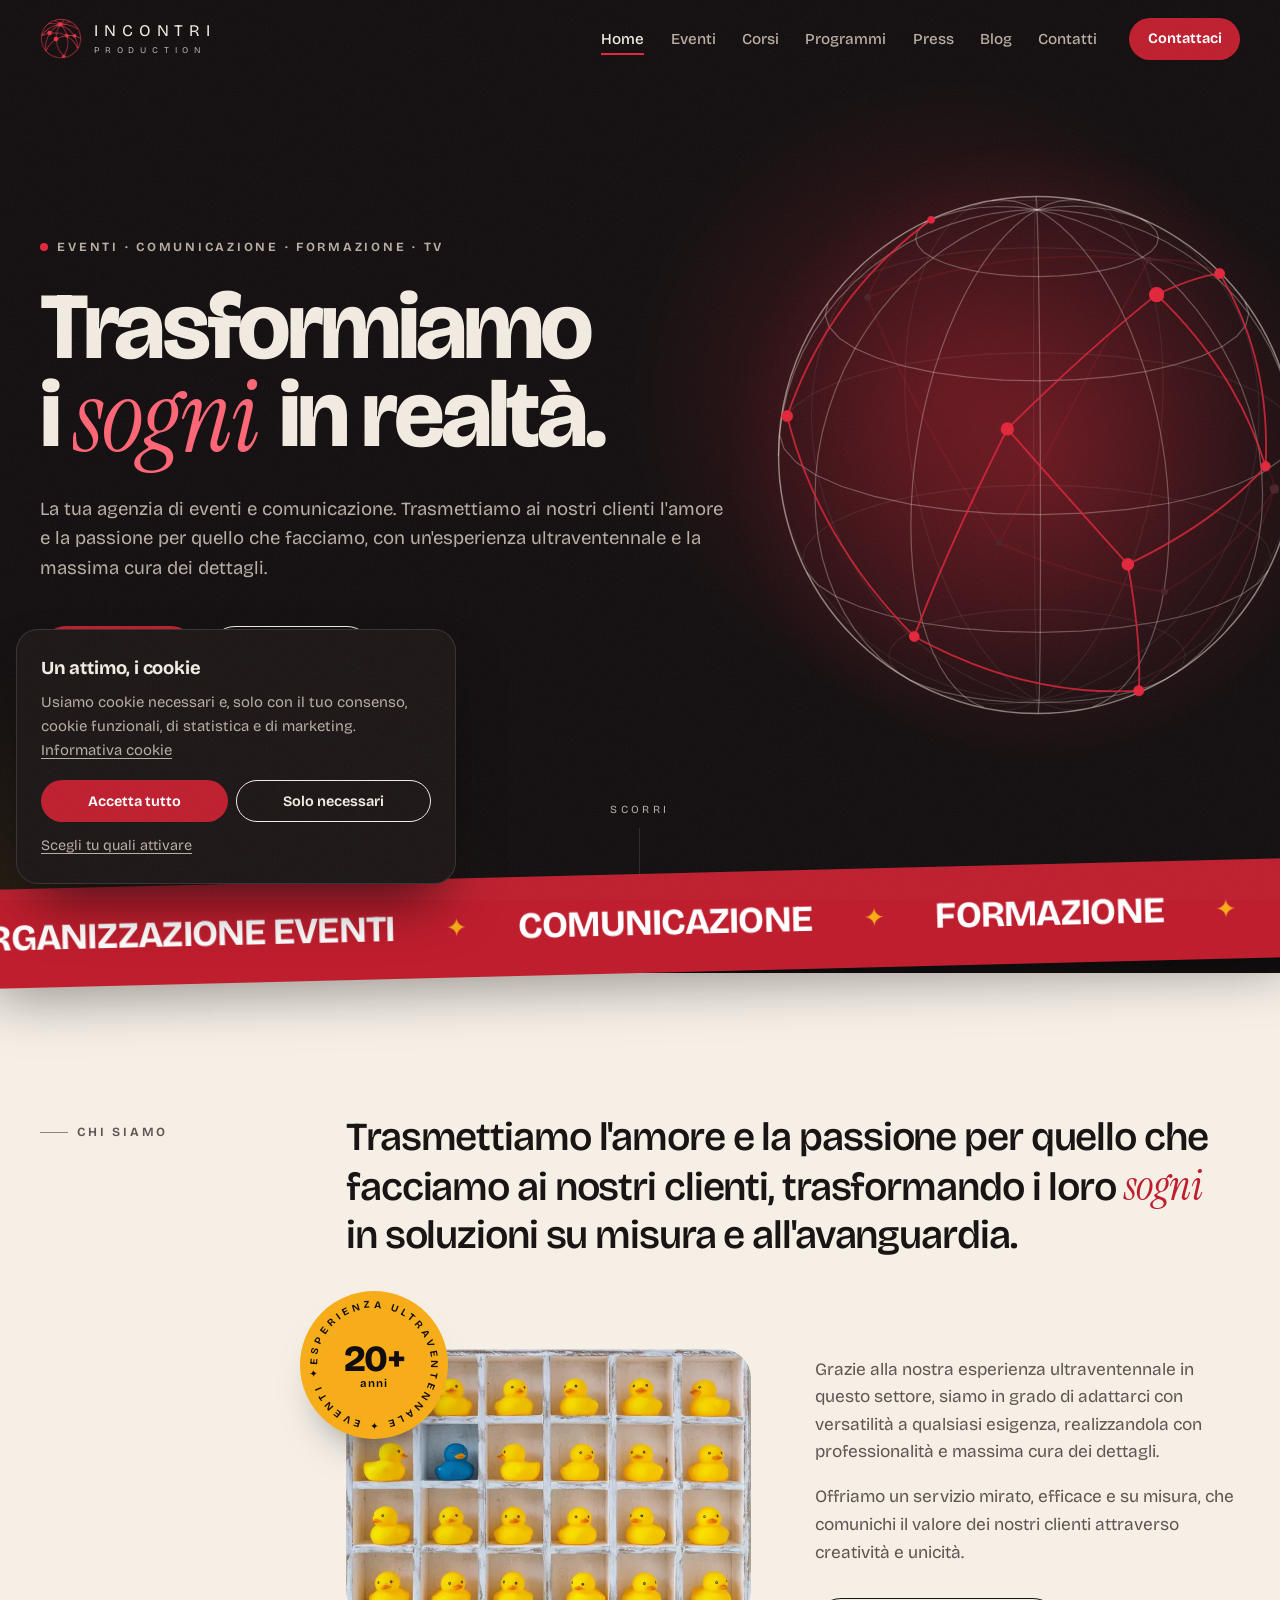
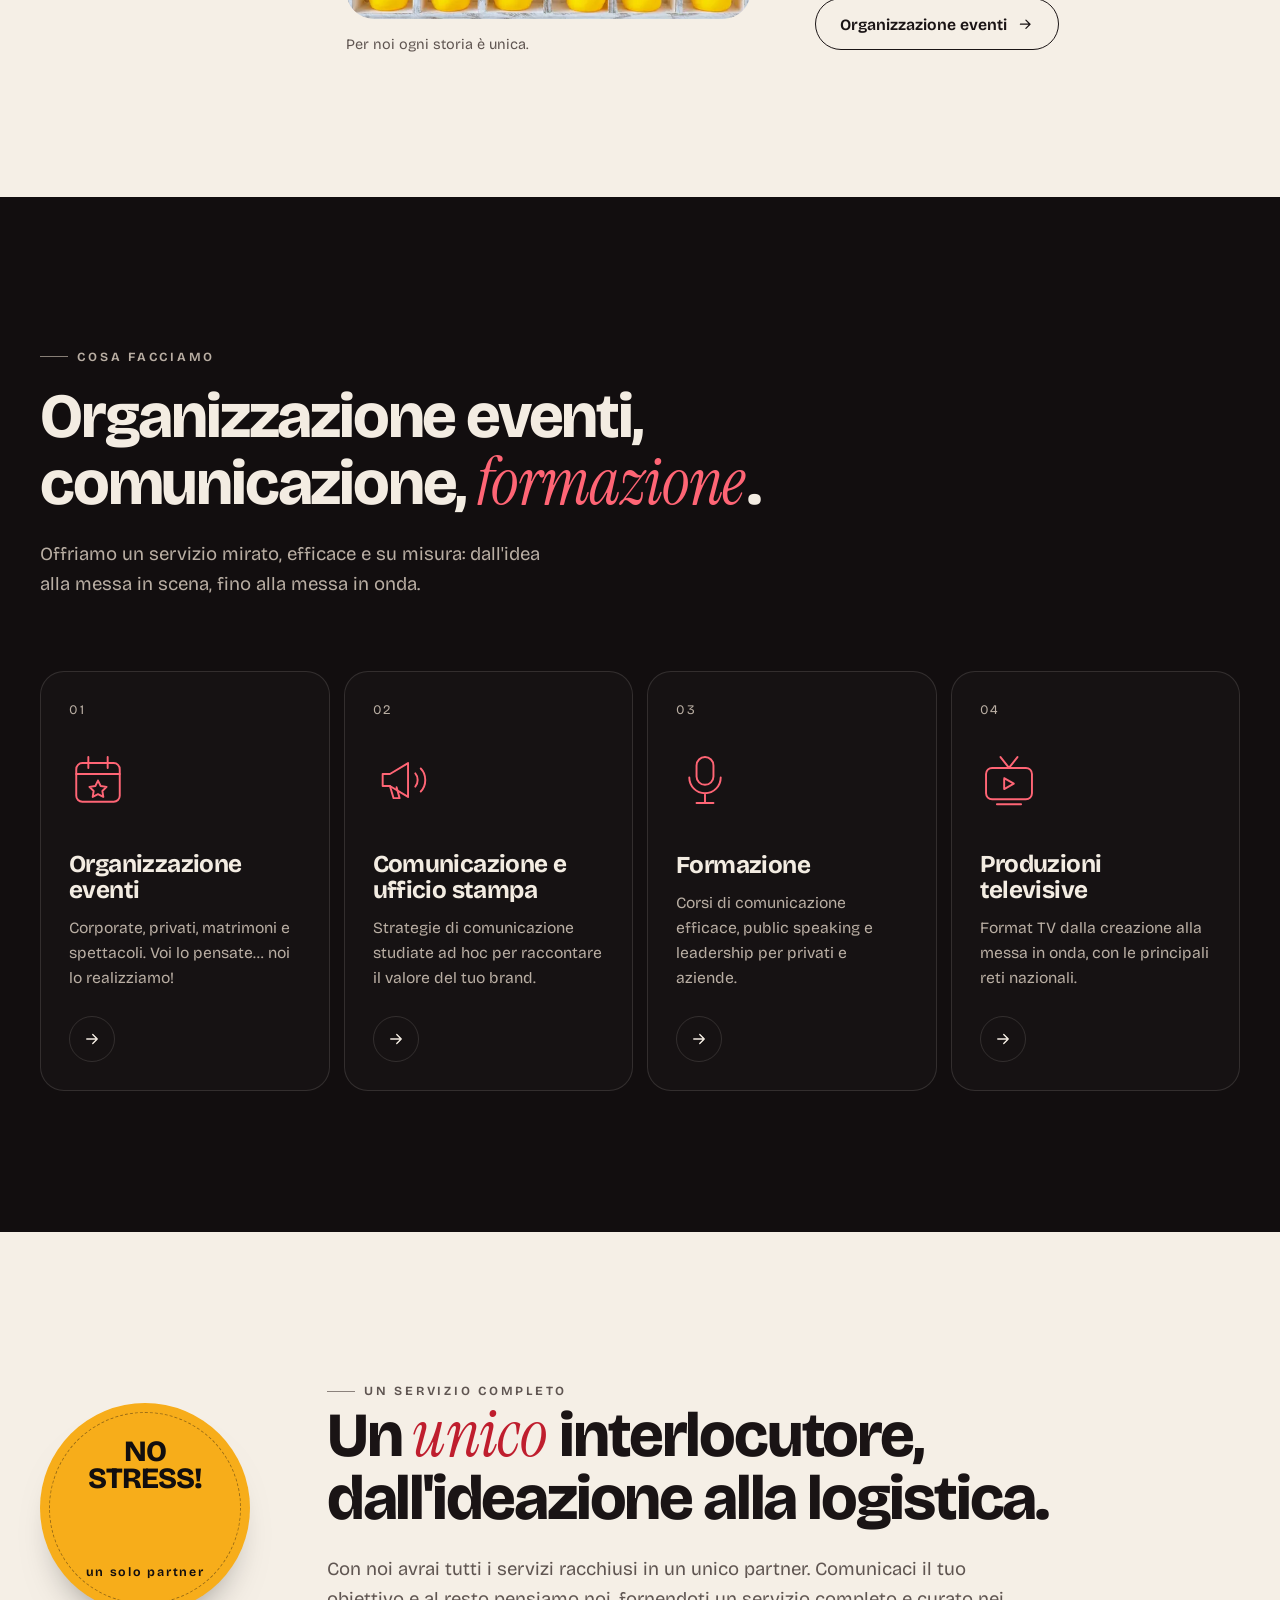
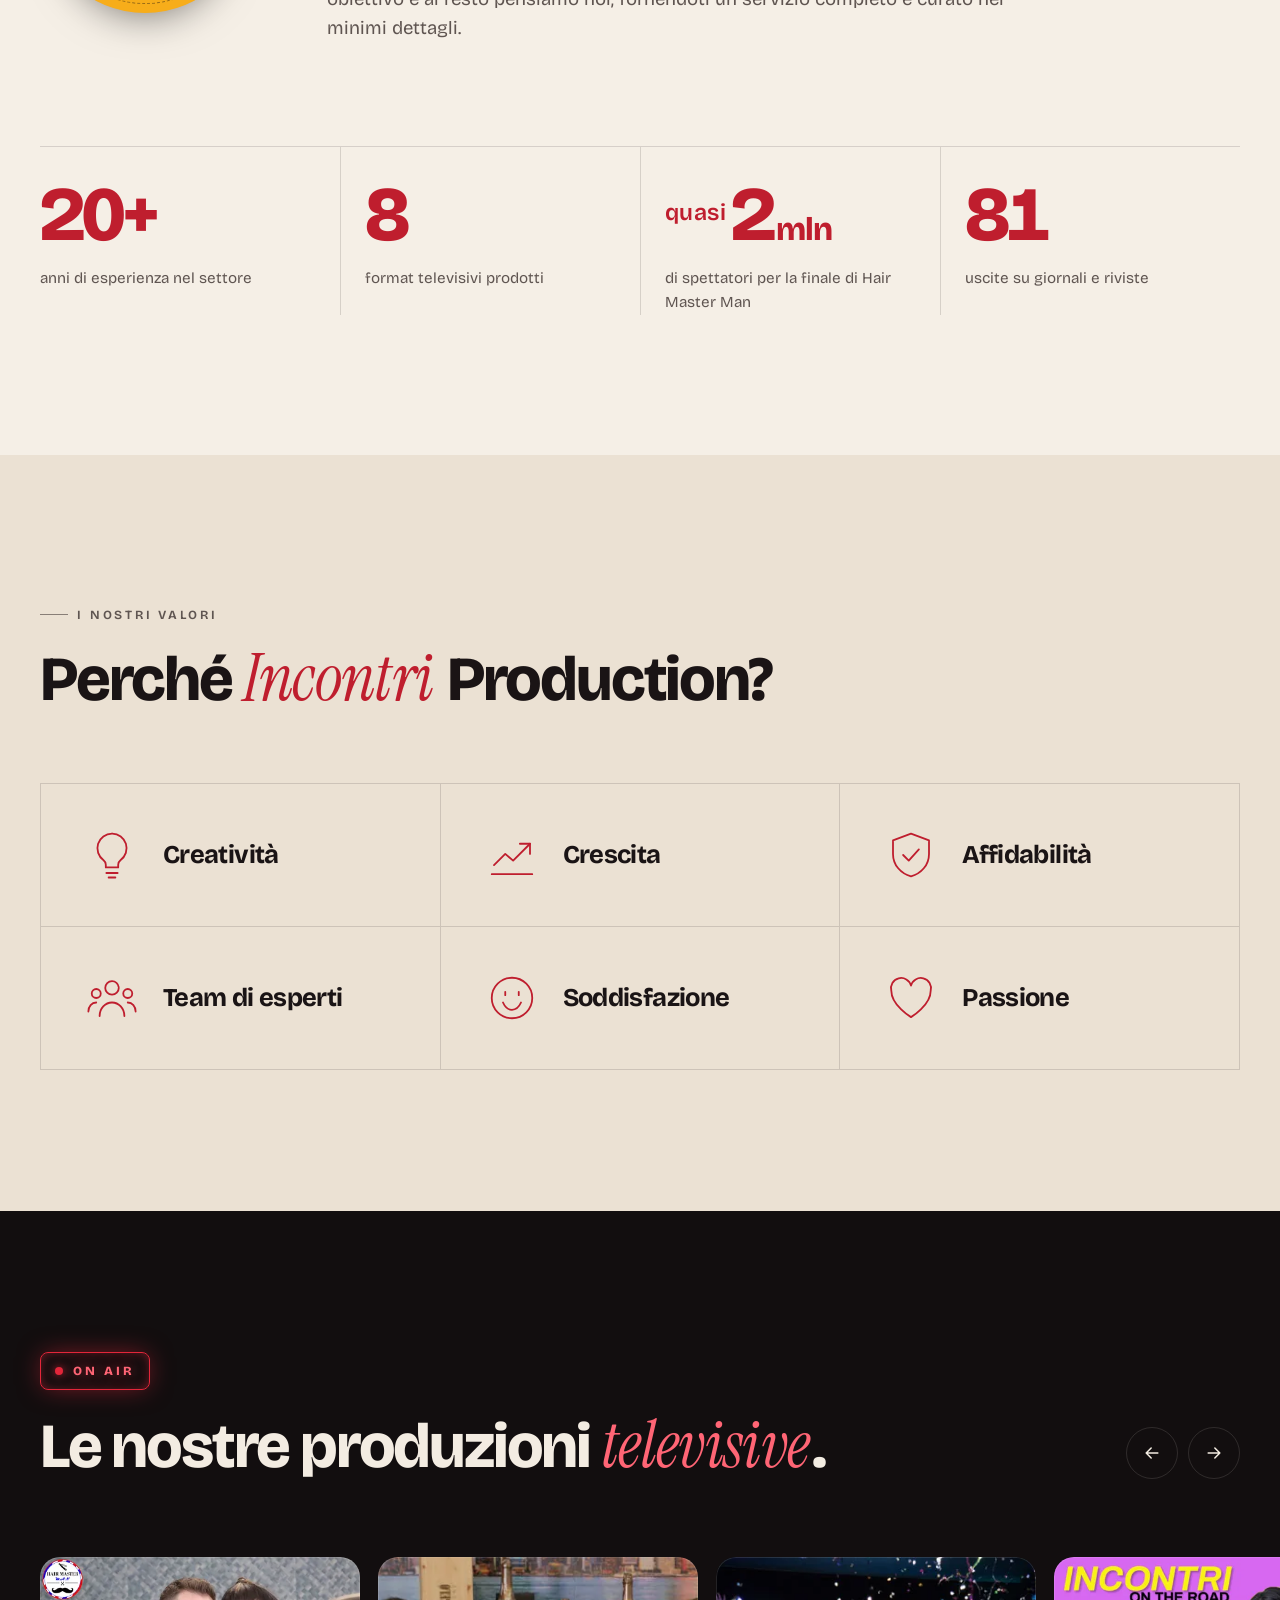
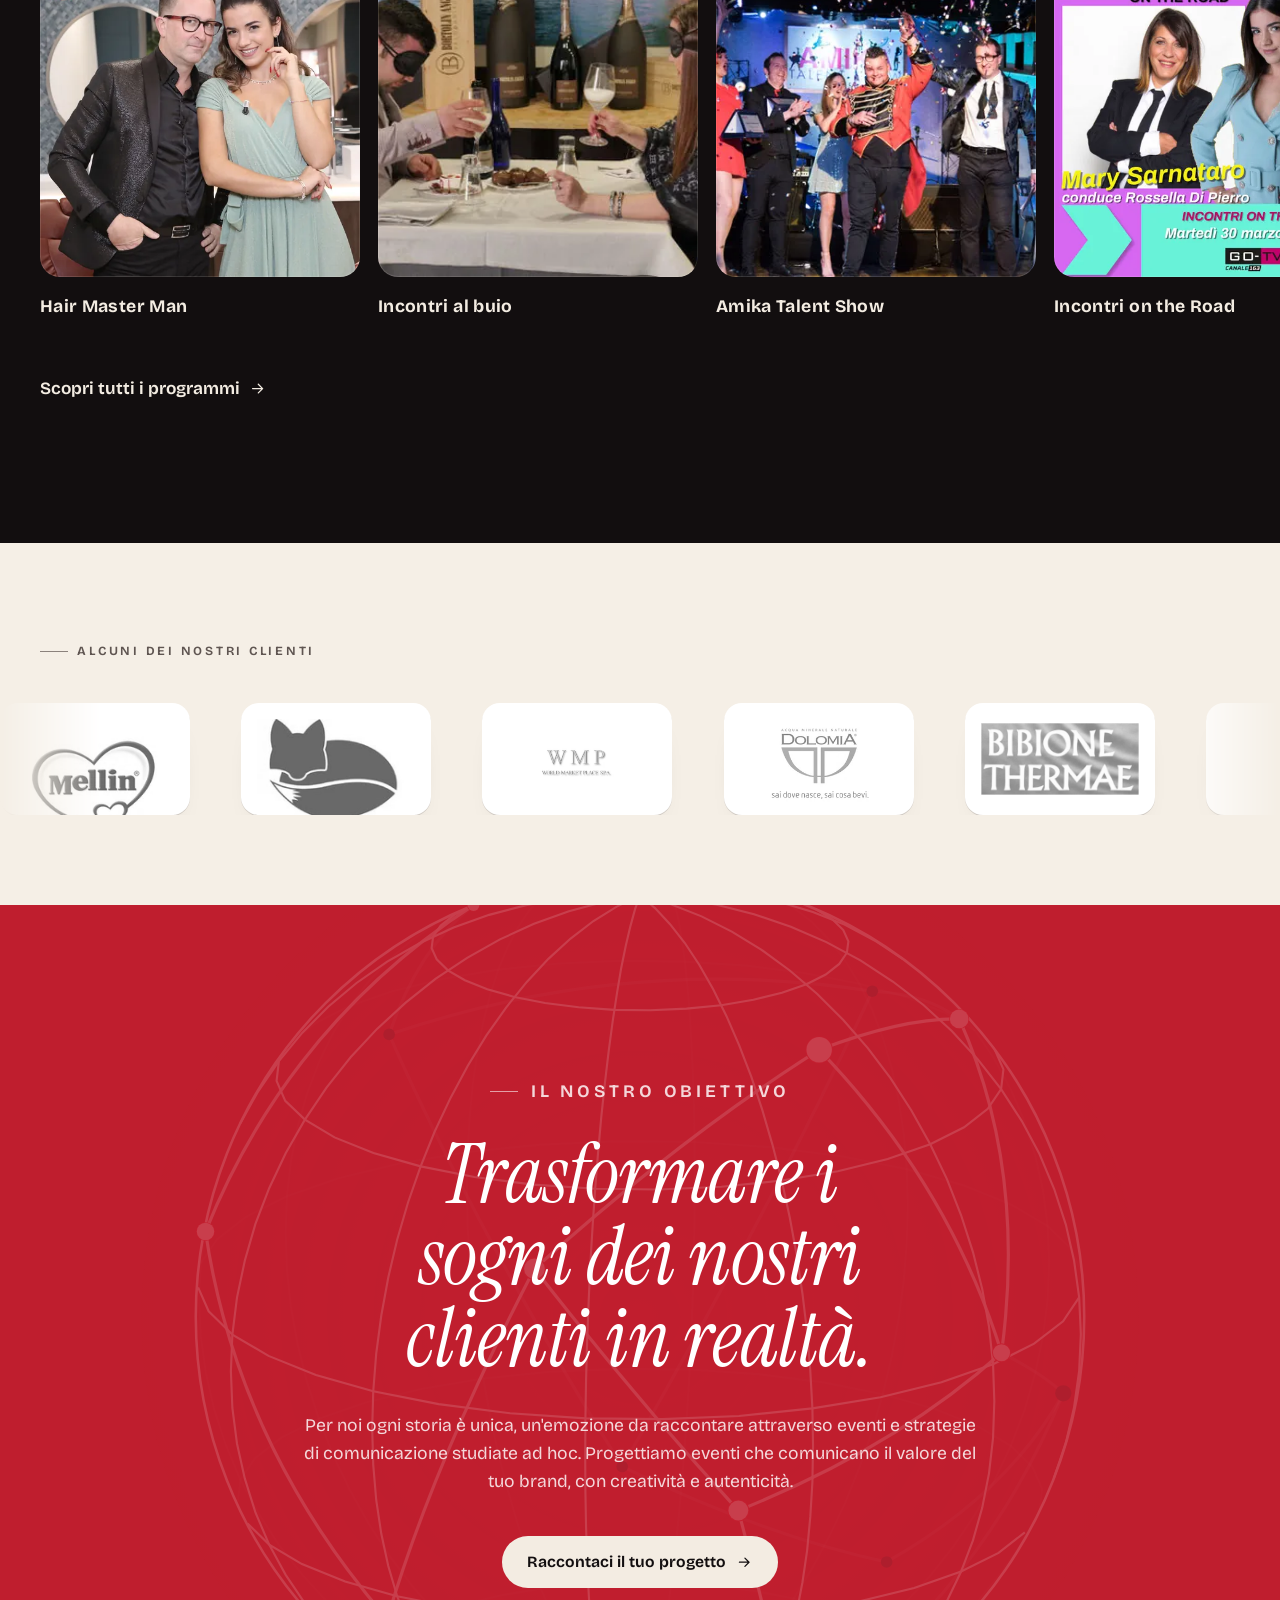
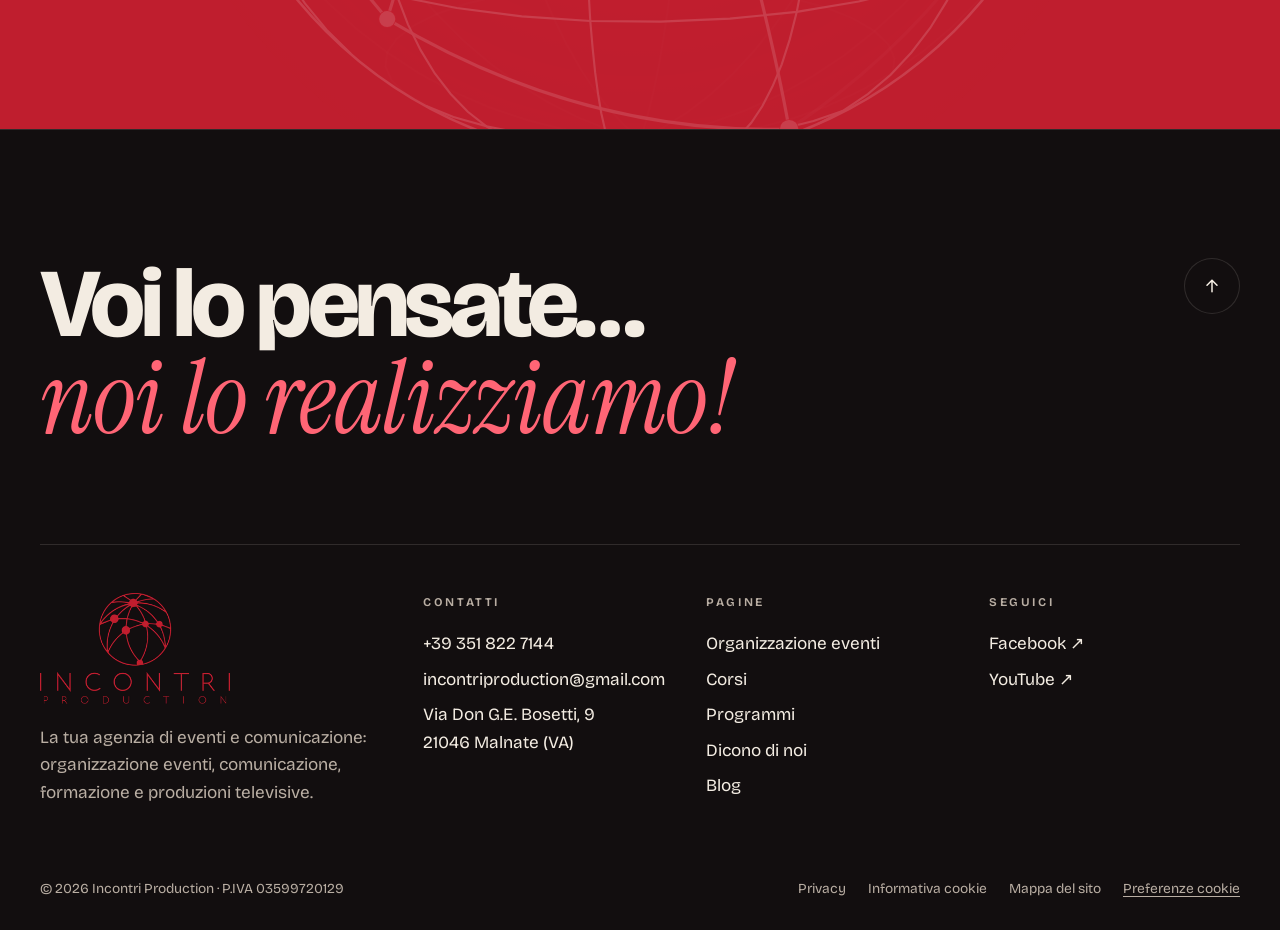
<file: index.html>
<!doctype html>
<html lang="it">
<head>
  <meta charset="utf-8">
  <meta name="viewport" content="width=device-width, initial-scale=1">
  <title>Incontri Production | Agenzia di eventi, comunicazione e produzioni TV</title>
  <meta name="description" content="Organizzazione eventi, comunicazione, formazione e produzioni televisive. Da oltre vent'anni trasformiamo i sogni dei nostri clienti in realtà. Malnate (VA).">
  <link rel="canonical" href="https://www.incontriproduction.it/">
  <meta property="og:type" content="website">
  <meta property="og:locale" content="it_IT">
  <meta property="og:site_name" content="Incontri Production">
  <meta property="og:title" content="Incontri Production | Agenzia di eventi, comunicazione e produzioni TV">
  <meta property="og:description" content="Organizzazione eventi, comunicazione, formazione e produzioni televisive. Da oltre vent'anni trasformiamo i sogni dei nostri clienti in realtà. Malnate (VA).">
  <meta property="og:url" content="https://www.incontriproduction.it/">
  <meta property="og:image" content="https://www.incontriproduction.it/assets/img/condivisione.jpg">
  <meta name="twitter:card" content="summary_large_image">
  <meta name="theme-color" content="#120e0f">
  <link rel="icon" href="favicon.png" type="image/png">
  <link rel="apple-touch-icon" href="apple-touch-icon.png">
  <script>document.documentElement.classList.add('js')</script>
  <link rel="preload" href="assets/fonts/bricolage-grotesque.woff2" as="font" type="font/woff2" crossorigin>
  <link rel="preload" href="assets/fonts/instrument-serif.woff2" as="font" type="font/woff2" crossorigin>
  <link rel="stylesheet" href="assets/css/stile.css?v=2611031225">
  <script src="assets/js/sito.js?v=2611031225" defer></script>
  <script type="application/ld+json">{"@context":"https://schema.org","@type":"Organization","name":"Incontri Production","url":"https://www.incontriproduction.it/","logo":"https://www.incontriproduction.it/assets/img/logo.webp","email":"incontriproduction@gmail.com","telephone":"+39 351 822 7144","vatID":"IT03599720129","address":{"@type":"PostalAddress","streetAddress":"Via Don G.E. Bosetti, 9","postalCode":"21046","addressLocality":"Malnate","addressRegion":"VA","addressCountry":"IT"},"sameAs":["https://www.facebook.com/incontriproduction/","https://www.youtube.com/channel/UCzw4_r2sX473PQl3FXD5Lkw"]}</script>
</head>
<body>
  <a class="skip" href="#contenuto">Vai al contenuto</a>

  <header class="top" data-top>
    <div class="wrap top__row">
      <a class="brand" href="index.html" aria-label="Incontri Production — torna alla home">
        <img src="assets/img/globo.webp" width="96" height="93" alt="">
        <span class="brand__name" aria-hidden="true"><b>Incontri</b><small>Production</small></span>
      </a>
      <nav class="nav" aria-label="Menu principale">
        <ul>
          <li><a href="index.html" aria-current="page">Home</a></li>
          <li><a href="organizzazione-eventi.html">Eventi</a></li>
          <li><a href="corsi.html">Corsi</a></li>
          <li><a href="programmi.html">Programmi</a></li>
          <li><a href="press.html">Press</a></li>
          <li><a href="blog.html">Blog</a></li>
          <li><a href="contatti.html">Contatti</a></li>
        </ul>
      </nav>
      <a class="btn btn--red btn--sm top__cta" href="contatti.html">Contattaci</a>
      <button class="burger" type="button" aria-expanded="false" aria-controls="menu-mobile" data-burger><span></span><span></span><b class="vh">Apri il menu</b></button>
    </div>
  </header>

  <nav class="mnav" id="menu-mobile" aria-label="Menu">
    <ul>
      <li><a href="index.html" aria-current="page" style="--i:0"><small>01</small>Home</a></li>
      <li><a href="organizzazione-eventi.html" style="--i:1"><small>02</small>Eventi</a></li>
      <li><a href="corsi.html" style="--i:2"><small>03</small>Corsi</a></li>
      <li><a href="programmi.html" style="--i:3"><small>04</small>Programmi</a></li>
      <li><a href="press.html" style="--i:4"><small>05</small>Press</a></li>
      <li><a href="blog.html" style="--i:5"><small>06</small>Blog</a></li>
      <li><a href="contatti.html" style="--i:6"><small>07</small>Contatti</a></li>
    </ul>
    <div class="mnav__foot">
      <a href="tel:+393518227144">+39 351 822 7144</a>
      <a href="mailto:incontriproduction@gmail.com">incontriproduction@gmail.com</a>
    </div>
  </nav>

  <main id="contenuto">
    <section class="hero t-dark" data-spot>
      <div class="wrap hero__grid">
        <div class="hero__text">
          <p class="eyebrow eyebrow--live load" style="--d:80ms">Eventi · Comunicazione · Formazione · TV</p>
          <h1 class="split display"><span class="w"><span style="--i:0">Trasformiamo</span></span> <span class="w"><span style="--i:1">i</span></span> <em><span class="w"><span style="--i:2">sogni</span></span></em> <span class="w"><span style="--i:3">in</span></span> <span class="w"><span style="--i:4">realtà.</span></span></h1>
          <p class="lead load" style="--d:650ms">La tua agenzia di eventi e comunicazione. Trasmettiamo ai nostri clienti l'amore e la passione per quello che facciamo, con un'esperienza ultraventennale e la massima cura dei dettagli.</p>
          <div class="btns load" style="--d:800ms">
            <a class="btn btn--red" href="contatti.html">Contattaci <svg viewBox="0 0 24 24" fill="none" stroke="currentColor" stroke-width="1.8" stroke-linecap="round" stroke-linejoin="round" aria-hidden="true"><path d="M5 12h14M13 6l6 6-6 6"/></svg></a>
            <a class="btn btn--ghost" href="#servizi">Cosa facciamo</a>
          </div>
        </div>
        <div class="hero__globe load" style="--d:200ms">
          <svg class="globe" data-globe role="img" aria-label="Un globo di punti collegati: il simbolo di Incontri Production"><circle r="210" class="rim"/></svg>
        </div>
      </div>
      <div class="cue" aria-hidden="true">Scorri<i></i></div>
    </section>

    <div class="band" aria-label="I nostri servizi">
      <div class="marquee " style="--dur:32s"><div class="marquee__track"><span>Organizzazione eventi</span><span>Comunicazione</span><span>Formazione</span><span>Produzioni TV</span><span>Ufficio stampa</span><span>Spettacoli</span><span>Public speaking</span></div><div class="marquee__track" aria-hidden="true"><span>Organizzazione eventi</span><span>Comunicazione</span><span>Formazione</span><span>Produzioni TV</span><span>Ufficio stampa</span><span>Spettacoli</span><span>Public speaking</span></div></div>
    </div>

    <section class="sec t-paper" id="chi-siamo">
      <div class="wrap about__grid">
        <div class="about__label"><p class="eyebrow">Chi siamo</p></div>
        <div class="about__body">
          <p class="hl statement"><span class="hw">Trasmettiamo</span> <span class="hw">l'amore</span> <span class="hw">e</span> <span class="hw">la</span> <span class="hw">passione</span> <span class="hw">per</span> <span class="hw">quello</span> <span class="hw">che</span> <span class="hw">facciamo</span> <span class="hw">ai</span> <span class="hw">nostri</span> <span class="hw">clienti,</span> <span class="hw">trasformando</span> <span class="hw">i</span> <span class="hw">loro</span> <em><span class="hw">sogni</span></em> <span class="hw">in</span> <span class="hw">soluzioni</span> <span class="hw">su</span> <span class="hw">misura</span> <span class="hw">e</span> <span class="hw">all'avanguardia.</span></p>
          <div class="about__more">
            <div class="photo rv">
              <div class="badge" aria-hidden="true">
                <svg viewBox="0 0 150 150"><defs><path id="cerchio" d="M75 75m-58 0a58 58 0 1 1 116 0a58 58 0 1 1-116 0"/></defs><text><textPath href="#cerchio" textLength="362" lengthAdjust="spacing">Esperienza ultraventennale ✦ Eventi ✦</textPath></text></svg>
                <b>20+<small>anni</small></b>
              </div>
              <figure class="rv-clip parallax"><img src="assets/img/chi-siamo.webp" alt="Tante paperelle gialle e una sola blu: ogni storia è unica" width="1040" height="693" loading="lazy" decoding="async" srcset="assets/img/chi-siamo-640.webp 640w, assets/img/chi-siamo.webp 1040w" sizes="(max-width: 860px) 100vw, 45vw"></figure>
              <p class="muted" style="margin-top:14px;font-size:.9rem">Per noi ogni storia è unica.</p>
            </div>
            <div class="rv" style="--d:120ms">
              <p>Grazie alla nostra esperienza ultraventennale in questo settore, siamo in grado di adattarci con versatilità a qualsiasi esigenza, realizzandola con professionalità e massima cura dei dettagli.</p>
              <p>Offriamo un servizio mirato, efficace e su misura, che comunichi il valore dei nostri clienti attraverso creatività e unicità.</p>
              <div class="btns"><a class="btn btn--ghost" href="organizzazione-eventi.html">Organizzazione eventi <svg viewBox="0 0 24 24" fill="none" stroke="currentColor" stroke-width="1.8" stroke-linecap="round" stroke-linejoin="round" aria-hidden="true"><path d="M5 12h14M13 6l6 6-6 6"/></svg></a></div>
            </div>
          </div>
        </div>
      </div>
    </section>

    <section class="sec t-dark" id="servizi">
      <div class="wrap">
        <div class="head">
          <div>
            <p class="eyebrow rv">Cosa facciamo</p>
            <h2 class="title rv" style="--d:80ms">Organizzazione eventi,<br>comunicazione, <em>formazione</em>.</h2>
          </div>
          <p class="lead rv" style="--d:160ms">Offriamo un servizio mirato, efficace e su misura: dall'idea alla messa in scena, fino alla messa in onda.</p>
        </div>
        <div class="cards">
          <a class="card rv" href="organizzazione-eventi.html">
            <span class="card__num">01</span>
            <svg class="ico" viewBox="0 0 48 48" aria-hidden="true"><rect pathLength="1" x="6" y="10" width="36" height="32" rx="5"/><path pathLength="1" d="M6 19h36M16 5v9M32 5v9"/><path pathLength="1" d="M24 24.5l2.2 4.5 4.9.7-3.5 3.4.8 4.9-4.4-2.3-4.4 2.3.8-4.9-3.5-3.4 4.9-.7z"/></svg>
            <h3>Organizzazione eventi</h3>
            <p>Corporate, privati, matrimoni e spettacoli. Voi lo pensate… noi lo realizziamo!</p>
            <span class="card__go"><svg viewBox="0 0 24 24" fill="none" stroke="currentColor" stroke-width="1.8" stroke-linecap="round" stroke-linejoin="round" aria-hidden="true"><path d="M5 12h14M13 6l6 6-6 6"/></svg></span>
          </a>
          <a class="card rv" href="press.html" style="--d:90ms">
            <span class="card__num">02</span>
            <svg class="ico" viewBox="0 0 48 48" aria-hidden="true"><path pathLength="1" d="M8 19v10h6l15 9V10l-15 9H8z"/><path pathLength="1" d="M35 18.5c2.6 2.8 2.6 8.2 0 11M39.5 14.5c5 5 5 14 0 19"/><path pathLength="1" d="M14 29l3 10h5l-2.5-9"/></svg>
            <h3>Comunicazione e ufficio stampa</h3>
            <p>Strategie di comunicazione studiate ad hoc per raccontare il valore del tuo brand.</p>
            <span class="card__go"><svg viewBox="0 0 24 24" fill="none" stroke="currentColor" stroke-width="1.8" stroke-linecap="round" stroke-linejoin="round" aria-hidden="true"><path d="M5 12h14M13 6l6 6-6 6"/></svg></span>
          </a>
          <a class="card rv" href="corsi.html" style="--d:180ms">
            <span class="card__num">03</span>
            <svg class="ico" viewBox="0 0 48 48" aria-hidden="true"><rect pathLength="1" x="17" y="5" width="14" height="23" rx="7"/><path pathLength="1" d="M11 22a13 13 0 0 0 26 0M24 35v8M17 43h14"/></svg>
            <h3>Formazione</h3>
            <p>Corsi di comunicazione efficace, public speaking e leadership per privati e aziende.</p>
            <span class="card__go"><svg viewBox="0 0 24 24" fill="none" stroke="currentColor" stroke-width="1.8" stroke-linecap="round" stroke-linejoin="round" aria-hidden="true"><path d="M5 12h14M13 6l6 6-6 6"/></svg></span>
          </a>
          <a class="card rv" href="programmi.html" style="--d:270ms">
            <span class="card__num">04</span>
            <svg class="ico" viewBox="0 0 48 48" aria-hidden="true"><rect pathLength="1" x="5" y="14" width="38" height="26" rx="5"/><path pathLength="1" d="M17 5l7 9 7-9M14 44h20"/><path pathLength="1" d="M20 22.5v9l8-4.5z"/></svg>
            <h3>Produzioni televisive</h3>
            <p>Format TV dalla creazione alla messa in onda, con le principali reti nazionali.</p>
            <span class="card__go"><svg viewBox="0 0 24 24" fill="none" stroke="currentColor" stroke-width="1.8" stroke-linecap="round" stroke-linejoin="round" aria-hidden="true"><path d="M5 12h14M13 6l6 6-6 6"/></svg></span>
          </a>
        </div>
      </div>
    </section>

    <section class="sec t-paper">
      <div class="wrap">
        <div class="nostress">
          <div class="sticker rv" aria-hidden="true">NO<br>STRESS!<small>un solo partner</small></div>
          <div>
            <p class="eyebrow rv">Un servizio completo</p>
            <h2 class="hl title rv" style="--d:80ms"><span class="hw">Un</span> <em><span class="hw">unico</span></em> <span class="hw">interlocutore,</span> <span class="hw">dall'ideazione</span> <span class="hw">alla</span> <span class="hw">logistica.</span></h2>
            <p class="lead rv" style="--d:160ms">Con noi avrai tutti i servizi racchiusi in un unico partner. Comunicaci il tuo obiettivo e al resto pensiamo noi, fornendoti un servizio completo e curato nei minimi dettagli.</p>
          </div>
        </div>
        <div class="stats">
          <div class="stat rv"><b><span data-count="20" data-suffix="+">20+</span></b><span>anni di esperienza nel settore</span></div>
          <div class="stat rv" style="--d:90ms"><b><span data-count="8">8</span></b><span>format televisivi prodotti</span></div>
          <div class="stat rv" style="--d:180ms"><b><small>quasi</small><span data-count="2">2</span><i>mln</i></b><span>di spettatori per la finale di Hair Master Man</span></div>
          <div class="stat rv" style="--d:270ms"><b><span data-count="81">81</span></b><span>uscite su giornali e riviste</span></div>
        </div>
      </div>
    </section>

    <section class="sec t-beige">
      <div class="wrap">
        <div class="head">
          <div>
            <p class="eyebrow rv">I nostri valori</p>
            <h2 class="title rv" style="--d:80ms">Perché <em>Incontri</em> Production?</h2>
          </div>
        </div>
        <div class="values">
          <div class="value rv"><svg class="ico" viewBox="0 0 48 48" aria-hidden="true"><path pathLength="1" d="M24 5a13 13 0 0 0-7.5 23.6c1.3 1 2 2.4 2 4V35h11v-2.4c0-1.6.7-3 2-4A13 13 0 0 0 24 5z"/><path pathLength="1" d="M19 40h10M21 44h6"/></svg><h3>Creatività</h3></div>
          <div class="value rv" style="--d:80ms"><svg class="ico" viewBox="0 0 48 48" aria-hidden="true"><path pathLength="1" d="M6 41h36"/><path pathLength="1" d="M8 33l10-10 7 6 15-15"/><path pathLength="1" d="M31 14h9v9"/></svg><h3>Crescita</h3></div>
          <div class="value rv" style="--d:160ms"><svg class="ico" viewBox="0 0 48 48" aria-hidden="true"><path pathLength="1" d="M24 5l16 6v12c0 10-7 17.5-16 20-9-2.5-16-10-16-20V11z"/><path pathLength="1" d="M17 24l5 5 9-10"/></svg><h3>Affidabilità</h3></div>
          <div class="value rv"><svg class="ico" viewBox="0 0 48 48" aria-hidden="true"><circle pathLength="1" cx="24" cy="15" r="6"/><path pathLength="1" d="M13 40c0-6.6 4.9-12 11-12s11 5.4 11 12"/><circle pathLength="1" cx="10" cy="20" r="4"/><circle pathLength="1" cx="38" cy="20" r="4"/><path pathLength="1" d="M3 36c0-4.4 3-8 7-8M45 36c0-4.4-3-8-7-8"/></svg><h3>Team di esperti</h3></div>
          <div class="value rv" style="--d:80ms"><svg class="ico" viewBox="0 0 48 48" aria-hidden="true"><circle pathLength="1" cx="24" cy="24" r="18"/><path pathLength="1" d="M16 28c2 4.5 5 6.5 8 6.5s6-2 8-6.5M18 18.5v3M30 18.5v3"/></svg><h3>Soddisfazione</h3></div>
          <div class="value rv" style="--d:160ms"><svg class="ico" viewBox="0 0 48 48" aria-hidden="true"><path pathLength="1" d="M24 41S6.5 30.5 6.5 17.5A9 9 0 0 1 24 13a9 9 0 0 1 17.5 4.5C41.5 30.5 24 41 24 41z"/></svg><h3>Passione</h3></div>
        </div>
      </div>
    </section>

    <section class="sec t-dark" aria-labelledby="tit-prog">
      <div class="wrap">
        <div class="head">
          <div>
            <span class="onair rv">ON AIR</span>
            <h2 class="title rv" id="tit-prog" style="--d:80ms">Le nostre produzioni <em>televisive</em>.</h2>
          </div>
          <div class="rail-nav rv" data-rail-nav="#rail-prog">
            <button type="button" data-dir="-1" aria-label="Programma precedente"><svg viewBox="0 0 24 24" fill="none" stroke="currentColor" stroke-width="1.8" stroke-linecap="round" stroke-linejoin="round" aria-hidden="true"><path d="M5 12h14M13 6l6 6-6 6"/></svg></button>
            <button type="button" data-dir="1" aria-label="Programma successivo"><svg viewBox="0 0 24 24" fill="none" stroke="currentColor" stroke-width="1.8" stroke-linecap="round" stroke-linejoin="round" aria-hidden="true"><path d="M5 12h14M13 6l6 6-6 6"/></svg></button>
          </div>
        </div>
      </div>
      <ul class="rail" id="rail-prog">
        <li class="poster rv"><a href="programmi.html#hair-master-man"><div class="poster__img"><img src="assets/img/programmi/hair-master-man.webp" alt="Hair Master Man" width="520" height="520" loading="lazy" decoding="async"></div><h3>Hair Master Man</h3></a></li>
        <li class="poster rv" style="--d:80ms"><a href="programmi.html#incontri-al-buio"><div class="poster__img"><img src="assets/img/programmi/incontri-al-buio.webp" alt="Incontri al buio" width="509" height="307" loading="lazy" decoding="async"></div><h3>Incontri al buio</h3></a></li>
        <li class="poster rv" style="--d:160ms"><a href="programmi.html#amika-talent-show"><div class="poster__img"><img src="assets/img/programmi/amika-talent-show.webp" alt="Amika Talent Show" width="520" height="347" loading="lazy" decoding="async"></div><h3>Amika Talent Show</h3></a></li>
        <li class="poster rv" style="--d:240ms"><a href="programmi.html#incontri-on-the-road"><div class="poster__img"><img src="assets/img/programmi/incontri-on-the-road.webp" alt="Incontri on the Road" width="520" height="520" loading="lazy" decoding="async"></div><h3>Incontri on the Road</h3></a></li>
        <li class="poster"><a href="programmi.html#incontri-con-l-informazione"><div class="poster__img"><img src="assets/img/programmi/incontri-con-informazione.webp" alt="Incontri con l'informazione" width="520" height="520" loading="lazy" decoding="async"></div><h3>Incontri con l'informazione</h3></a></li>
        <li class="poster"><a href="programmi.html#il-bosco-segreto"><div class="poster__img"><img src="assets/img/programmi/il-bosco-segreto.webp" alt="Il bosco segreto" width="520" height="520" loading="lazy" decoding="async"></div><h3>Il bosco segreto</h3></a></li>
        <li class="poster"><a href="programmi.html#hard-comedy"><div class="poster__img"><img src="assets/img/programmi/hard-comedy.webp" alt="Hard Comedy" width="520" height="539" loading="lazy" decoding="async"></div><h3>Hard Comedy</h3></a></li>
        <li class="poster"><a href="programmi.html#gran-varieta"><div class="poster__img"><img src="assets/img/programmi/gran-varieta.webp" alt="Gran Varietà" width="520" height="586" loading="lazy" decoding="async"></div><h3>Gran Varietà</h3></a></li>
      </ul>
      <div class="wrap" style="margin-top:28px">
        <a class="link rv" href="programmi.html">Scopri tutti i programmi <svg viewBox="0 0 24 24" fill="none" stroke="currentColor" stroke-width="1.8" stroke-linecap="round" stroke-linejoin="round" aria-hidden="true"><path d="M5 12h14M13 6l6 6-6 6"/></svg></a>
      </div>
    </section>

    <section class="sec sec--tight t-paper" aria-labelledby="tit-clienti">
      <div class="wrap">
        <p class="eyebrow rv" id="tit-clienti" style="margin-bottom:34px">Alcuni dei nostri clienti</p>
      </div>
      <div class="marquee logos" style="--dur:46s"><div class="marquee__track"><div class="logo"><img src="assets/img/clienti/cliente-01.webp" alt="Mellin" width="198" height="160" loading="lazy" decoding="async"></div><div class="logo"><img src="assets/img/clienti/cliente-02.webp" alt="Felmoka" width="170" height="160" loading="lazy" decoding="async"></div><div class="logo"><img src="assets/img/clienti/cliente-03.webp" alt="WMP World Market Place" width="570" height="160" loading="lazy" decoding="async"></div><div class="logo"><img src="assets/img/clienti/cliente-04.webp" alt="Acqua Minerale Dolomia" width="290" height="160" loading="lazy" decoding="async"></div><div class="logo"><img src="assets/img/clienti/cliente-05.webp" alt="Bibione Thermae" width="352" height="160" loading="lazy" decoding="async"></div><div class="logo"><img src="assets/img/clienti/cliente-06.webp" alt="958 Santero" width="398" height="160" loading="lazy" decoding="async"></div><div class="logo"><img src="assets/img/clienti/cliente-08.webp" alt="Iveco" width="284" height="160" loading="lazy" decoding="async"></div><div class="logo"><img src="assets/img/clienti/cliente-09.webp" alt="Audi" width="284" height="160" loading="lazy" decoding="async"></div><div class="logo"><img src="assets/img/clienti/cliente-10.webp" alt="Amika" width="160" height="160" loading="lazy" decoding="async"></div><div class="logo"><img src="assets/img/clienti/cliente-11.webp" alt="MediCuore" width="317" height="160" loading="lazy" decoding="async"></div><div class="logo"><img src="assets/img/clienti/cliente-12.webp" alt="Cliente di Napoli" width="205" height="160" loading="lazy" decoding="async"></div><div class="logo"><img src="assets/img/clienti/cliente-13.webp" alt="Paese dei Ragazzi Openair" width="160" height="160" loading="lazy" decoding="async"></div></div><div class="marquee__track" aria-hidden="true"><div class="logo"><img src="assets/img/clienti/cliente-01.webp" alt="Mellin" width="198" height="160" loading="lazy" decoding="async"></div><div class="logo"><img src="assets/img/clienti/cliente-02.webp" alt="Felmoka" width="170" height="160" loading="lazy" decoding="async"></div><div class="logo"><img src="assets/img/clienti/cliente-03.webp" alt="WMP World Market Place" width="570" height="160" loading="lazy" decoding="async"></div><div class="logo"><img src="assets/img/clienti/cliente-04.webp" alt="Acqua Minerale Dolomia" width="290" height="160" loading="lazy" decoding="async"></div><div class="logo"><img src="assets/img/clienti/cliente-05.webp" alt="Bibione Thermae" width="352" height="160" loading="lazy" decoding="async"></div><div class="logo"><img src="assets/img/clienti/cliente-06.webp" alt="958 Santero" width="398" height="160" loading="lazy" decoding="async"></div><div class="logo"><img src="assets/img/clienti/cliente-08.webp" alt="Iveco" width="284" height="160" loading="lazy" decoding="async"></div><div class="logo"><img src="assets/img/clienti/cliente-09.webp" alt="Audi" width="284" height="160" loading="lazy" decoding="async"></div><div class="logo"><img src="assets/img/clienti/cliente-10.webp" alt="Amika" width="160" height="160" loading="lazy" decoding="async"></div><div class="logo"><img src="assets/img/clienti/cliente-11.webp" alt="MediCuore" width="317" height="160" loading="lazy" decoding="async"></div><div class="logo"><img src="assets/img/clienti/cliente-12.webp" alt="Cliente di Napoli" width="205" height="160" loading="lazy" decoding="async"></div><div class="logo"><img src="assets/img/clienti/cliente-13.webp" alt="Paese dei Ragazzi Openair" width="160" height="160" loading="lazy" decoding="async"></div></div></div>
    </section>

    <section class="sec goal t-red">
      <svg class="goal__deco globe" data-globe data-static aria-hidden="true"></svg>
      <div class="wrap">
        <p class="eyebrow rv">Il nostro obiettivo</p>
        <blockquote class="rv" style="--d:80ms">Trasformare i sogni dei nostri clienti in realtà.</blockquote>
        <p class="rv" style="--d:160ms">Per noi ogni storia è unica, un'emozione da raccontare attraverso eventi e strategie di comunicazione studiate ad hoc. Progettiamo eventi che comunicano il valore del tuo brand, con creatività e autenticità.</p>
        <div class="btns rv" style="--d:240ms"><a class="btn btn--cream" href="contatti.html">Raccontaci il tuo progetto <svg viewBox="0 0 24 24" fill="none" stroke="currentColor" stroke-width="1.8" stroke-linecap="round" stroke-linejoin="round" aria-hidden="true"><path d="M5 12h14M13 6l6 6-6 6"/></svg></a></div>
      </div>
    </section>
  </main>

  <footer class="foot">
    <div class="wrap">
      <a class="foot__big" href="contatti.html">Voi lo pensate…<br><em>noi lo realizziamo!</em></a>
      <a class="totop" href="#contenuto" aria-label="Torna su"><svg viewBox="0 0 24 24" fill="none" stroke="currentColor" stroke-width="1.8" stroke-linecap="round" stroke-linejoin="round" aria-hidden="true"><path d="M5 12h14M13 6l6 6-6 6"/></svg></a>
      <div class="foot__grid">
        <div class="foot__brand">
          <img class="foot__logo" src="assets/img/logo.webp" alt="Incontri Production" loading="lazy" width="354" height="206" loading="lazy" decoding="async">
          <p>La tua agenzia di eventi e comunicazione: organizzazione eventi, comunicazione, formazione e produzioni televisive.</p>
        </div>
        <div>
          <h4>Contatti</h4>
          <ul>
            <li><a href="tel:+393518227144">+39 351 822 7144</a></li>
            <li><a href="mailto:incontriproduction@gmail.com">incontriproduction@gmail.com</a></li>
            <li>Via Don G.E. Bosetti, 9<br>21046 Malnate (VA)</li>
          </ul>
        </div>
        <div>
          <h4>Pagine</h4>
          <ul>
            <li><a href="organizzazione-eventi.html">Organizzazione eventi</a></li>
            <li><a href="corsi.html">Corsi</a></li>
            <li><a href="programmi.html">Programmi</a></li>
            <li><a href="press.html">Dicono di noi</a></li>
            <li><a href="blog.html">Blog</a></li>
          </ul>
        </div>
        <div>
          <h4>Seguici</h4>
          <ul>
            <li><a href="https://www.facebook.com/incontriproduction/" target="_blank" rel="noopener">Facebook ↗</a></li>
            <li><a href="https://www.youtube.com/channel/UCzw4_r2sX473PQl3FXD5Lkw" target="_blank" rel="noopener">YouTube ↗</a></li>
          </ul>
        </div>
      </div>
      <div class="foot__bottom">
        <p>© 2026 Incontri Production · P.IVA 03599720129</p>
        <ul>
          <li><a href="privacy.html">Privacy</a></li>
          <li><a href="cookie.html">Informativa cookie</a></li>
          <li><a href="sitemap.html">Mappa del sito</a></li>
          <li><button type="button" data-cookie-open>Preferenze cookie</button></li>
        </ul>
      </div>
    </div>
  </footer>

  <section class="cookie" data-cookie aria-labelledby="cookie-titolo" hidden>
    <h2 id="cookie-titolo">Un attimo, i cookie</h2>
    <p>Usiamo cookie necessari e, solo con il tuo consenso, cookie funzionali, di statistica e di marketing. <a href="cookie.html">Informativa cookie</a></p>
    <div class="btns">
      <button class="btn btn--red btn--sm" type="button" data-cookie-all>Accetta tutto</button>
      <button class="btn btn--ghost btn--sm" type="button" data-cookie-none>Solo necessari</button>
    </div>
    <button class="cookie__more" type="button" aria-expanded="false" data-cookie-more>Scegli tu quali attivare</button>
    <div class="cookie__prefs" data-cookie-prefs hidden>
      <label>Necessari (sempre attivi) <input class="switch" type="checkbox" checked disabled></label>
      <label>Funzionali <input class="switch" type="checkbox" data-cookie-toggle="functional"></label>
      <label>Statistiche <input class="switch" type="checkbox" data-cookie-toggle="analytics"></label>
      <label>Marketing / terze parti <input class="switch" type="checkbox" data-cookie-toggle="marketing"></label>
      <div class="btns"><button class="btn btn--cream btn--sm" type="button" data-cookie-save>Salva le scelte</button></div>
    </div>
  </section>

  <!-- Google Analytics: parte solo dopo il consenso "Statistiche". Sostituire GA_MEASUREMENT_ID con il codice vero. -->
  <script type="text/plain" data-cookie-category="analytics" data-src="https://www.googletagmanager.com/gtag/js?id=GA_MEASUREMENT_ID"></script>
  <script type="text/plain" data-cookie-category="analytics">
    window.dataLayer = window.dataLayer || [];
    function gtag(){dataLayer.push(arguments);}
    gtag('js', new Date());
    gtag('config', 'GA_MEASUREMENT_ID');
  </script>
</body>
</html>
</file>
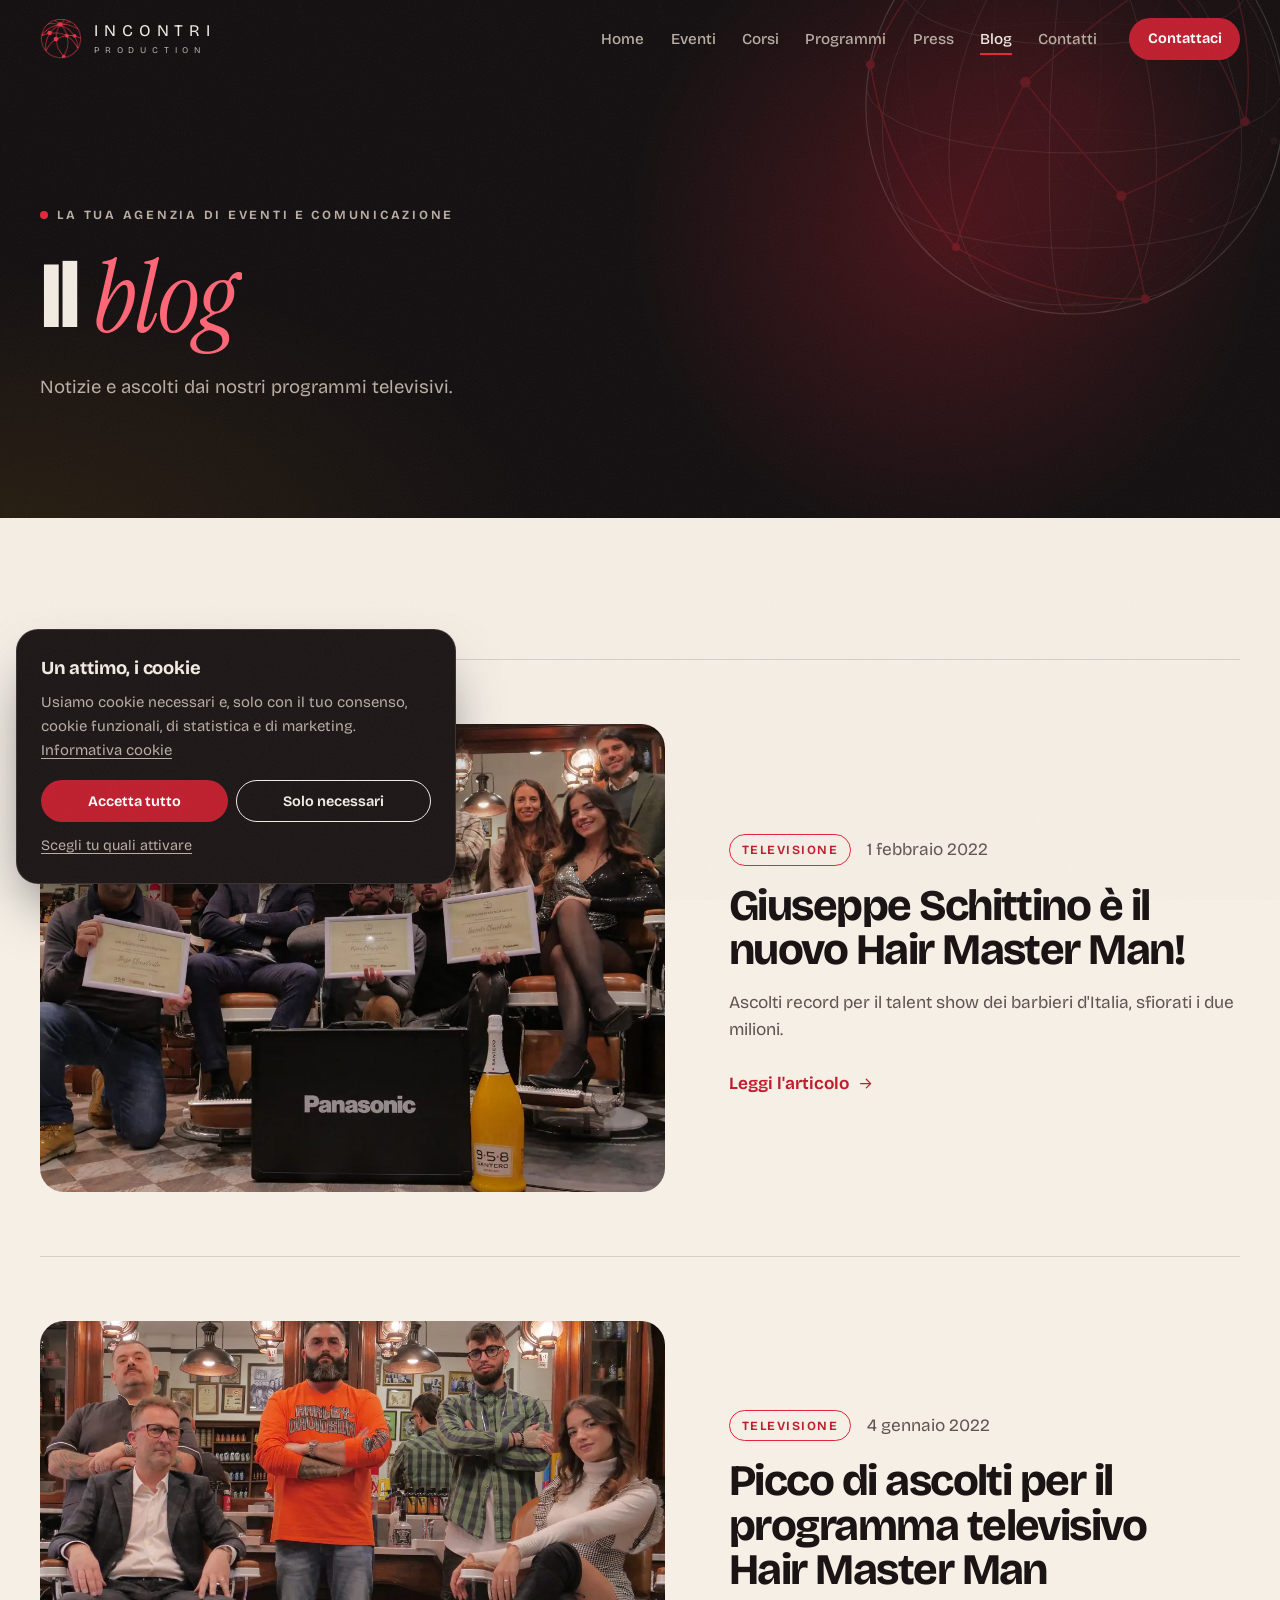
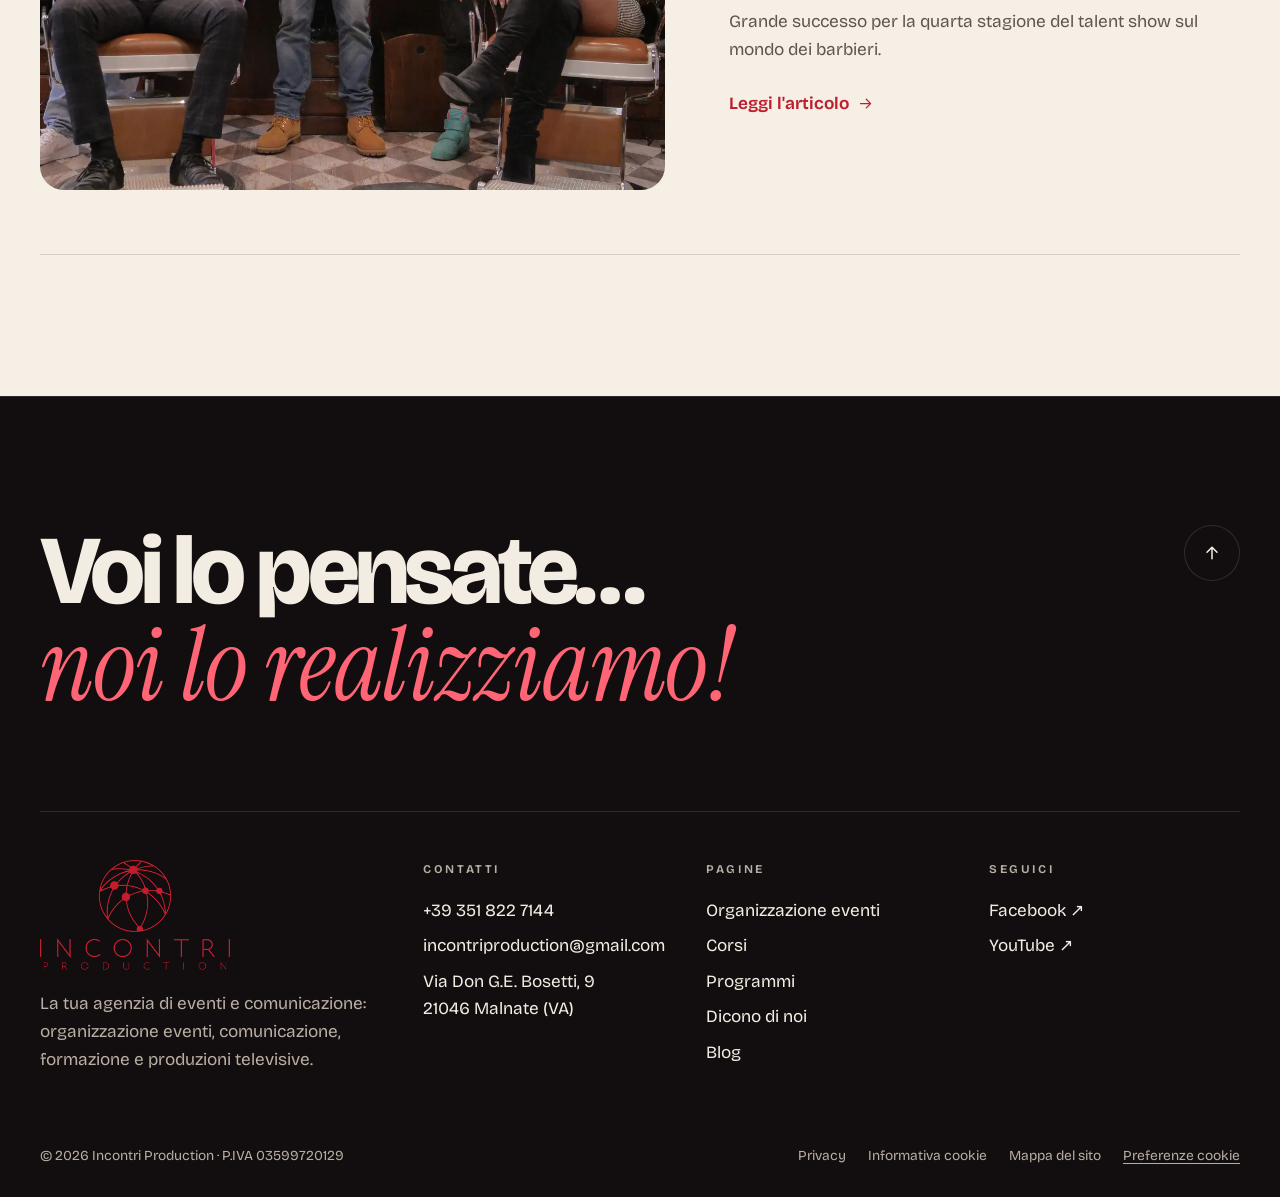
<file: blog.html>
<!doctype html>
<html lang="it">
<head>
  <meta charset="utf-8">
  <meta name="viewport" content="width=device-width, initial-scale=1">
  <title>Blog | Incontri Production</title>
  <meta name="description" content="Notizie dal mondo Incontri Production: televisione, ascolti e i protagonisti dei nostri programmi.">
  <link rel="canonical" href="https://www.incontriproduction.it/blog.html">
  <meta property="og:type" content="website">
  <meta property="og:locale" content="it_IT">
  <meta property="og:site_name" content="Incontri Production">
  <meta property="og:title" content="Blog | Incontri Production">
  <meta property="og:description" content="Notizie dal mondo Incontri Production: televisione, ascolti e i protagonisti dei nostri programmi.">
  <meta property="og:url" content="https://www.incontriproduction.it/blog.html">
  <meta property="og:image" content="https://www.incontriproduction.it/assets/img/condivisione.jpg">
  <meta name="twitter:card" content="summary_large_image">
  <meta name="theme-color" content="#120e0f">
  <link rel="icon" href="favicon.png" type="image/png">
  <link rel="apple-touch-icon" href="apple-touch-icon.png">
  <script>document.documentElement.classList.add('js')</script>
  <link rel="preload" href="assets/fonts/bricolage-grotesque.woff2" as="font" type="font/woff2" crossorigin>
  <link rel="preload" href="assets/fonts/instrument-serif.woff2" as="font" type="font/woff2" crossorigin>
  <link rel="stylesheet" href="assets/css/stile.css?v=2611031225">
  <script src="assets/js/sito.js?v=2611031225" defer></script>
  <script type="application/ld+json">{"@context":"https://schema.org","@type":"Organization","name":"Incontri Production","url":"https://www.incontriproduction.it/","logo":"https://www.incontriproduction.it/assets/img/logo.webp","email":"incontriproduction@gmail.com","telephone":"+39 351 822 7144","vatID":"IT03599720129","address":{"@type":"PostalAddress","streetAddress":"Via Don G.E. Bosetti, 9","postalCode":"21046","addressLocality":"Malnate","addressRegion":"VA","addressCountry":"IT"},"sameAs":["https://www.facebook.com/incontriproduction/","https://www.youtube.com/channel/UCzw4_r2sX473PQl3FXD5Lkw"]}</script>
</head>
<body>
  <a class="skip" href="#contenuto">Vai al contenuto</a>

  <header class="top" data-top>
    <div class="wrap top__row">
      <a class="brand" href="index.html" aria-label="Incontri Production — torna alla home">
        <img src="assets/img/globo.webp" width="96" height="93" alt="">
        <span class="brand__name" aria-hidden="true"><b>Incontri</b><small>Production</small></span>
      </a>
      <nav class="nav" aria-label="Menu principale">
        <ul>
          <li><a href="index.html">Home</a></li>
          <li><a href="organizzazione-eventi.html">Eventi</a></li>
          <li><a href="corsi.html">Corsi</a></li>
          <li><a href="programmi.html">Programmi</a></li>
          <li><a href="press.html">Press</a></li>
          <li><a href="blog.html" aria-current="page">Blog</a></li>
          <li><a href="contatti.html">Contatti</a></li>
        </ul>
      </nav>
      <a class="btn btn--red btn--sm top__cta" href="contatti.html">Contattaci</a>
      <button class="burger" type="button" aria-expanded="false" aria-controls="menu-mobile" data-burger><span></span><span></span><b class="vh">Apri il menu</b></button>
    </div>
  </header>

  <nav class="mnav" id="menu-mobile" aria-label="Menu">
    <ul>
      <li><a href="index.html" style="--i:0"><small>01</small>Home</a></li>
      <li><a href="organizzazione-eventi.html" style="--i:1"><small>02</small>Eventi</a></li>
      <li><a href="corsi.html" style="--i:2"><small>03</small>Corsi</a></li>
      <li><a href="programmi.html" style="--i:3"><small>04</small>Programmi</a></li>
      <li><a href="press.html" style="--i:4"><small>05</small>Press</a></li>
      <li><a href="blog.html" aria-current="page" style="--i:5"><small>06</small>Blog</a></li>
      <li><a href="contatti.html" style="--i:6"><small>07</small>Contatti</a></li>
    </ul>
    <div class="mnav__foot">
      <a href="tel:+393518227144">+39 351 822 7144</a>
      <a href="mailto:incontriproduction@gmail.com">incontriproduction@gmail.com</a>
    </div>
  </nav>

  <main id="contenuto">
    <section class="phero phero--solo t-dark" data-spot>
      <svg class="phero__deco globe" data-globe data-static aria-hidden="true"></svg>
      <div class="wrap phero__grid">
        <div>
          <p class="eyebrow eyebrow--live load">La tua agenzia di eventi e comunicazione</p>
          <h1 class="split display"><span class="w"><span style="--i:0">Il</span></span> <em><span class="w"><span style="--i:1">blog</span></span></em></h1>
          <p class="lead load" style="--d:500ms">Notizie e ascolti dai nostri programmi televisivi.</p>
        </div>
      </div>
    </section>

    <section class="sec t-paper">
      <div class="wrap">
        <article class="post rv">
          <a href="giuseppe-schittino.html" aria-label="Leggi: Giuseppe Schittino è il nuovo Hair Master Man!"><figure><img src="assets/img/blog/giuseppe-copertina.webp" alt="Giuseppe Schittino, vincitore di Hair Master Man" width="1200" height="817" loading="lazy" decoding="async" srcset="assets/img/blog/giuseppe-copertina-640.webp 640w, assets/img/blog/giuseppe-copertina.webp 1200w" sizes="(max-width: 860px) 100vw, 55vw"></figure></a>
          <div>
            <p class="meta"><span class="chip chip--red">Televisione</span><time datetime="2022-02-01">1 febbraio 2022</time></p>
            <h2><a href="giuseppe-schittino.html">Giuseppe Schittino è il nuovo Hair Master Man!</a></h2>
            <p>Ascolti record per il talent show dei barbieri d'Italia, sfiorati i due milioni.</p>
            <a class="link" href="giuseppe-schittino.html">Leggi l'articolo <svg viewBox="0 0 24 24" fill="none" stroke="currentColor" stroke-width="1.8" stroke-linecap="round" stroke-linejoin="round" aria-hidden="true"><path d="M5 12h14M13 6l6 6-6 6"/></svg></a>
          </div>
        </article>
        <article class="post rv">
          <a href="picco-ascolti.html" aria-label="Leggi: Picco di ascolti per il programma televisivo Hair Master Man"><figure><img src="assets/img/blog/picco-copertina.webp" alt="I concorrenti e i giudici della quarta stagione di Hair Master Man" width="1200" height="935" loading="lazy" decoding="async" srcset="assets/img/blog/picco-copertina-640.webp 640w, assets/img/blog/picco-copertina.webp 1200w" sizes="(max-width: 860px) 100vw, 55vw"></figure></a>
          <div>
            <p class="meta"><span class="chip chip--red">Televisione</span><time datetime="2022-01-04">4 gennaio 2022</time></p>
            <h2><a href="picco-ascolti.html">Picco di ascolti per il programma televisivo Hair Master Man</a></h2>
            <p>Grande successo per la quarta stagione del talent show sul mondo dei barbieri.</p>
            <a class="link" href="picco-ascolti.html">Leggi l'articolo <svg viewBox="0 0 24 24" fill="none" stroke="currentColor" stroke-width="1.8" stroke-linecap="round" stroke-linejoin="round" aria-hidden="true"><path d="M5 12h14M13 6l6 6-6 6"/></svg></a>
          </div>
        </article>
      </div>
    </section>
  </main>

  <footer class="foot">
    <div class="wrap">
      <a class="foot__big" href="contatti.html">Voi lo pensate…<br><em>noi lo realizziamo!</em></a>
      <a class="totop" href="#contenuto" aria-label="Torna su"><svg viewBox="0 0 24 24" fill="none" stroke="currentColor" stroke-width="1.8" stroke-linecap="round" stroke-linejoin="round" aria-hidden="true"><path d="M5 12h14M13 6l6 6-6 6"/></svg></a>
      <div class="foot__grid">
        <div class="foot__brand">
          <img class="foot__logo" src="assets/img/logo.webp" alt="Incontri Production" loading="lazy" width="354" height="206" loading="lazy" decoding="async">
          <p>La tua agenzia di eventi e comunicazione: organizzazione eventi, comunicazione, formazione e produzioni televisive.</p>
        </div>
        <div>
          <h4>Contatti</h4>
          <ul>
            <li><a href="tel:+393518227144">+39 351 822 7144</a></li>
            <li><a href="mailto:incontriproduction@gmail.com">incontriproduction@gmail.com</a></li>
            <li>Via Don G.E. Bosetti, 9<br>21046 Malnate (VA)</li>
          </ul>
        </div>
        <div>
          <h4>Pagine</h4>
          <ul>
            <li><a href="organizzazione-eventi.html">Organizzazione eventi</a></li>
            <li><a href="corsi.html">Corsi</a></li>
            <li><a href="programmi.html">Programmi</a></li>
            <li><a href="press.html">Dicono di noi</a></li>
            <li><a href="blog.html">Blog</a></li>
          </ul>
        </div>
        <div>
          <h4>Seguici</h4>
          <ul>
            <li><a href="https://www.facebook.com/incontriproduction/" target="_blank" rel="noopener">Facebook ↗</a></li>
            <li><a href="https://www.youtube.com/channel/UCzw4_r2sX473PQl3FXD5Lkw" target="_blank" rel="noopener">YouTube ↗</a></li>
          </ul>
        </div>
      </div>
      <div class="foot__bottom">
        <p>© 2026 Incontri Production · P.IVA 03599720129</p>
        <ul>
          <li><a href="privacy.html">Privacy</a></li>
          <li><a href="cookie.html">Informativa cookie</a></li>
          <li><a href="sitemap.html">Mappa del sito</a></li>
          <li><button type="button" data-cookie-open>Preferenze cookie</button></li>
        </ul>
      </div>
    </div>
  </footer>

  <section class="cookie" data-cookie aria-labelledby="cookie-titolo" hidden>
    <h2 id="cookie-titolo">Un attimo, i cookie</h2>
    <p>Usiamo cookie necessari e, solo con il tuo consenso, cookie funzionali, di statistica e di marketing. <a href="cookie.html">Informativa cookie</a></p>
    <div class="btns">
      <button class="btn btn--red btn--sm" type="button" data-cookie-all>Accetta tutto</button>
      <button class="btn btn--ghost btn--sm" type="button" data-cookie-none>Solo necessari</button>
    </div>
    <button class="cookie__more" type="button" aria-expanded="false" data-cookie-more>Scegli tu quali attivare</button>
    <div class="cookie__prefs" data-cookie-prefs hidden>
      <label>Necessari (sempre attivi) <input class="switch" type="checkbox" checked disabled></label>
      <label>Funzionali <input class="switch" type="checkbox" data-cookie-toggle="functional"></label>
      <label>Statistiche <input class="switch" type="checkbox" data-cookie-toggle="analytics"></label>
      <label>Marketing / terze parti <input class="switch" type="checkbox" data-cookie-toggle="marketing"></label>
      <div class="btns"><button class="btn btn--cream btn--sm" type="button" data-cookie-save>Salva le scelte</button></div>
    </div>
  </section>

  <!-- Google Analytics: parte solo dopo il consenso "Statistiche". Sostituire GA_MEASUREMENT_ID con il codice vero. -->
  <script type="text/plain" data-cookie-category="analytics" data-src="https://www.googletagmanager.com/gtag/js?id=GA_MEASUREMENT_ID"></script>
  <script type="text/plain" data-cookie-category="analytics">
    window.dataLayer = window.dataLayer || [];
    function gtag(){dataLayer.push(arguments);}
    gtag('js', new Date());
    gtag('config', 'GA_MEASUREMENT_ID');
  </script>
</body>
</html>
</file>
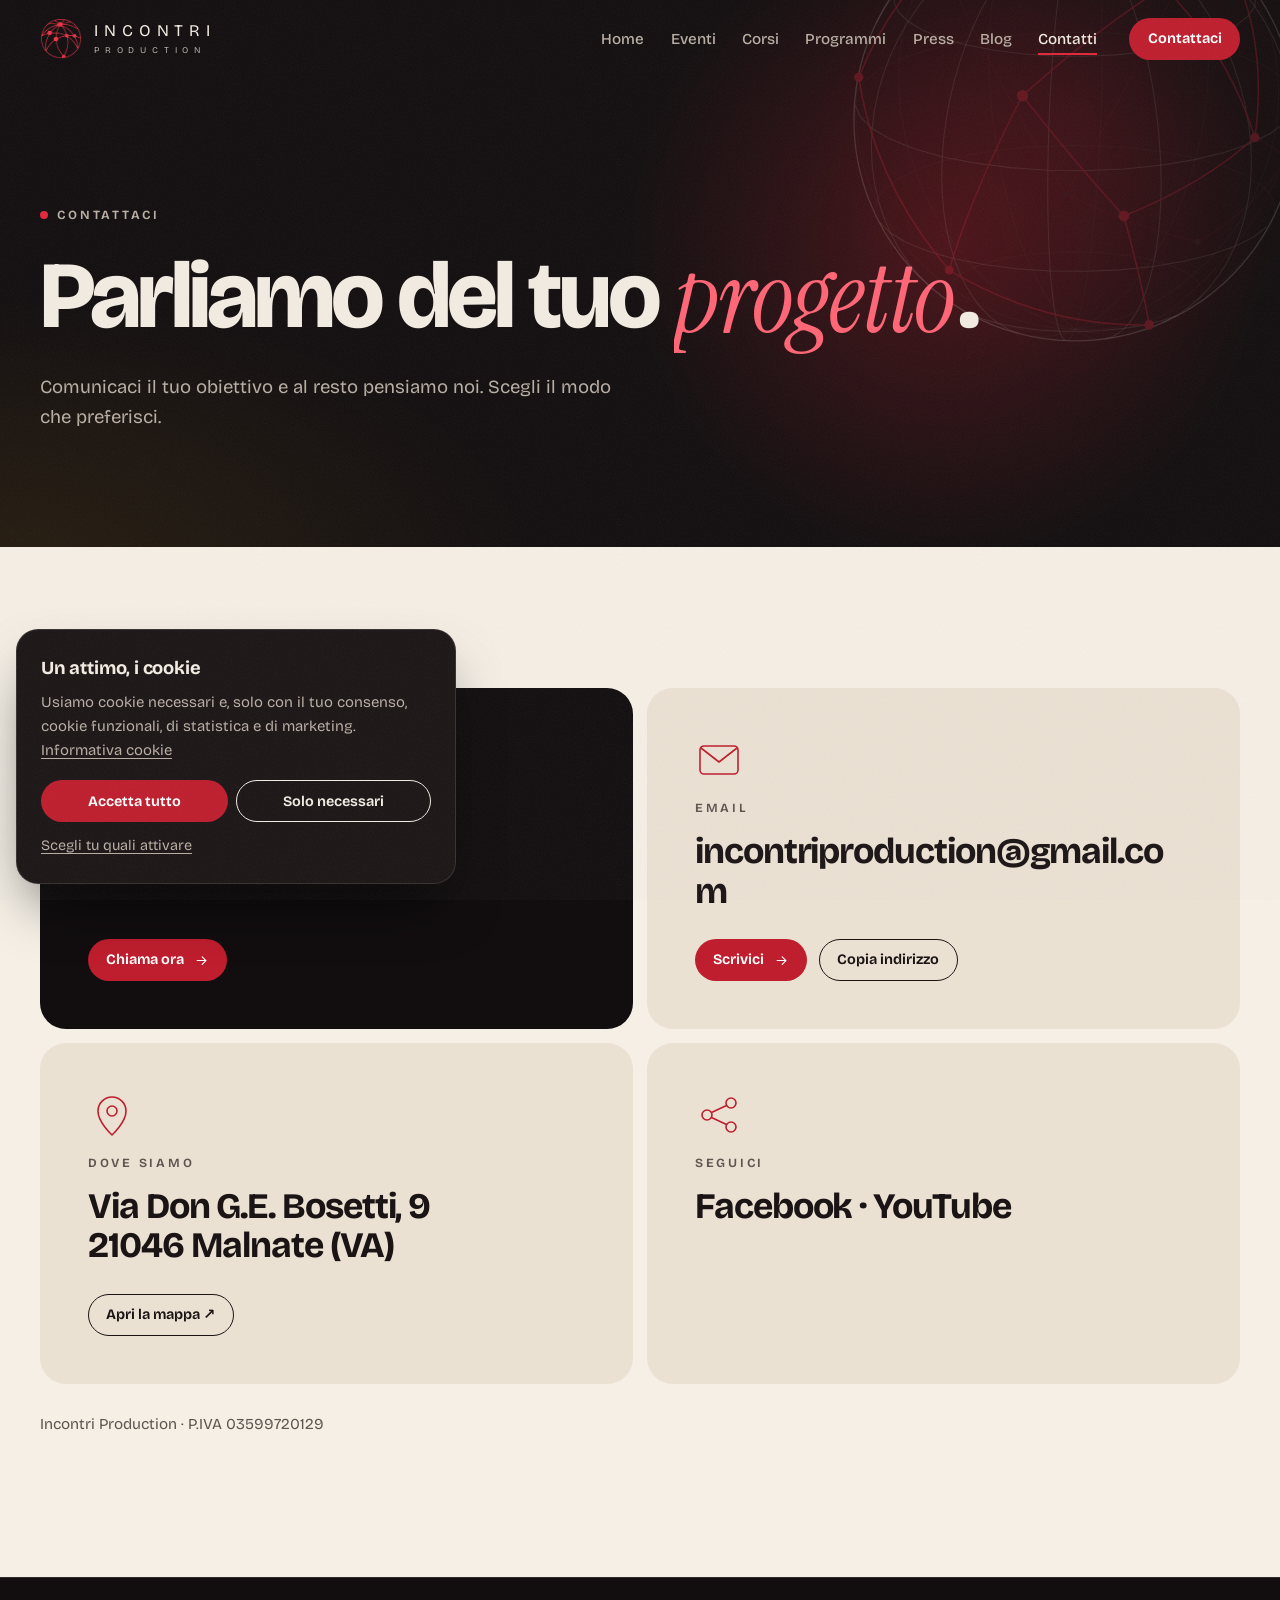
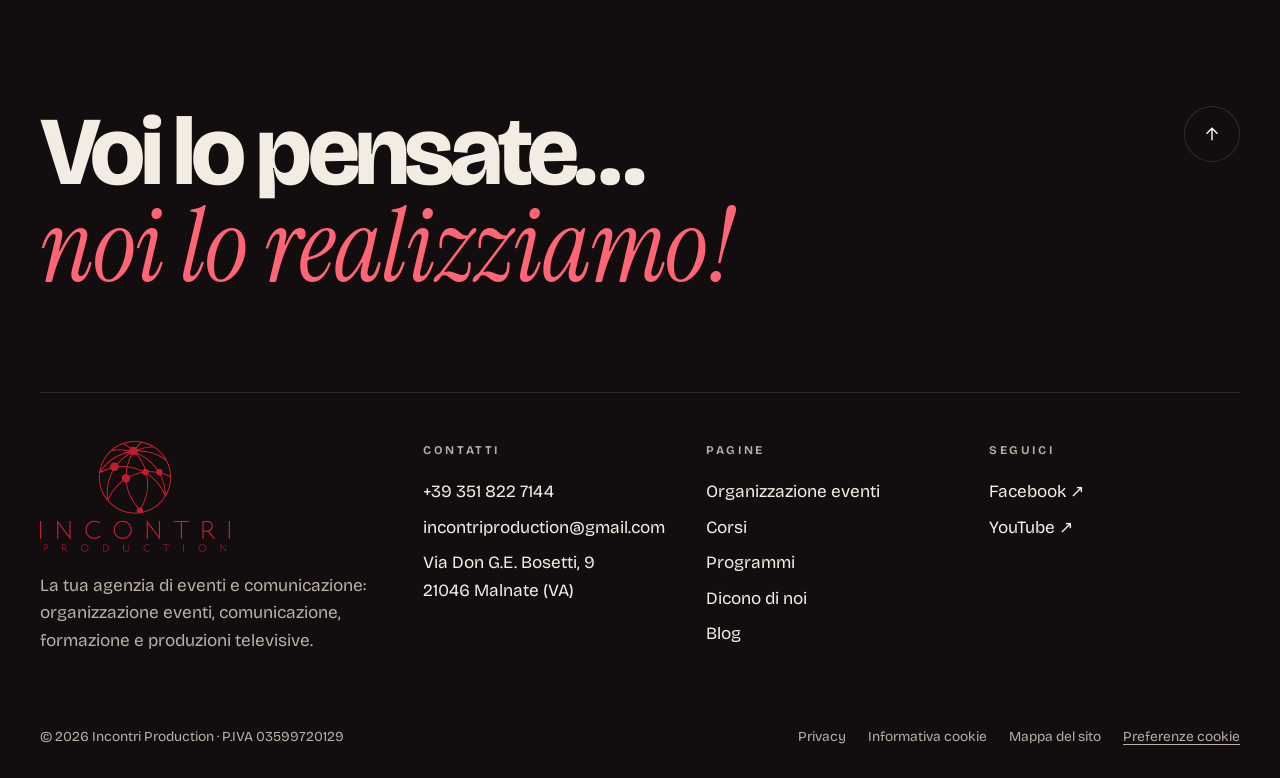
<file: contatti.html>
<!doctype html>
<html lang="it">
<head>
  <meta charset="utf-8">
  <meta name="viewport" content="width=device-width, initial-scale=1">
  <title>Contattaci | Incontri Production</title>
  <meta name="description" content="Contatta Incontri Production: telefono +39 351 822 7144, email incontriproduction@gmail.com, Via Don G.E. Bosetti 9, 21046 Malnate (VA).">
  <link rel="canonical" href="https://www.incontriproduction.it/contatti.html">
  <meta property="og:type" content="website">
  <meta property="og:locale" content="it_IT">
  <meta property="og:site_name" content="Incontri Production">
  <meta property="og:title" content="Contattaci | Incontri Production">
  <meta property="og:description" content="Contatta Incontri Production: telefono +39 351 822 7144, email incontriproduction@gmail.com, Via Don G.E. Bosetti 9, 21046 Malnate (VA).">
  <meta property="og:url" content="https://www.incontriproduction.it/contatti.html">
  <meta property="og:image" content="https://www.incontriproduction.it/assets/img/condivisione.jpg">
  <meta name="twitter:card" content="summary_large_image">
  <meta name="theme-color" content="#120e0f">
  <link rel="icon" href="favicon.png" type="image/png">
  <link rel="apple-touch-icon" href="apple-touch-icon.png">
  <script>document.documentElement.classList.add('js')</script>
  <link rel="preload" href="assets/fonts/bricolage-grotesque.woff2" as="font" type="font/woff2" crossorigin>
  <link rel="preload" href="assets/fonts/instrument-serif.woff2" as="font" type="font/woff2" crossorigin>
  <link rel="stylesheet" href="assets/css/stile.css?v=2611031225">
  <script src="assets/js/sito.js?v=2611031225" defer></script>
  <script type="application/ld+json">{"@context":"https://schema.org","@type":"Organization","name":"Incontri Production","url":"https://www.incontriproduction.it/","logo":"https://www.incontriproduction.it/assets/img/logo.webp","email":"incontriproduction@gmail.com","telephone":"+39 351 822 7144","vatID":"IT03599720129","address":{"@type":"PostalAddress","streetAddress":"Via Don G.E. Bosetti, 9","postalCode":"21046","addressLocality":"Malnate","addressRegion":"VA","addressCountry":"IT"},"sameAs":["https://www.facebook.com/incontriproduction/","https://www.youtube.com/channel/UCzw4_r2sX473PQl3FXD5Lkw"]}</script>
</head>
<body>
  <a class="skip" href="#contenuto">Vai al contenuto</a>

  <header class="top" data-top>
    <div class="wrap top__row">
      <a class="brand" href="index.html" aria-label="Incontri Production — torna alla home">
        <img src="assets/img/globo.webp" width="96" height="93" alt="">
        <span class="brand__name" aria-hidden="true"><b>Incontri</b><small>Production</small></span>
      </a>
      <nav class="nav" aria-label="Menu principale">
        <ul>
          <li><a href="index.html">Home</a></li>
          <li><a href="organizzazione-eventi.html">Eventi</a></li>
          <li><a href="corsi.html">Corsi</a></li>
          <li><a href="programmi.html">Programmi</a></li>
          <li><a href="press.html">Press</a></li>
          <li><a href="blog.html">Blog</a></li>
          <li><a href="contatti.html" aria-current="page">Contatti</a></li>
        </ul>
      </nav>
      <a class="btn btn--red btn--sm top__cta" href="contatti.html">Contattaci</a>
      <button class="burger" type="button" aria-expanded="false" aria-controls="menu-mobile" data-burger><span></span><span></span><b class="vh">Apri il menu</b></button>
    </div>
  </header>

  <nav class="mnav" id="menu-mobile" aria-label="Menu">
    <ul>
      <li><a href="index.html" style="--i:0"><small>01</small>Home</a></li>
      <li><a href="organizzazione-eventi.html" style="--i:1"><small>02</small>Eventi</a></li>
      <li><a href="corsi.html" style="--i:2"><small>03</small>Corsi</a></li>
      <li><a href="programmi.html" style="--i:3"><small>04</small>Programmi</a></li>
      <li><a href="press.html" style="--i:4"><small>05</small>Press</a></li>
      <li><a href="blog.html" style="--i:5"><small>06</small>Blog</a></li>
      <li><a href="contatti.html" aria-current="page" style="--i:6"><small>07</small>Contatti</a></li>
    </ul>
    <div class="mnav__foot">
      <a href="tel:+393518227144">+39 351 822 7144</a>
      <a href="mailto:incontriproduction@gmail.com">incontriproduction@gmail.com</a>
    </div>
  </nav>

  <main id="contenuto">
    <section class="phero phero--solo t-dark" data-spot>
      <svg class="phero__deco globe" data-globe data-static aria-hidden="true"></svg>
      <div class="wrap phero__grid">
        <div>
          <p class="eyebrow eyebrow--live load">Contattaci</p>
          <h1 class="split display"><span class="w"><span style="--i:0">Parliamo</span></span> <span class="w"><span style="--i:1">del</span></span> <span class="w"><span style="--i:2">tuo</span></span> <em><span class="w"><span style="--i:3">progetto</span></span></em><span class="w"><span style="--i:4">.</span></span></h1>
          <p class="lead load" style="--d:600ms">Comunicaci il tuo obiettivo e al resto pensiamo noi. Scegli il modo che preferisci.</p>
        </div>
      </div>
    </section>

    <section class="sec t-paper">
      <div class="wrap">
        <div class="contacts">
          <div class="ccard ccard--dark rv">
            <svg class="ico" viewBox="0 0 48 48" aria-hidden="true"><path pathLength="1" d="M14 6h-4a4 4 0 0 0-4 4c0 17.7 14.3 32 32 32a4 4 0 0 0 4-4v-4l-8-4-4 4c-6-2.5-11.5-8-14-14l4-4z"/></svg>
            <h2>Telefono</h2>
            <p class="ccard__value"><a href="tel:+393518227144">+39 351 822 7144</a></p>
            <div class="btns"><a class="btn btn--red btn--sm" href="tel:+393518227144">Chiama ora <svg viewBox="0 0 24 24" fill="none" stroke="currentColor" stroke-width="1.8" stroke-linecap="round" stroke-linejoin="round" aria-hidden="true"><path d="M5 12h14M13 6l6 6-6 6"/></svg></a></div>
          </div>
          <div class="ccard rv" style="--d:90ms">
            <svg class="ico" viewBox="0 0 48 48" aria-hidden="true"><rect pathLength="1" x="5" y="10" width="38" height="28" rx="4"/><path pathLength="1" d="M6 12l18 14 18-14"/></svg>
            <h2>Email</h2>
            <p class="ccard__value"><a href="mailto:incontriproduction@gmail.com">incontriproduction@gmail.com</a></p>
            <div class="btns">
              <a class="btn btn--red btn--sm" href="mailto:incontriproduction@gmail.com">Scrivici <svg viewBox="0 0 24 24" fill="none" stroke="currentColor" stroke-width="1.8" stroke-linecap="round" stroke-linejoin="round" aria-hidden="true"><path d="M5 12h14M13 6l6 6-6 6"/></svg></a>
              <button class="btn btn--ghost btn--sm" type="button" data-copy="incontriproduction@gmail.com">Copia indirizzo</button>
            </div>
          </div>
          <div class="ccard rv">
            <svg class="ico" viewBox="0 0 48 48" aria-hidden="true"><path pathLength="1" d="M24 44s-14-12.5-14-24a14 14 0 0 1 28 0c0 11.5-14 24-14 24z"/><circle pathLength="1" cx="24" cy="20" r="5"/></svg>
            <h2>Dove siamo</h2>
            <p class="ccard__value">Via Don G.E. Bosetti, 9<br>21046 Malnate (VA)</p>
            <div class="btns"><a class="btn btn--ghost btn--sm" href="https://www.google.com/maps/search/?api=1&amp;query=Via%20Don%20G.E.%20Bosetti%209%2021046%20Malnate%20VA" target="_blank" rel="noopener">Apri la mappa ↗</a></div>
          </div>
          <div class="ccard rv" style="--d:90ms">
            <svg class="ico" viewBox="0 0 48 48" aria-hidden="true"><circle pathLength="1" cx="12" cy="24" r="5"/><circle pathLength="1" cx="36" cy="12" r="5"/><circle pathLength="1" cx="36" cy="36" r="5"/><path pathLength="1" d="M16.5 21.5l15-7M16.5 26.5l15 7"/></svg>
            <h2>Seguici</h2>
            <p class="ccard__value"><a href="https://www.facebook.com/incontriproduction/" target="_blank" rel="noopener">Facebook</a> · <a href="https://www.youtube.com/channel/UCzw4_r2sX473PQl3FXD5Lkw" target="_blank" rel="noopener">YouTube</a></p>
          </div>
        </div>
        <p class="vat">Incontri Production · P.IVA 03599720129</p>
      </div>
    </section>
  </main>

  <footer class="foot">
    <div class="wrap">
      <a class="foot__big" href="contatti.html">Voi lo pensate…<br><em>noi lo realizziamo!</em></a>
      <a class="totop" href="#contenuto" aria-label="Torna su"><svg viewBox="0 0 24 24" fill="none" stroke="currentColor" stroke-width="1.8" stroke-linecap="round" stroke-linejoin="round" aria-hidden="true"><path d="M5 12h14M13 6l6 6-6 6"/></svg></a>
      <div class="foot__grid">
        <div class="foot__brand">
          <img class="foot__logo" src="assets/img/logo.webp" alt="Incontri Production" loading="lazy" width="354" height="206" loading="lazy" decoding="async">
          <p>La tua agenzia di eventi e comunicazione: organizzazione eventi, comunicazione, formazione e produzioni televisive.</p>
        </div>
        <div>
          <h4>Contatti</h4>
          <ul>
            <li><a href="tel:+393518227144">+39 351 822 7144</a></li>
            <li><a href="mailto:incontriproduction@gmail.com">incontriproduction@gmail.com</a></li>
            <li>Via Don G.E. Bosetti, 9<br>21046 Malnate (VA)</li>
          </ul>
        </div>
        <div>
          <h4>Pagine</h4>
          <ul>
            <li><a href="organizzazione-eventi.html">Organizzazione eventi</a></li>
            <li><a href="corsi.html">Corsi</a></li>
            <li><a href="programmi.html">Programmi</a></li>
            <li><a href="press.html">Dicono di noi</a></li>
            <li><a href="blog.html">Blog</a></li>
          </ul>
        </div>
        <div>
          <h4>Seguici</h4>
          <ul>
            <li><a href="https://www.facebook.com/incontriproduction/" target="_blank" rel="noopener">Facebook ↗</a></li>
            <li><a href="https://www.youtube.com/channel/UCzw4_r2sX473PQl3FXD5Lkw" target="_blank" rel="noopener">YouTube ↗</a></li>
          </ul>
        </div>
      </div>
      <div class="foot__bottom">
        <p>© 2026 Incontri Production · P.IVA 03599720129</p>
        <ul>
          <li><a href="privacy.html">Privacy</a></li>
          <li><a href="cookie.html">Informativa cookie</a></li>
          <li><a href="sitemap.html">Mappa del sito</a></li>
          <li><button type="button" data-cookie-open>Preferenze cookie</button></li>
        </ul>
      </div>
    </div>
  </footer>

  <section class="cookie" data-cookie aria-labelledby="cookie-titolo" hidden>
    <h2 id="cookie-titolo">Un attimo, i cookie</h2>
    <p>Usiamo cookie necessari e, solo con il tuo consenso, cookie funzionali, di statistica e di marketing. <a href="cookie.html">Informativa cookie</a></p>
    <div class="btns">
      <button class="btn btn--red btn--sm" type="button" data-cookie-all>Accetta tutto</button>
      <button class="btn btn--ghost btn--sm" type="button" data-cookie-none>Solo necessari</button>
    </div>
    <button class="cookie__more" type="button" aria-expanded="false" data-cookie-more>Scegli tu quali attivare</button>
    <div class="cookie__prefs" data-cookie-prefs hidden>
      <label>Necessari (sempre attivi) <input class="switch" type="checkbox" checked disabled></label>
      <label>Funzionali <input class="switch" type="checkbox" data-cookie-toggle="functional"></label>
      <label>Statistiche <input class="switch" type="checkbox" data-cookie-toggle="analytics"></label>
      <label>Marketing / terze parti <input class="switch" type="checkbox" data-cookie-toggle="marketing"></label>
      <div class="btns"><button class="btn btn--cream btn--sm" type="button" data-cookie-save>Salva le scelte</button></div>
    </div>
  </section>

  <!-- Google Analytics: parte solo dopo il consenso "Statistiche". Sostituire GA_MEASUREMENT_ID con il codice vero. -->
  <script type="text/plain" data-cookie-category="analytics" data-src="https://www.googletagmanager.com/gtag/js?id=GA_MEASUREMENT_ID"></script>
  <script type="text/plain" data-cookie-category="analytics">
    window.dataLayer = window.dataLayer || [];
    function gtag(){dataLayer.push(arguments);}
    gtag('js', new Date());
    gtag('config', 'GA_MEASUREMENT_ID');
  </script>
</body>
</html>
</file>
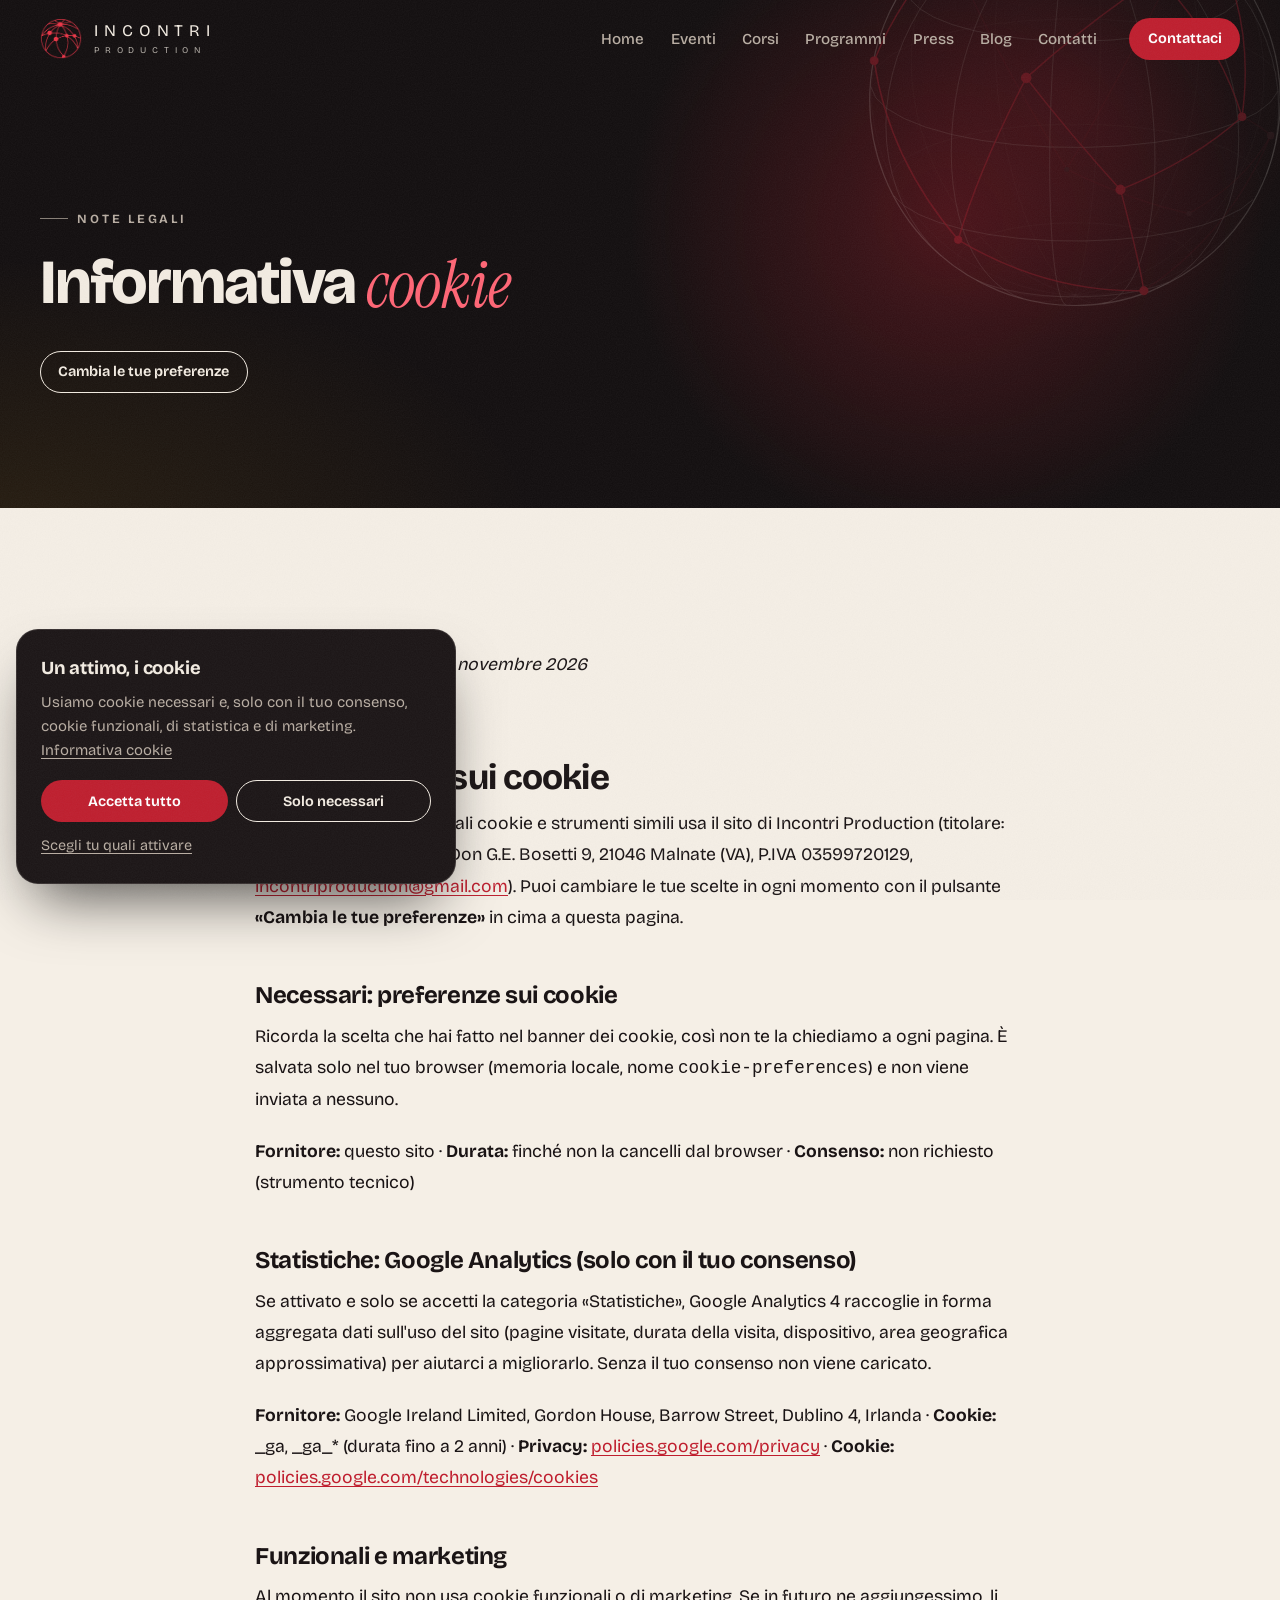
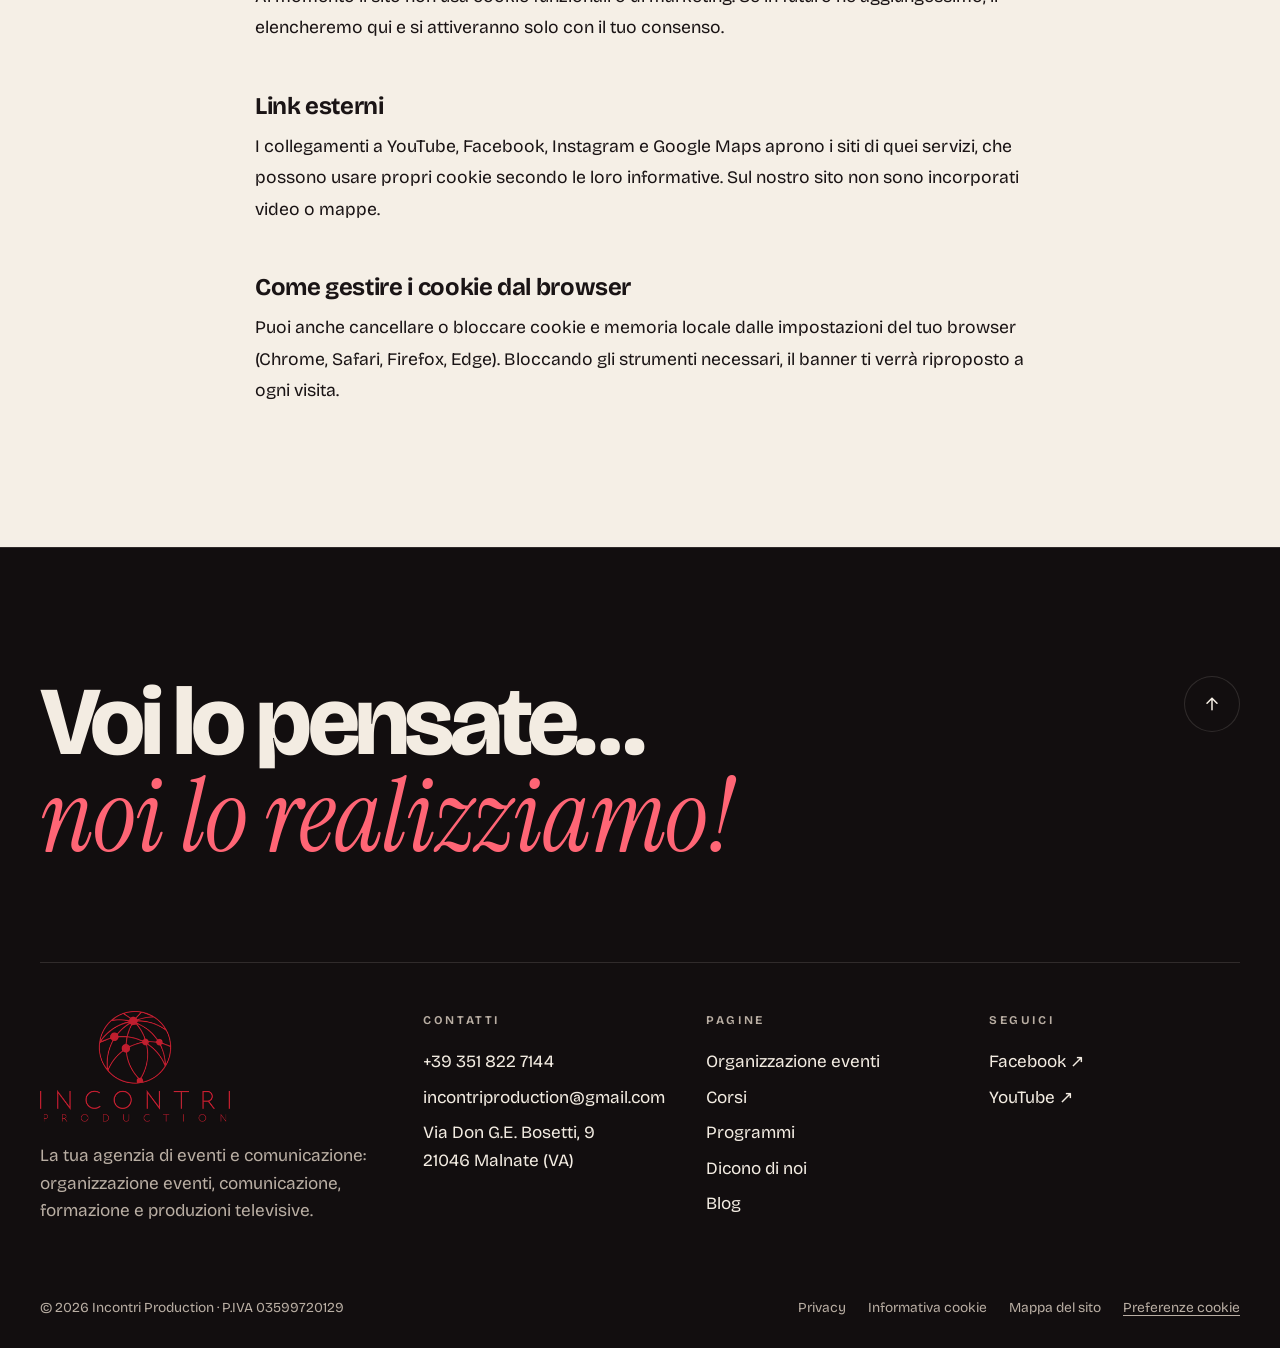
<file: cookie.html>
<!doctype html>
<html lang="it">
<head>
  <meta charset="utf-8">
  <meta name="viewport" content="width=device-width, initial-scale=1">
  <title>Informativa cookie | Incontri Production</title>
  <meta name="description" content="Informativa sui cookie del sito di Incontri Production e gestione delle preferenze.">
  <link rel="canonical" href="https://www.incontriproduction.it/cookie.html">
  <meta property="og:type" content="website">
  <meta property="og:locale" content="it_IT">
  <meta property="og:site_name" content="Incontri Production">
  <meta property="og:title" content="Informativa cookie | Incontri Production">
  <meta property="og:description" content="Informativa sui cookie del sito di Incontri Production e gestione delle preferenze.">
  <meta property="og:url" content="https://www.incontriproduction.it/cookie.html">
  <meta property="og:image" content="https://www.incontriproduction.it/assets/img/condivisione.jpg">
  <meta name="twitter:card" content="summary_large_image">
  <meta name="theme-color" content="#120e0f">
  <link rel="icon" href="favicon.png" type="image/png">
  <link rel="apple-touch-icon" href="apple-touch-icon.png">
  <script>document.documentElement.classList.add('js')</script>
  <link rel="preload" href="assets/fonts/bricolage-grotesque.woff2" as="font" type="font/woff2" crossorigin>
  <link rel="preload" href="assets/fonts/instrument-serif.woff2" as="font" type="font/woff2" crossorigin>
  <link rel="stylesheet" href="assets/css/stile.css?v=2611031225">
  <script src="assets/js/sito.js?v=2611031225" defer></script>
  <script type="application/ld+json">{"@context":"https://schema.org","@type":"Organization","name":"Incontri Production","url":"https://www.incontriproduction.it/","logo":"https://www.incontriproduction.it/assets/img/logo.webp","email":"incontriproduction@gmail.com","telephone":"+39 351 822 7144","vatID":"IT03599720129","address":{"@type":"PostalAddress","streetAddress":"Via Don G.E. Bosetti, 9","postalCode":"21046","addressLocality":"Malnate","addressRegion":"VA","addressCountry":"IT"},"sameAs":["https://www.facebook.com/incontriproduction/","https://www.youtube.com/channel/UCzw4_r2sX473PQl3FXD5Lkw"]}</script>
</head>
<body>
  <a class="skip" href="#contenuto">Vai al contenuto</a>

  <header class="top" data-top>
    <div class="wrap top__row">
      <a class="brand" href="index.html" aria-label="Incontri Production — torna alla home">
        <img src="assets/img/globo.webp" width="96" height="93" alt="">
        <span class="brand__name" aria-hidden="true"><b>Incontri</b><small>Production</small></span>
      </a>
      <nav class="nav" aria-label="Menu principale">
        <ul>
          <li><a href="index.html">Home</a></li>
          <li><a href="organizzazione-eventi.html">Eventi</a></li>
          <li><a href="corsi.html">Corsi</a></li>
          <li><a href="programmi.html">Programmi</a></li>
          <li><a href="press.html">Press</a></li>
          <li><a href="blog.html">Blog</a></li>
          <li><a href="contatti.html">Contatti</a></li>
        </ul>
      </nav>
      <a class="btn btn--red btn--sm top__cta" href="contatti.html">Contattaci</a>
      <button class="burger" type="button" aria-expanded="false" aria-controls="menu-mobile" data-burger><span></span><span></span><b class="vh">Apri il menu</b></button>
    </div>
  </header>

  <nav class="mnav" id="menu-mobile" aria-label="Menu">
    <ul>
      <li><a href="index.html" style="--i:0"><small>01</small>Home</a></li>
      <li><a href="organizzazione-eventi.html" style="--i:1"><small>02</small>Eventi</a></li>
      <li><a href="corsi.html" style="--i:2"><small>03</small>Corsi</a></li>
      <li><a href="programmi.html" style="--i:3"><small>04</small>Programmi</a></li>
      <li><a href="press.html" style="--i:4"><small>05</small>Press</a></li>
      <li><a href="blog.html" style="--i:5"><small>06</small>Blog</a></li>
      <li><a href="contatti.html" style="--i:6"><small>07</small>Contatti</a></li>
    </ul>
    <div class="mnav__foot">
      <a href="tel:+393518227144">+39 351 822 7144</a>
      <a href="mailto:incontriproduction@gmail.com">incontriproduction@gmail.com</a>
    </div>
  </nav>

  <main id="contenuto">
    <section class="phero phero--solo t-dark" data-spot>
      <svg class="phero__deco globe" data-globe data-static aria-hidden="true"></svg>
      <div class="wrap phero__grid">
        <div>
          <p class="eyebrow load">Note legali</p>
          <h1 class="split title"><span class="w"><span style="--i:0">Informativa</span></span> <em><span class="w"><span style="--i:1">cookie</span></span></em></h1>
          <div class="btns load" style="--d:500ms;margin-top:32px"><button class="btn btn--ghost btn--sm" type="button" data-cookie-open>Cambia le tue preferenze</button></div>
        </div>
      </div>
    </section>

    <section class="sec t-paper">
      <div class="wrap">
        <div class="prose">
<p><em>Ultimo aggiornamento: 7 novembre 2026</em></p>
<h2>Informativa sui cookie</h2>
<p>Questa pagina spiega quali cookie e strumenti simili usa il sito di Incontri Production (titolare: Incontri Production, Via Don G.E. Bosetti 9, 21046 Malnate (VA), P.IVA 03599720129, <a href="mailto:incontriproduction@gmail.com">incontriproduction@gmail.com</a>). Puoi cambiare le tue scelte in ogni momento con il pulsante <strong>«Cambia le tue preferenze»</strong> in cima a questa pagina.</p>

<h3>Necessari: preferenze sui cookie</h3>
<p>Ricorda la scelta che hai fatto nel banner dei cookie, così non te la chiediamo a ogni pagina. È salvata solo nel tuo browser (memoria locale, nome <code>cookie-preferences</code>) e non viene inviata a nessuno.</p>
<p><strong>Fornitore:</strong> questo sito · <strong>Durata:</strong> finché non la cancelli dal browser · <strong>Consenso:</strong> non richiesto (strumento tecnico)</p>

<h3>Statistiche: Google Analytics (solo con il tuo consenso)</h3>
<p>Se attivato e solo se accetti la categoria «Statistiche», Google Analytics 4 raccoglie in forma aggregata dati sull'uso del sito (pagine visitate, durata della visita, dispositivo, area geografica approssimativa) per aiutarci a migliorarlo. Senza il tuo consenso non viene caricato.</p>
<p><strong>Fornitore:</strong> Google Ireland Limited, Gordon House, Barrow Street, Dublino 4, Irlanda · <strong>Cookie:</strong> _ga, _ga_* (durata fino a 2 anni) · <strong>Privacy:</strong> <a href="https://policies.google.com/privacy">policies.google.com/privacy</a> · <strong>Cookie:</strong> <a href="https://policies.google.com/technologies/cookies">policies.google.com/technologies/cookies</a></p>

<h3>Funzionali e marketing</h3>
<p>Al momento il sito non usa cookie funzionali o di marketing. Se in futuro ne aggiungessimo, li elencheremo qui e si attiveranno solo con il tuo consenso.</p>

<h3>Link esterni</h3>
<p>I collegamenti a YouTube, Facebook, Instagram e Google Maps aprono i siti di quei servizi, che possono usare propri cookie secondo le loro informative. Sul nostro sito non sono incorporati video o mappe.</p>

<h3>Come gestire i cookie dal browser</h3>
<p>Puoi anche cancellare o bloccare cookie e memoria locale dalle impostazioni del tuo browser (Chrome, Safari, Firefox, Edge). Bloccando gli strumenti necessari, il banner ti verrà riproposto a ogni visita.</p>


        </div>
      </div>
    </section>
  </main>

  <footer class="foot">
    <div class="wrap">
      <a class="foot__big" href="contatti.html">Voi lo pensate…<br><em>noi lo realizziamo!</em></a>
      <a class="totop" href="#contenuto" aria-label="Torna su"><svg viewBox="0 0 24 24" fill="none" stroke="currentColor" stroke-width="1.8" stroke-linecap="round" stroke-linejoin="round" aria-hidden="true"><path d="M5 12h14M13 6l6 6-6 6"/></svg></a>
      <div class="foot__grid">
        <div class="foot__brand">
          <img class="foot__logo" src="assets/img/logo.webp" alt="Incontri Production" loading="lazy" width="354" height="206" loading="lazy" decoding="async">
          <p>La tua agenzia di eventi e comunicazione: organizzazione eventi, comunicazione, formazione e produzioni televisive.</p>
        </div>
        <div>
          <h4>Contatti</h4>
          <ul>
            <li><a href="tel:+393518227144">+39 351 822 7144</a></li>
            <li><a href="mailto:incontriproduction@gmail.com">incontriproduction@gmail.com</a></li>
            <li>Via Don G.E. Bosetti, 9<br>21046 Malnate (VA)</li>
          </ul>
        </div>
        <div>
          <h4>Pagine</h4>
          <ul>
            <li><a href="organizzazione-eventi.html">Organizzazione eventi</a></li>
            <li><a href="corsi.html">Corsi</a></li>
            <li><a href="programmi.html">Programmi</a></li>
            <li><a href="press.html">Dicono di noi</a></li>
            <li><a href="blog.html">Blog</a></li>
          </ul>
        </div>
        <div>
          <h4>Seguici</h4>
          <ul>
            <li><a href="https://www.facebook.com/incontriproduction/" target="_blank" rel="noopener">Facebook ↗</a></li>
            <li><a href="https://www.youtube.com/channel/UCzw4_r2sX473PQl3FXD5Lkw" target="_blank" rel="noopener">YouTube ↗</a></li>
          </ul>
        </div>
      </div>
      <div class="foot__bottom">
        <p>© 2026 Incontri Production · P.IVA 03599720129</p>
        <ul>
          <li><a href="privacy.html">Privacy</a></li>
          <li><a href="cookie.html">Informativa cookie</a></li>
          <li><a href="sitemap.html">Mappa del sito</a></li>
          <li><button type="button" data-cookie-open>Preferenze cookie</button></li>
        </ul>
      </div>
    </div>
  </footer>

  <section class="cookie" data-cookie aria-labelledby="cookie-titolo" hidden>
    <h2 id="cookie-titolo">Un attimo, i cookie</h2>
    <p>Usiamo cookie necessari e, solo con il tuo consenso, cookie funzionali, di statistica e di marketing. <a href="cookie.html">Informativa cookie</a></p>
    <div class="btns">
      <button class="btn btn--red btn--sm" type="button" data-cookie-all>Accetta tutto</button>
      <button class="btn btn--ghost btn--sm" type="button" data-cookie-none>Solo necessari</button>
    </div>
    <button class="cookie__more" type="button" aria-expanded="false" data-cookie-more>Scegli tu quali attivare</button>
    <div class="cookie__prefs" data-cookie-prefs hidden>
      <label>Necessari (sempre attivi) <input class="switch" type="checkbox" checked disabled></label>
      <label>Funzionali <input class="switch" type="checkbox" data-cookie-toggle="functional"></label>
      <label>Statistiche <input class="switch" type="checkbox" data-cookie-toggle="analytics"></label>
      <label>Marketing / terze parti <input class="switch" type="checkbox" data-cookie-toggle="marketing"></label>
      <div class="btns"><button class="btn btn--cream btn--sm" type="button" data-cookie-save>Salva le scelte</button></div>
    </div>
  </section>

  <!-- Google Analytics: parte solo dopo il consenso "Statistiche". Sostituire GA_MEASUREMENT_ID con il codice vero. -->
  <script type="text/plain" data-cookie-category="analytics" data-src="https://www.googletagmanager.com/gtag/js?id=GA_MEASUREMENT_ID"></script>
  <script type="text/plain" data-cookie-category="analytics">
    window.dataLayer = window.dataLayer || [];
    function gtag(){dataLayer.push(arguments);}
    gtag('js', new Date());
    gtag('config', 'GA_MEASUREMENT_ID');
  </script>
</body>
</html>
</file>
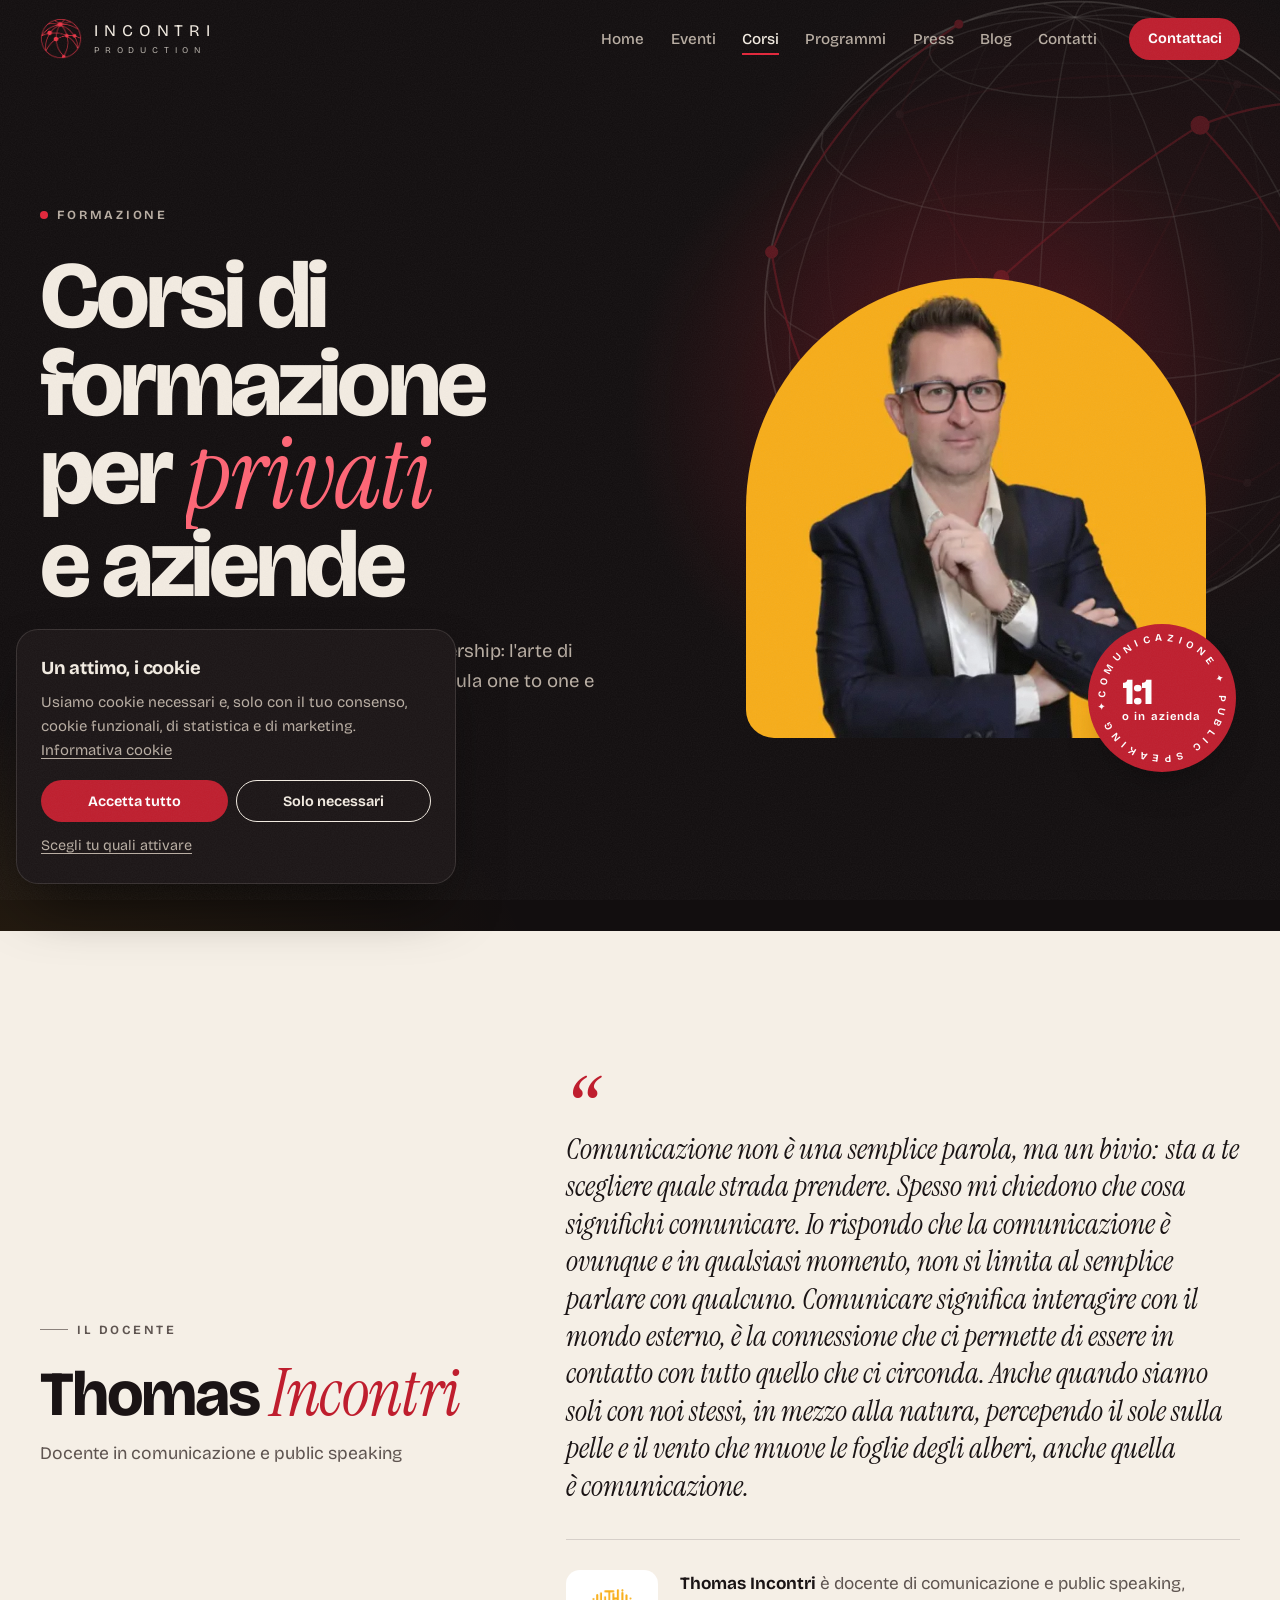
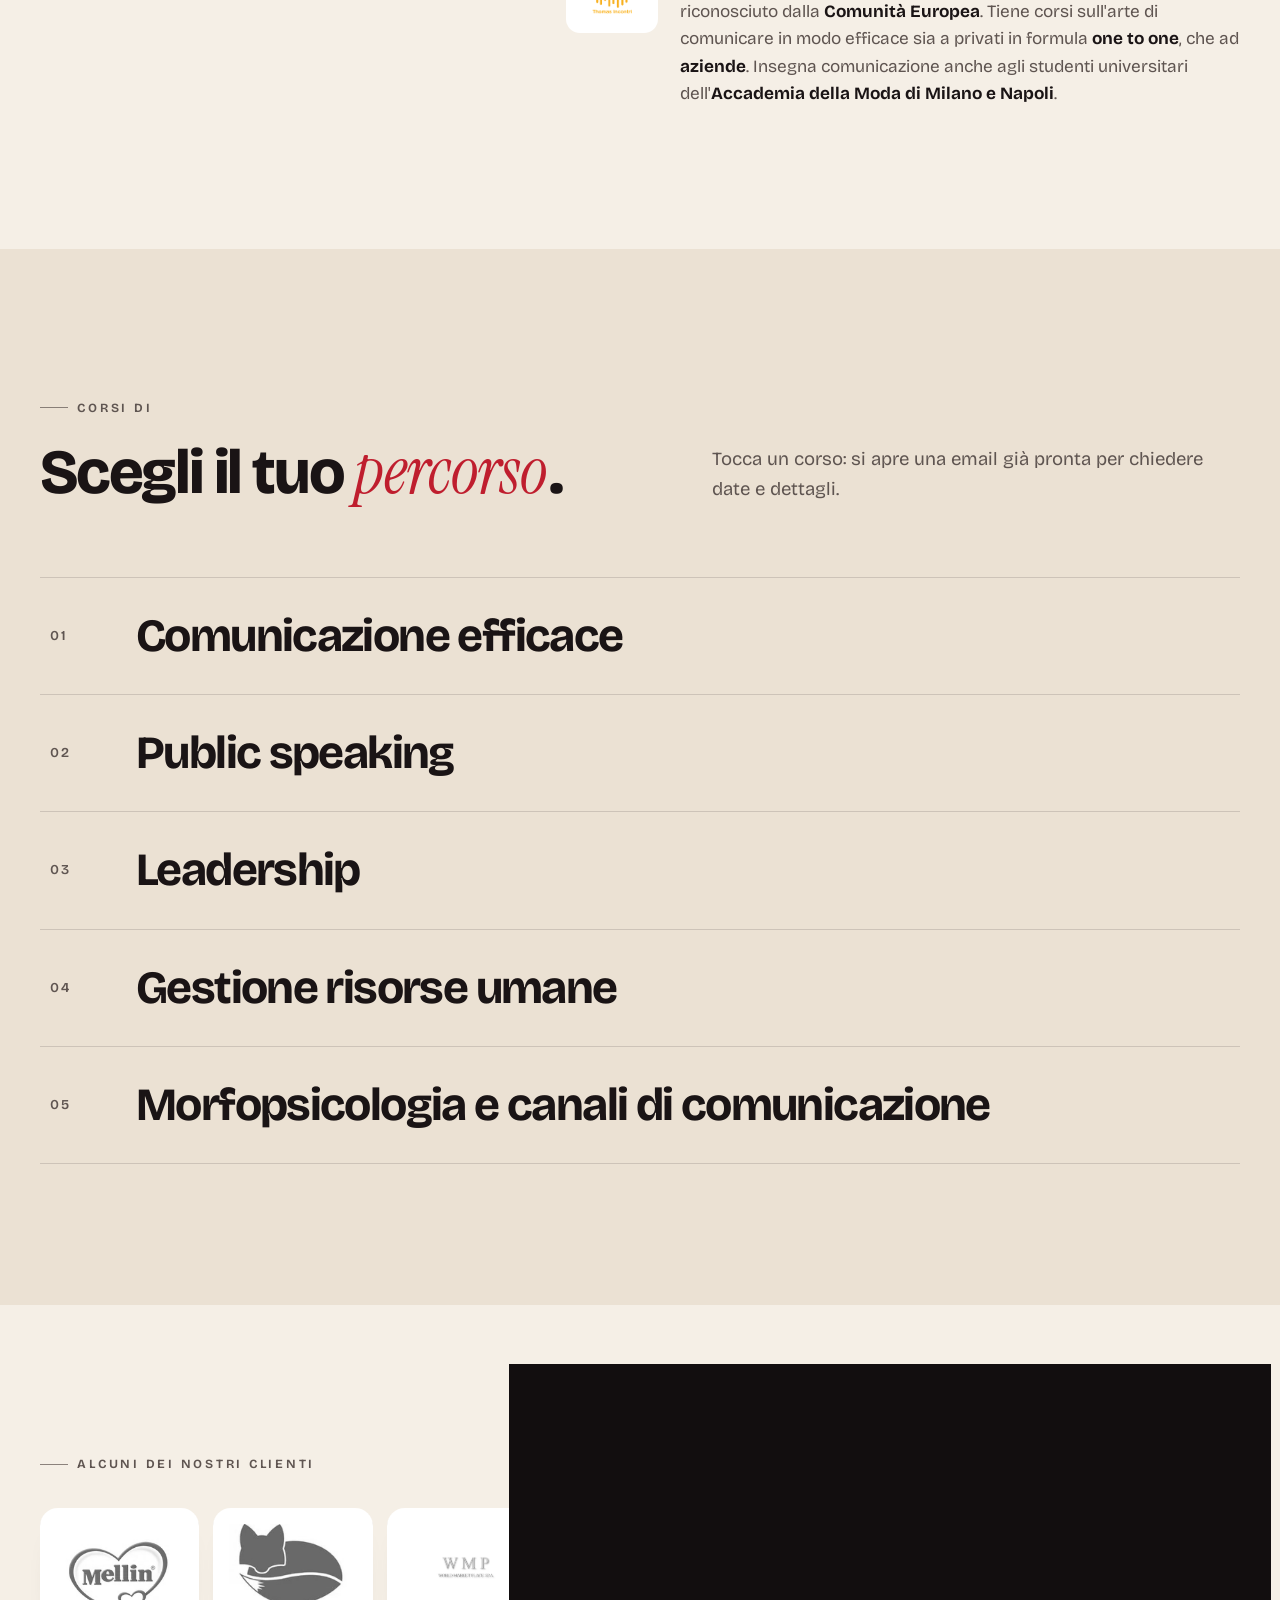
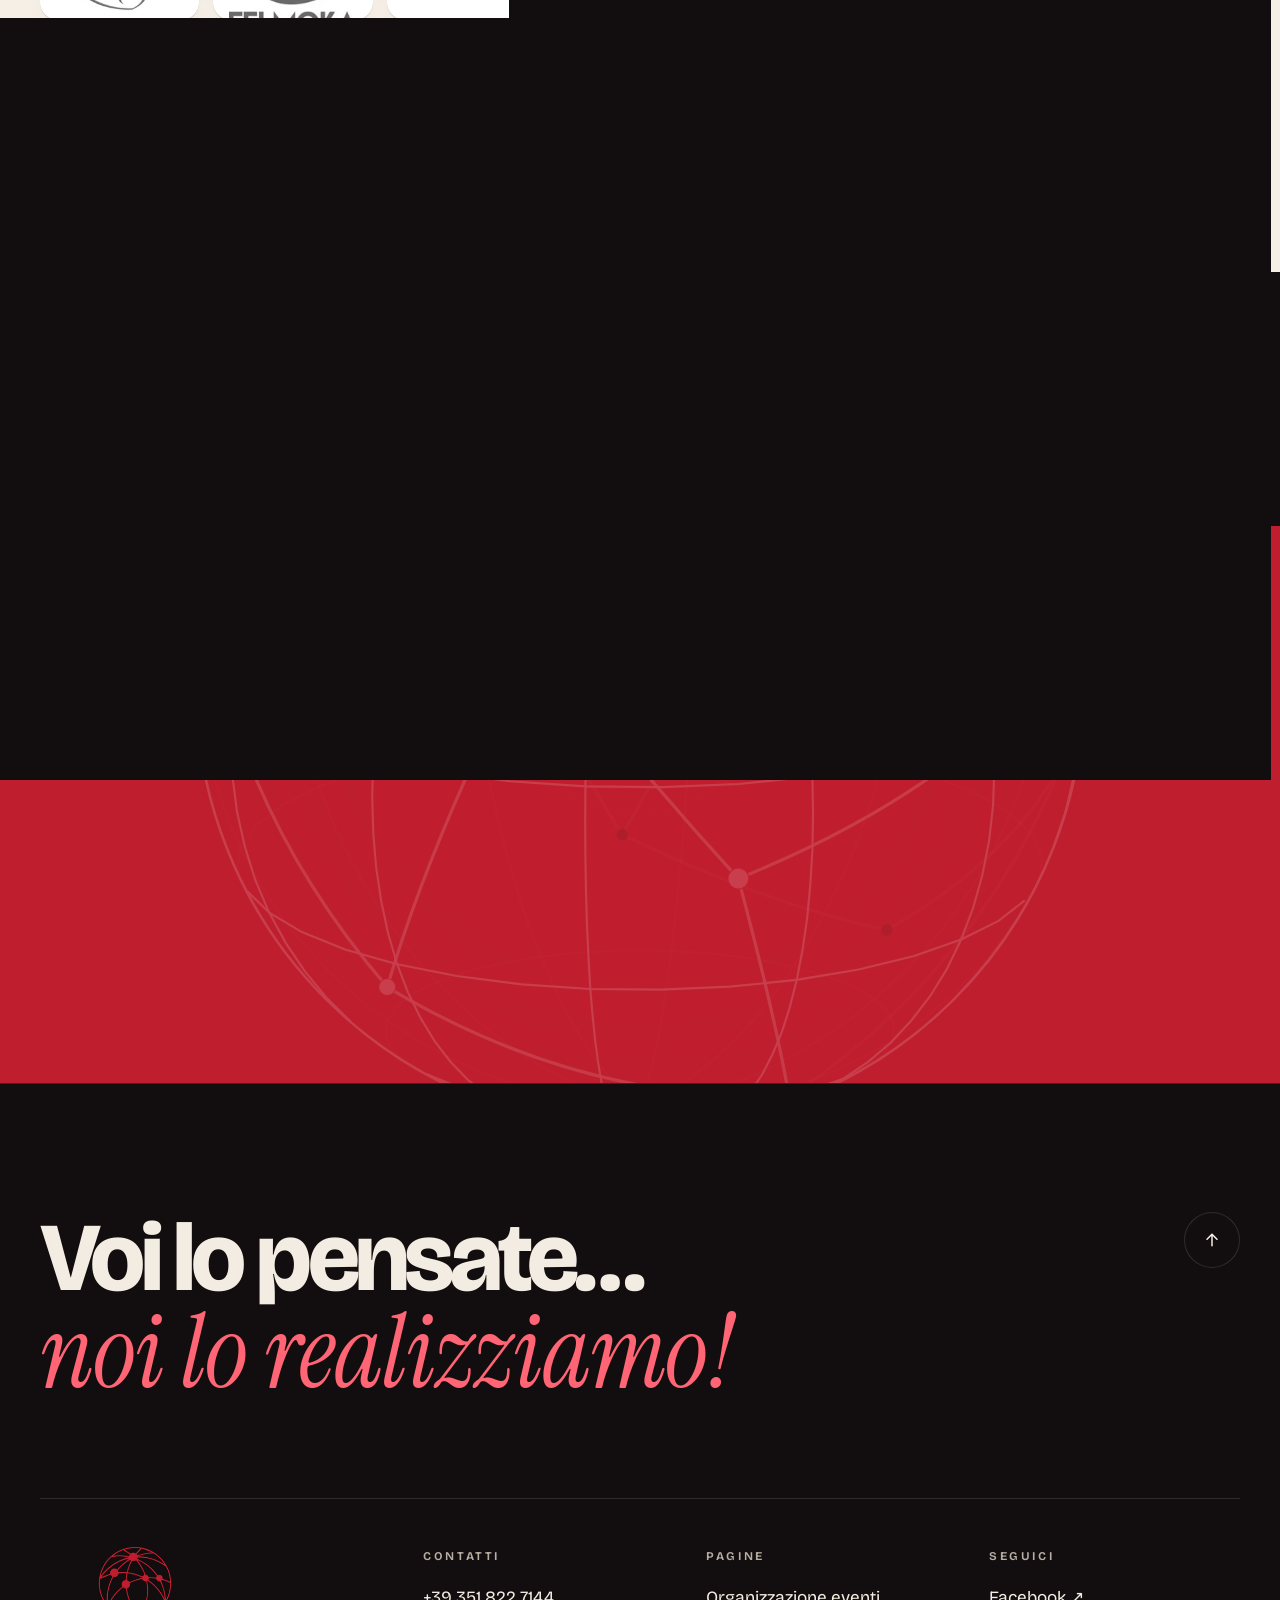
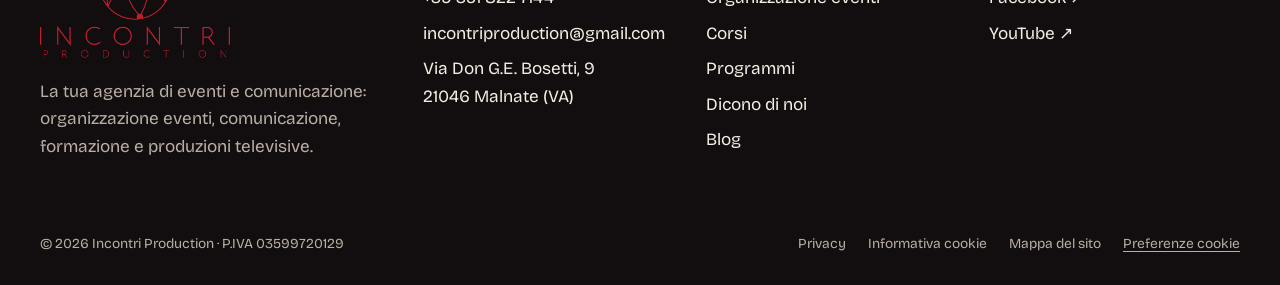
<file: corsi.html>
<!doctype html>
<html lang="it">
<head>
  <meta charset="utf-8">
  <meta name="viewport" content="width=device-width, initial-scale=1">
  <title>Corsi di formazione per privati e aziende | Incontri Production</title>
  <meta name="description" content="Corsi di comunicazione efficace, public speaking, leadership, gestione risorse umane e morfopsicologia con Thomas Incontri, per privati e aziende.">
  <link rel="canonical" href="https://www.incontriproduction.it/corsi.html">
  <meta property="og:type" content="website">
  <meta property="og:locale" content="it_IT">
  <meta property="og:site_name" content="Incontri Production">
  <meta property="og:title" content="Corsi di formazione per privati e aziende | Incontri Production">
  <meta property="og:description" content="Corsi di comunicazione efficace, public speaking, leadership, gestione risorse umane e morfopsicologia con Thomas Incontri, per privati e aziende.">
  <meta property="og:url" content="https://www.incontriproduction.it/corsi.html">
  <meta property="og:image" content="https://www.incontriproduction.it/assets/img/condivisione.jpg">
  <meta name="twitter:card" content="summary_large_image">
  <meta name="theme-color" content="#120e0f">
  <link rel="icon" href="favicon.png" type="image/png">
  <link rel="apple-touch-icon" href="apple-touch-icon.png">
  <script>document.documentElement.classList.add('js')</script>
  <link rel="preload" href="assets/fonts/bricolage-grotesque.woff2" as="font" type="font/woff2" crossorigin>
  <link rel="preload" href="assets/fonts/instrument-serif.woff2" as="font" type="font/woff2" crossorigin>
  <link rel="stylesheet" href="assets/css/stile.css?v=2611031225">
  <script src="assets/js/sito.js?v=2611031225" defer></script>
  <script type="application/ld+json">{"@context":"https://schema.org","@type":"Organization","name":"Incontri Production","url":"https://www.incontriproduction.it/","logo":"https://www.incontriproduction.it/assets/img/logo.webp","email":"incontriproduction@gmail.com","telephone":"+39 351 822 7144","vatID":"IT03599720129","address":{"@type":"PostalAddress","streetAddress":"Via Don G.E. Bosetti, 9","postalCode":"21046","addressLocality":"Malnate","addressRegion":"VA","addressCountry":"IT"},"sameAs":["https://www.facebook.com/incontriproduction/","https://www.youtube.com/channel/UCzw4_r2sX473PQl3FXD5Lkw"]}</script>
</head>
<body>
  <a class="skip" href="#contenuto">Vai al contenuto</a>

  <header class="top" data-top>
    <div class="wrap top__row">
      <a class="brand" href="index.html" aria-label="Incontri Production — torna alla home">
        <img src="assets/img/globo.webp" width="96" height="93" alt="">
        <span class="brand__name" aria-hidden="true"><b>Incontri</b><small>Production</small></span>
      </a>
      <nav class="nav" aria-label="Menu principale">
        <ul>
          <li><a href="index.html">Home</a></li>
          <li><a href="organizzazione-eventi.html">Eventi</a></li>
          <li><a href="corsi.html" aria-current="page">Corsi</a></li>
          <li><a href="programmi.html">Programmi</a></li>
          <li><a href="press.html">Press</a></li>
          <li><a href="blog.html">Blog</a></li>
          <li><a href="contatti.html">Contatti</a></li>
        </ul>
      </nav>
      <a class="btn btn--red btn--sm top__cta" href="contatti.html">Contattaci</a>
      <button class="burger" type="button" aria-expanded="false" aria-controls="menu-mobile" data-burger><span></span><span></span><b class="vh">Apri il menu</b></button>
    </div>
  </header>

  <nav class="mnav" id="menu-mobile" aria-label="Menu">
    <ul>
      <li><a href="index.html" style="--i:0"><small>01</small>Home</a></li>
      <li><a href="organizzazione-eventi.html" style="--i:1"><small>02</small>Eventi</a></li>
      <li><a href="corsi.html" aria-current="page" style="--i:2"><small>03</small>Corsi</a></li>
      <li><a href="programmi.html" style="--i:3"><small>04</small>Programmi</a></li>
      <li><a href="press.html" style="--i:4"><small>05</small>Press</a></li>
      <li><a href="blog.html" style="--i:5"><small>06</small>Blog</a></li>
      <li><a href="contatti.html" style="--i:6"><small>07</small>Contatti</a></li>
    </ul>
    <div class="mnav__foot">
      <a href="tel:+393518227144">+39 351 822 7144</a>
      <a href="mailto:incontriproduction@gmail.com">incontriproduction@gmail.com</a>
    </div>
  </nav>

  <main id="contenuto">
    <section class="phero t-dark" data-spot>
      <svg class="phero__deco globe" data-globe data-static aria-hidden="true"></svg>
      <div class="wrap phero__grid">
        <div>
          <p class="eyebrow eyebrow--live load">Formazione</p>
          <h1 class="split display"><span class="w"><span style="--i:0">Corsi</span></span> <span class="w"><span style="--i:1">di</span></span> <span class="w"><span style="--i:2">formazione</span></span> <span class="w"><span style="--i:3">per</span></span> <em><span class="w"><span style="--i:4">privati</span></span></em> <span class="w"><span style="--i:5">e</span></span> <span class="w"><span style="--i:6">aziende</span></span></h1>
          <p class="lead load" style="--d:600ms">Comunicazione efficace, public speaking e leadership: l'arte di comunicare in modo efficace, per privati in formula one to one e per aziende.</p>
          <div class="btns load" style="--d:750ms">
            <a class="btn btn--red" href="#corsi">Scopri i corsi <svg viewBox="0 0 24 24" fill="none" stroke="currentColor" stroke-width="1.8" stroke-linecap="round" stroke-linejoin="round" aria-hidden="true"><path d="M5 12h14M13 6l6 6-6 6"/></svg></a>
            <a class="btn btn--ghost" href="mailto:incontriproduction@gmail.com?subject=Richiesta%20informazioni%20corsi">Richiedi informazioni</a>
          </div>
        </div>
        <div class="portrait load" style="--d:300ms">
          <div class="badge" aria-hidden="true">
            <svg viewBox="0 0 150 150"><defs><path id="cerchio-c" d="M75 75m-58 0a58 58 0 1 1 116 0a58 58 0 1 1-116 0"/></defs><text><textPath href="#cerchio-c" textLength="362" lengthAdjust="spacing">Comunicazione ✦ Public speaking ✦</textPath></text></svg>
            <b>1:1<small>o in azienda</small></b>
          </div>
          <figure><img src="assets/img/thomas-incontri.webp" alt="Thomas Incontri, docente di comunicazione e public speaking" width="505" height="505" fetchpriority="high" decoding="async"></figure>
        </div>
      </div>
    </section>

    <section class="sec t-paper">
      <div class="wrap teacher">
        <div class="rv">
          <p class="eyebrow">Il docente</p>
          <h2 class="title" style="margin-top:20px">Thomas <em>Incontri</em></h2>
          <p class="muted" style="margin-top:14px;font-size:1.1rem">Docente in comunicazione e public speaking</p>
        </div>
        <div>
          <blockquote class="quote rv">Comunicazione non è una semplice parola, ma un bivio: sta a te scegliere quale strada prendere. Spesso mi chiedono che cosa significhi comunicare. Io rispondo che la comunicazione è ovunque e in qualsiasi momento, non si limita al semplice parlare con qualcuno. Comunicare significa interagire con il mondo esterno, è la connessione che ci permette di essere in contatto con tutto quello che ci circonda. Anche quando siamo soli con noi stessi, in mezzo alla natura, percependo il sole sulla pelle e il vento che muove le foglie degli alberi, anche quella è comunicazione.</blockquote>
          <div class="bio rv" style="--d:120ms">
            <img src="assets/img/thomas-logo.webp" alt="Logo Thomas Incontri" width="384" height="246" loading="lazy" decoding="async">
            <p><strong>Thomas Incontri</strong> è docente di comunicazione e public speaking, riconosciuto dalla <strong>Comunità Europea</strong>. Tiene corsi sull'arte di comunicare in modo efficace sia a privati in formula <strong>one to one</strong>, che ad <strong>aziende</strong>. Insegna comunicazione anche agli studenti universitari dell'<strong>Accademia della Moda di Milano e Napoli</strong>.</p>
          </div>
        </div>
      </div>
    </section>

    <section class="sec t-beige" id="corsi">
      <div class="wrap">
        <div class="head">
          <div>
            <p class="eyebrow rv">Corsi di</p>
            <h2 class="title rv" style="--d:80ms">Scegli il tuo <em>percorso</em>.</h2>
          </div>
          <p class="lead rv" style="--d:160ms">Tocca un corso: si apre una email già pronta per chiedere date e dettagli.</p>
        </div>
        <ol class="courses">
          <li class="rv"><a href="mailto:incontriproduction@gmail.com?subject=Informazioni%20corso%3A%20Comunicazione%20efficace"><small>01</small>Comunicazione efficace<span class="go"><span>Chiedi info</span><svg viewBox="0 0 24 24" fill="none" stroke="currentColor" stroke-width="1.8" stroke-linecap="round" stroke-linejoin="round" aria-hidden="true"><path d="M5 12h14M13 6l6 6-6 6"/></svg></span></a></li>
          <li class="rv" style="--d:70ms"><a href="mailto:incontriproduction@gmail.com?subject=Informazioni%20corso%3A%20Public%20speaking"><small>02</small>Public speaking<span class="go"><span>Chiedi info</span><svg viewBox="0 0 24 24" fill="none" stroke="currentColor" stroke-width="1.8" stroke-linecap="round" stroke-linejoin="round" aria-hidden="true"><path d="M5 12h14M13 6l6 6-6 6"/></svg></span></a></li>
          <li class="rv" style="--d:140ms"><a href="mailto:incontriproduction@gmail.com?subject=Informazioni%20corso%3A%20Leadership"><small>03</small>Leadership<span class="go"><span>Chiedi info</span><svg viewBox="0 0 24 24" fill="none" stroke="currentColor" stroke-width="1.8" stroke-linecap="round" stroke-linejoin="round" aria-hidden="true"><path d="M5 12h14M13 6l6 6-6 6"/></svg></span></a></li>
          <li class="rv" style="--d:210ms"><a href="mailto:incontriproduction@gmail.com?subject=Informazioni%20corso%3A%20Gestione%20risorse%20umane"><small>04</small>Gestione risorse umane<span class="go"><span>Chiedi info</span><svg viewBox="0 0 24 24" fill="none" stroke="currentColor" stroke-width="1.8" stroke-linecap="round" stroke-linejoin="round" aria-hidden="true"><path d="M5 12h14M13 6l6 6-6 6"/></svg></span></a></li>
          <li class="rv" style="--d:280ms"><a href="mailto:incontriproduction@gmail.com?subject=Informazioni%20corso%3A%20Morfopsicologia%20e%20canali%20di%20comunicazione"><small>05</small>Morfopsicologia e canali di comunicazione<span class="go"><span>Chiedi info</span><svg viewBox="0 0 24 24" fill="none" stroke="currentColor" stroke-width="1.8" stroke-linecap="round" stroke-linejoin="round" aria-hidden="true"><path d="M5 12h14M13 6l6 6-6 6"/></svg></span></a></li>
        </ol>
      </div>
    </section>

    <section class="sec t-paper" aria-labelledby="tit-clienti">
      <div class="wrap">
        <p class="eyebrow rv" id="tit-clienti" style="margin-bottom:34px">Alcuni dei nostri clienti</p>
        <div class="rv"><div class="logo-grid"><div class="logo"><img src="assets/img/clienti/cliente-01.webp" alt="Mellin" width="198" height="160" loading="lazy" decoding="async"></div><div class="logo"><img src="assets/img/clienti/cliente-02.webp" alt="Felmoka" width="170" height="160" loading="lazy" decoding="async"></div><div class="logo"><img src="assets/img/clienti/cliente-03.webp" alt="WMP World Market Place" width="570" height="160" loading="lazy" decoding="async"></div><div class="logo"><img src="assets/img/clienti/cliente-04.webp" alt="Acqua Minerale Dolomia" width="290" height="160" loading="lazy" decoding="async"></div><div class="logo"><img src="assets/img/clienti/cliente-05.webp" alt="Bibione Thermae" width="352" height="160" loading="lazy" decoding="async"></div><div class="logo"><img src="assets/img/clienti/cliente-06.webp" alt="958 Santero" width="398" height="160" loading="lazy" decoding="async"></div><div class="logo"><img src="assets/img/clienti/cliente-08.webp" alt="Iveco" width="284" height="160" loading="lazy" decoding="async"></div><div class="logo"><img src="assets/img/clienti/cliente-09.webp" alt="Audi" width="284" height="160" loading="lazy" decoding="async"></div><div class="logo"><img src="assets/img/clienti/cliente-10.webp" alt="Amika" width="160" height="160" loading="lazy" decoding="async"></div><div class="logo"><img src="assets/img/clienti/cliente-11.webp" alt="MediCuore" width="317" height="160" loading="lazy" decoding="async"></div><div class="logo"><img src="assets/img/clienti/cliente-12.webp" alt="Cliente di Napoli" width="205" height="160" loading="lazy" decoding="async"></div><div class="logo"><img src="assets/img/clienti/cliente-13.webp" alt="Paese dei Ragazzi Openair" width="160" height="160" loading="lazy" decoding="async"></div></div></div>
      </div>
    </section>

    <section class="sec goal t-red">
      <svg class="goal__deco globe" data-globe data-static aria-hidden="true"></svg>
      <div class="wrap">
        <p class="eyebrow rv">Richiedi informazioni</p>
        <blockquote class="rv" style="--d:80ms">Comunicare significa interagire con il mondo esterno.</blockquote>
        <p class="rv" style="--d:160ms">Scrivici per conoscere date, modalità e programmi dei corsi, per te o per la tua azienda.</p>
        <div class="btns rv" style="--d:240ms">
          <a class="btn btn--cream" href="mailto:incontriproduction@gmail.com?subject=Richiesta%20informazioni%20corsi">Scrivi una email <svg viewBox="0 0 24 24" fill="none" stroke="currentColor" stroke-width="1.8" stroke-linecap="round" stroke-linejoin="round" aria-hidden="true"><path d="M5 12h14M13 6l6 6-6 6"/></svg></a>
          <a class="btn btn--ghost" href="tel:+393518227144">Chiama</a>
        </div>
      </div>
    </section>
  </main>

  <footer class="foot">
    <div class="wrap">
      <a class="foot__big" href="contatti.html">Voi lo pensate…<br><em>noi lo realizziamo!</em></a>
      <a class="totop" href="#contenuto" aria-label="Torna su"><svg viewBox="0 0 24 24" fill="none" stroke="currentColor" stroke-width="1.8" stroke-linecap="round" stroke-linejoin="round" aria-hidden="true"><path d="M5 12h14M13 6l6 6-6 6"/></svg></a>
      <div class="foot__grid">
        <div class="foot__brand">
          <img class="foot__logo" src="assets/img/logo.webp" alt="Incontri Production" loading="lazy" width="354" height="206" loading="lazy" decoding="async">
          <p>La tua agenzia di eventi e comunicazione: organizzazione eventi, comunicazione, formazione e produzioni televisive.</p>
        </div>
        <div>
          <h4>Contatti</h4>
          <ul>
            <li><a href="tel:+393518227144">+39 351 822 7144</a></li>
            <li><a href="mailto:incontriproduction@gmail.com">incontriproduction@gmail.com</a></li>
            <li>Via Don G.E. Bosetti, 9<br>21046 Malnate (VA)</li>
          </ul>
        </div>
        <div>
          <h4>Pagine</h4>
          <ul>
            <li><a href="organizzazione-eventi.html">Organizzazione eventi</a></li>
            <li><a href="corsi.html">Corsi</a></li>
            <li><a href="programmi.html">Programmi</a></li>
            <li><a href="press.html">Dicono di noi</a></li>
            <li><a href="blog.html">Blog</a></li>
          </ul>
        </div>
        <div>
          <h4>Seguici</h4>
          <ul>
            <li><a href="https://www.facebook.com/incontriproduction/" target="_blank" rel="noopener">Facebook ↗</a></li>
            <li><a href="https://www.youtube.com/channel/UCzw4_r2sX473PQl3FXD5Lkw" target="_blank" rel="noopener">YouTube ↗</a></li>
          </ul>
        </div>
      </div>
      <div class="foot__bottom">
        <p>© 2026 Incontri Production · P.IVA 03599720129</p>
        <ul>
          <li><a href="privacy.html">Privacy</a></li>
          <li><a href="cookie.html">Informativa cookie</a></li>
          <li><a href="sitemap.html">Mappa del sito</a></li>
          <li><button type="button" data-cookie-open>Preferenze cookie</button></li>
        </ul>
      </div>
    </div>
  </footer>

  <section class="cookie" data-cookie aria-labelledby="cookie-titolo" hidden>
    <h2 id="cookie-titolo">Un attimo, i cookie</h2>
    <p>Usiamo cookie necessari e, solo con il tuo consenso, cookie funzionali, di statistica e di marketing. <a href="cookie.html">Informativa cookie</a></p>
    <div class="btns">
      <button class="btn btn--red btn--sm" type="button" data-cookie-all>Accetta tutto</button>
      <button class="btn btn--ghost btn--sm" type="button" data-cookie-none>Solo necessari</button>
    </div>
    <button class="cookie__more" type="button" aria-expanded="false" data-cookie-more>Scegli tu quali attivare</button>
    <div class="cookie__prefs" data-cookie-prefs hidden>
      <label>Necessari (sempre attivi) <input class="switch" type="checkbox" checked disabled></label>
      <label>Funzionali <input class="switch" type="checkbox" data-cookie-toggle="functional"></label>
      <label>Statistiche <input class="switch" type="checkbox" data-cookie-toggle="analytics"></label>
      <label>Marketing / terze parti <input class="switch" type="checkbox" data-cookie-toggle="marketing"></label>
      <div class="btns"><button class="btn btn--cream btn--sm" type="button" data-cookie-save>Salva le scelte</button></div>
    </div>
  </section>

  <!-- Google Analytics: parte solo dopo il consenso "Statistiche". Sostituire GA_MEASUREMENT_ID con il codice vero. -->
  <script type="text/plain" data-cookie-category="analytics" data-src="https://www.googletagmanager.com/gtag/js?id=GA_MEASUREMENT_ID"></script>
  <script type="text/plain" data-cookie-category="analytics">
    window.dataLayer = window.dataLayer || [];
    function gtag(){dataLayer.push(arguments);}
    gtag('js', new Date());
    gtag('config', 'GA_MEASUREMENT_ID');
  </script>
</body>
</html>
</file>
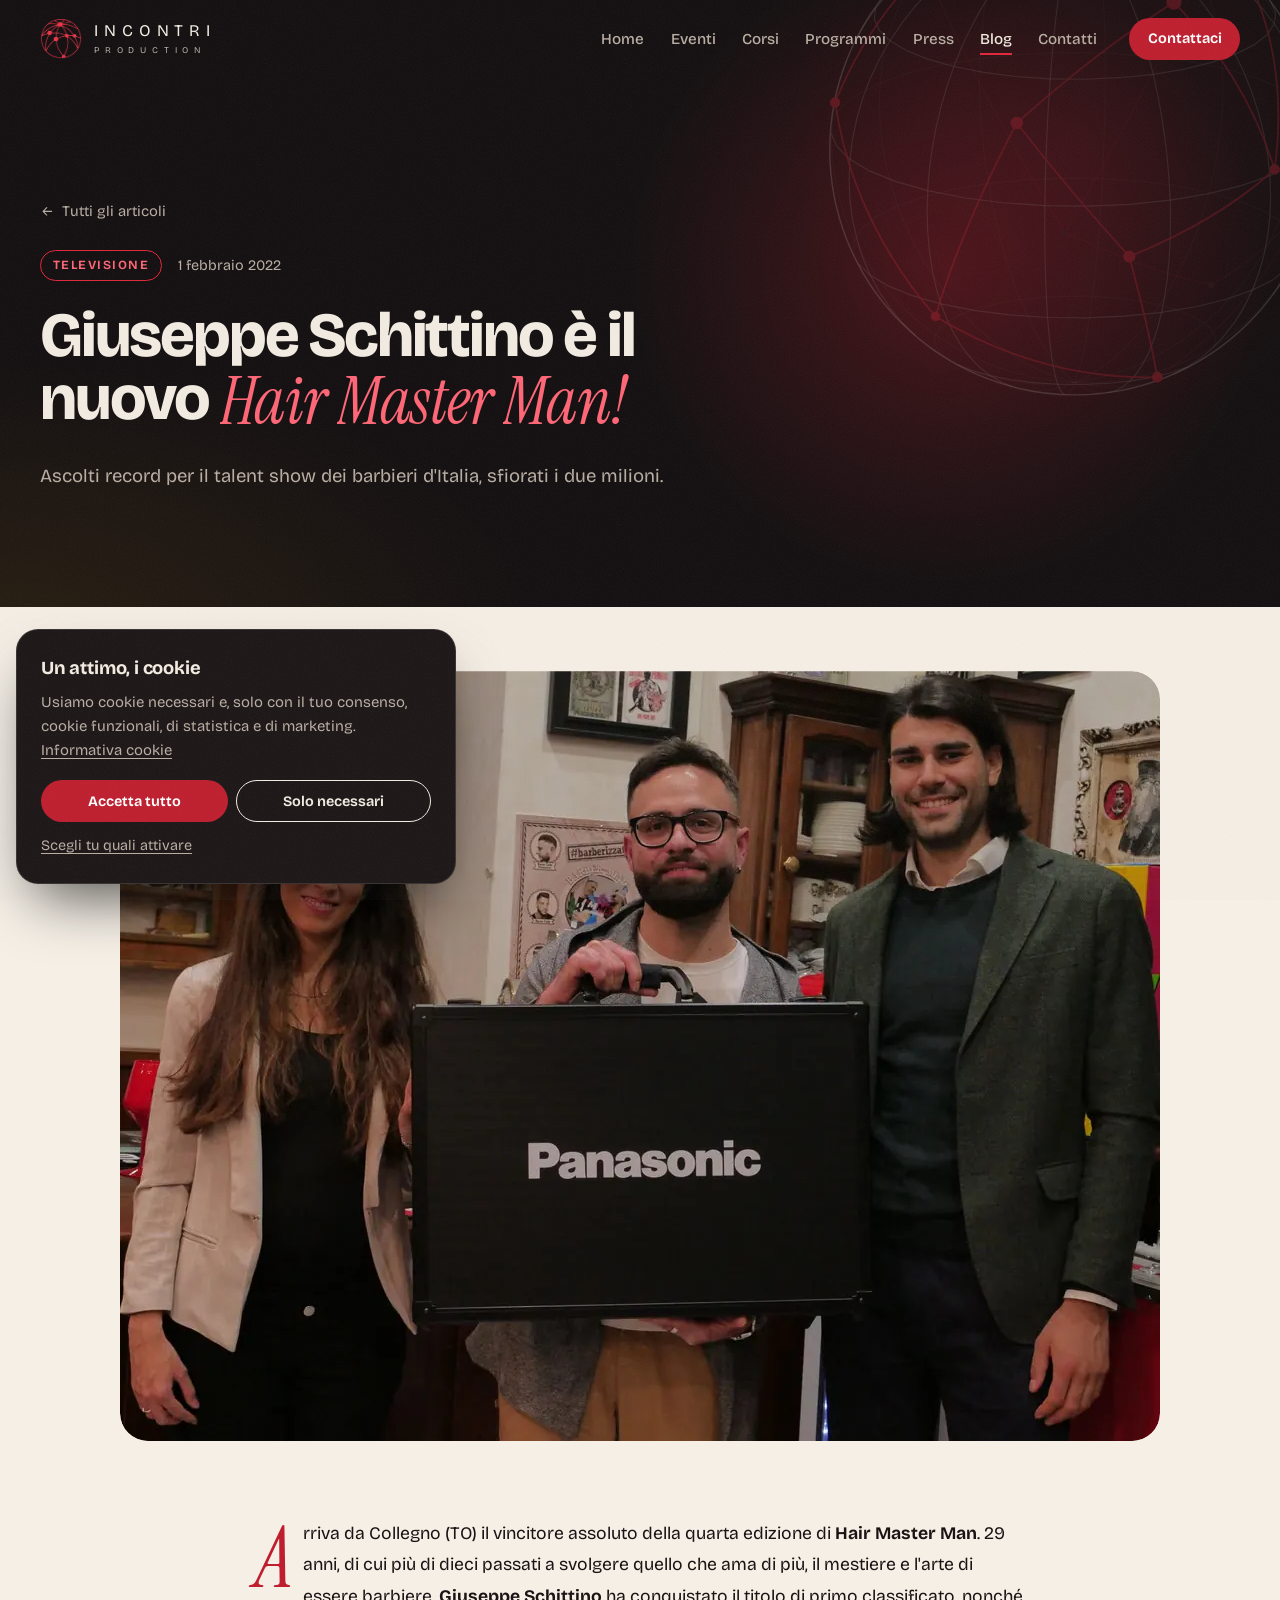
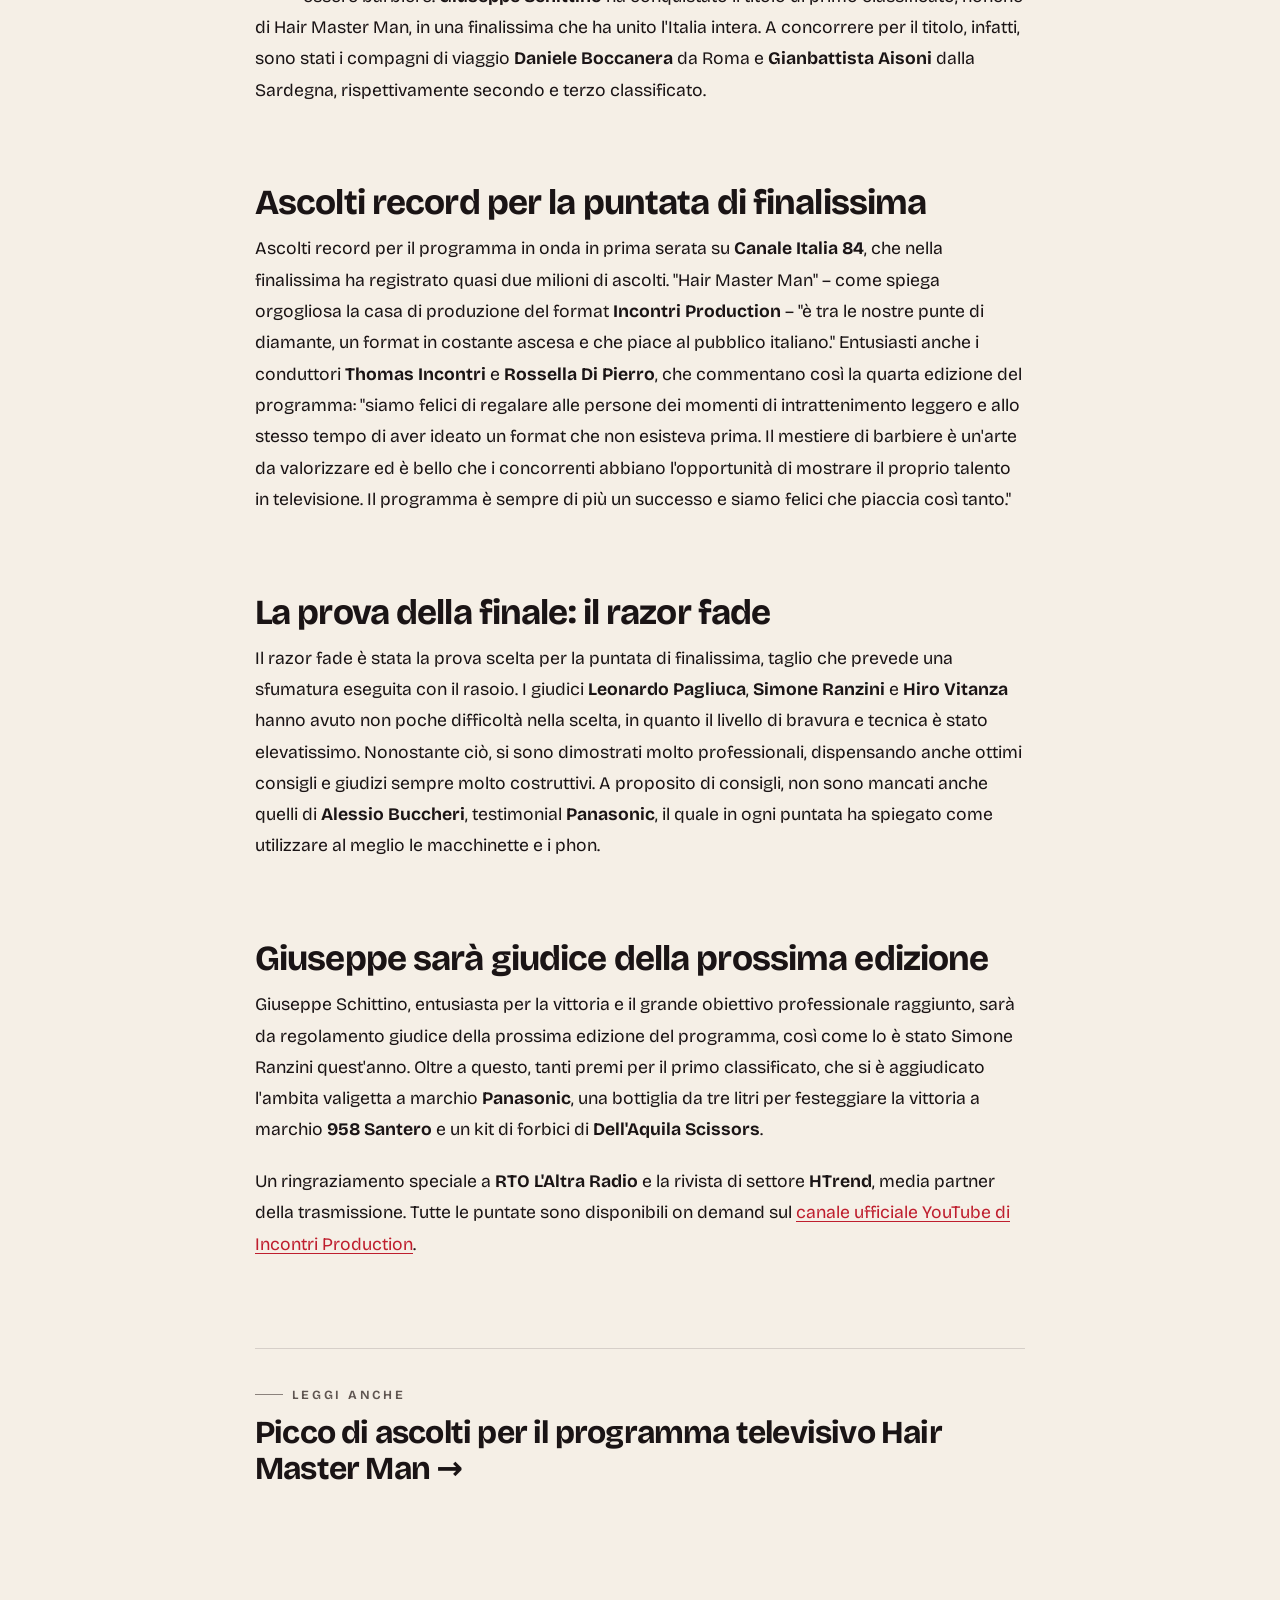
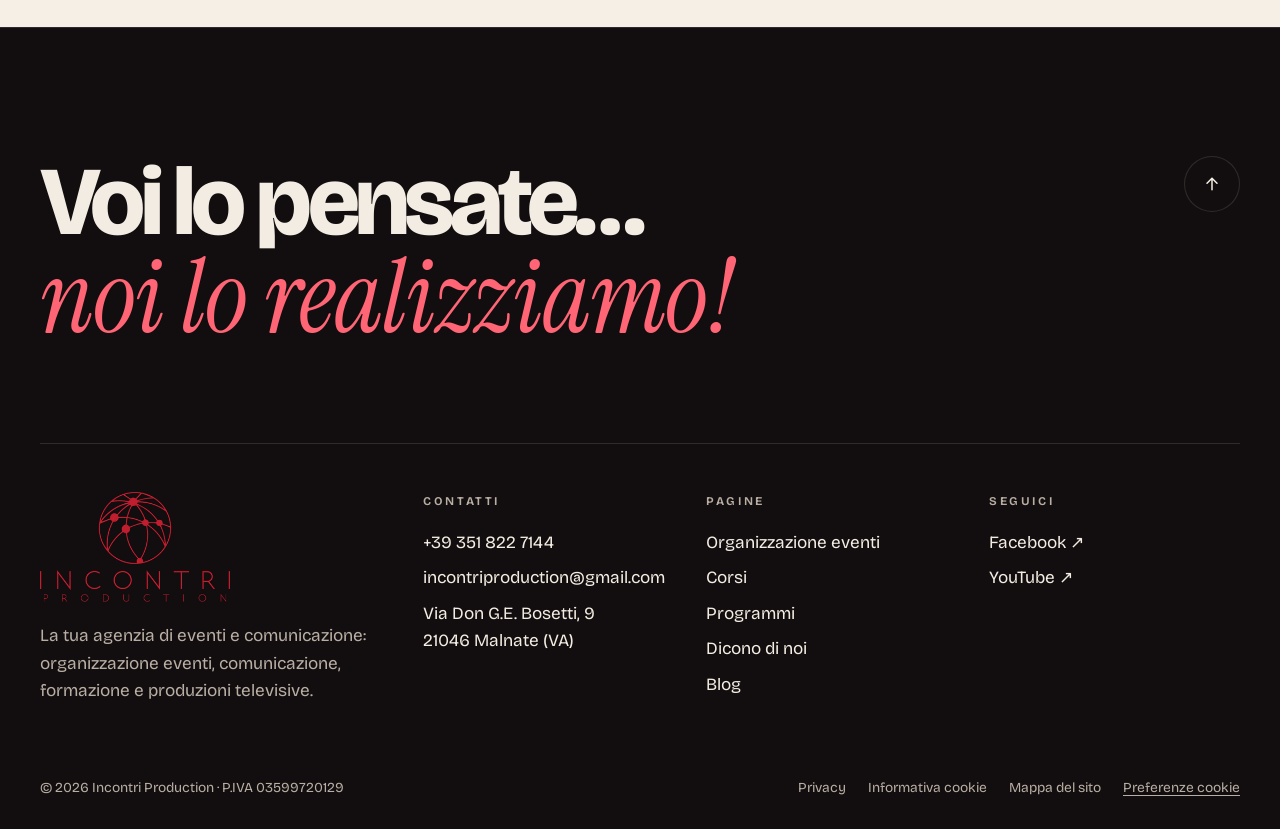
<file: giuseppe-schittino.html>
<!doctype html>
<html lang="it">
<head>
  <meta charset="utf-8">
  <meta name="viewport" content="width=device-width, initial-scale=1">
  <title>Giuseppe Schittino è il nuovo Hair Master Man! | Incontri Production</title>
  <meta name="description" content="Ascolti record per il talent show dei barbieri d'Italia, sfiorati i due milioni: Giuseppe Schittino vince la quarta edizione di Hair Master Man.">
  <link rel="canonical" href="https://www.incontriproduction.it/giuseppe-schittino.html">
  <meta property="og:type" content="website">
  <meta property="og:locale" content="it_IT">
  <meta property="og:site_name" content="Incontri Production">
  <meta property="og:title" content="Giuseppe Schittino è il nuovo Hair Master Man! | Incontri Production">
  <meta property="og:description" content="Ascolti record per il talent show dei barbieri d'Italia, sfiorati i due milioni: Giuseppe Schittino vince la quarta edizione di Hair Master Man.">
  <meta property="og:url" content="https://www.incontriproduction.it/giuseppe-schittino.html">
  <meta property="og:image" content="https://www.incontriproduction.it/assets/img/condivisione.jpg">
  <meta name="twitter:card" content="summary_large_image">
  <meta name="theme-color" content="#120e0f">
  <link rel="icon" href="favicon.png" type="image/png">
  <link rel="apple-touch-icon" href="apple-touch-icon.png">
  <script>document.documentElement.classList.add('js')</script>
  <link rel="preload" href="assets/fonts/bricolage-grotesque.woff2" as="font" type="font/woff2" crossorigin>
  <link rel="preload" href="assets/fonts/instrument-serif.woff2" as="font" type="font/woff2" crossorigin>
  <link rel="stylesheet" href="assets/css/stile.css?v=2611031225">
  <script src="assets/js/sito.js?v=2611031225" defer></script>
  <script type="application/ld+json">{"@context":"https://schema.org","@type":"Organization","name":"Incontri Production","url":"https://www.incontriproduction.it/","logo":"https://www.incontriproduction.it/assets/img/logo.webp","email":"incontriproduction@gmail.com","telephone":"+39 351 822 7144","vatID":"IT03599720129","address":{"@type":"PostalAddress","streetAddress":"Via Don G.E. Bosetti, 9","postalCode":"21046","addressLocality":"Malnate","addressRegion":"VA","addressCountry":"IT"},"sameAs":["https://www.facebook.com/incontriproduction/","https://www.youtube.com/channel/UCzw4_r2sX473PQl3FXD5Lkw"]}</script>
</head>
<body>
  <a class="skip" href="#contenuto">Vai al contenuto</a>
  <div class="progress" data-progress aria-hidden="true"></div>
  <header class="top" data-top>
    <div class="wrap top__row">
      <a class="brand" href="index.html" aria-label="Incontri Production — torna alla home">
        <img src="assets/img/globo.webp" width="96" height="93" alt="">
        <span class="brand__name" aria-hidden="true"><b>Incontri</b><small>Production</small></span>
      </a>
      <nav class="nav" aria-label="Menu principale">
        <ul>
          <li><a href="index.html">Home</a></li>
          <li><a href="organizzazione-eventi.html">Eventi</a></li>
          <li><a href="corsi.html">Corsi</a></li>
          <li><a href="programmi.html">Programmi</a></li>
          <li><a href="press.html">Press</a></li>
          <li><a href="blog.html" aria-current="page">Blog</a></li>
          <li><a href="contatti.html">Contatti</a></li>
        </ul>
      </nav>
      <a class="btn btn--red btn--sm top__cta" href="contatti.html">Contattaci</a>
      <button class="burger" type="button" aria-expanded="false" aria-controls="menu-mobile" data-burger><span></span><span></span><b class="vh">Apri il menu</b></button>
    </div>
  </header>

  <nav class="mnav" id="menu-mobile" aria-label="Menu">
    <ul>
      <li><a href="index.html" style="--i:0"><small>01</small>Home</a></li>
      <li><a href="organizzazione-eventi.html" style="--i:1"><small>02</small>Eventi</a></li>
      <li><a href="corsi.html" style="--i:2"><small>03</small>Corsi</a></li>
      <li><a href="programmi.html" style="--i:3"><small>04</small>Programmi</a></li>
      <li><a href="press.html" style="--i:4"><small>05</small>Press</a></li>
      <li><a href="blog.html" aria-current="page" style="--i:5"><small>06</small>Blog</a></li>
      <li><a href="contatti.html" style="--i:6"><small>07</small>Contatti</a></li>
    </ul>
    <div class="mnav__foot">
      <a href="tel:+393518227144">+39 351 822 7144</a>
      <a href="mailto:incontriproduction@gmail.com">incontriproduction@gmail.com</a>
    </div>
  </nav>

  <main id="contenuto">
    <section class="phero phero--solo t-dark" data-spot>
      <svg class="phero__deco globe" data-globe data-static aria-hidden="true"></svg>
      <div class="wrap phero__grid">
        <div style="max-width:980px">
          <a class="back load" href="blog.html"><svg viewBox="0 0 24 24" fill="none" stroke="currentColor" stroke-width="1.8" stroke-linecap="round" stroke-linejoin="round" aria-hidden="true"><path d="M5 12h14M13 6l6 6-6 6"/></svg> Tutti gli articoli</a>
          <p class="meta load" style="--d:100ms"><span class="chip chip--red">Televisione</span><time datetime="2022-02-01">1 febbraio 2022</time></p>
          <h1 class="split title"><span class="w"><span style="--i:0">Giuseppe</span></span> <span class="w"><span style="--i:1">Schittino</span></span> <span class="w"><span style="--i:2">è</span></span> <span class="w"><span style="--i:3">il</span></span> <span class="w"><span style="--i:4">nuovo</span></span> <em><span class="w"><span style="--i:5">Hair</span></span> <span class="w"><span style="--i:6">Master</span></span> <span class="w"><span style="--i:7">Man!</span></span></em></h1>
          <p class="lead load" style="--d:650ms">Ascolti record per il talent show dei barbieri d'Italia, sfiorati i due milioni.</p>
        </div>
      </div>
    </section>

    <article class="sec t-paper" style="padding-top:clamp(40px,5vw,72px)">
      <div class="wrap">
        <figure class="article-img rv-clip"><img src="assets/img/blog/giuseppe-foto.webp" alt="Giuseppe Schittino con la valigetta Panasonic, premio del vincitore" width="1040" height="770" loading="lazy" decoding="async" srcset="assets/img/blog/giuseppe-foto-640.webp 640w, assets/img/blog/giuseppe-foto.webp 1040w" sizes="(max-width: 1100px) 100vw, 1040px"></figure>
        <div class="prose dropcap">
          <p>Arriva da Collegno (TO) il vincitore assoluto della quarta edizione di <strong>Hair Master Man</strong>. 29 anni, di cui più di dieci passati a svolgere quello che ama di più, il mestiere e l'arte di essere barbiere. <strong>Giuseppe Schittino</strong> ha conquistato il titolo di primo classificato, nonché di Hair Master Man, in una finalissima che ha unito l'Italia intera. A concorrere per il titolo, infatti, sono stati i compagni di viaggio <strong>Daniele Boccanera</strong> da Roma e <strong>Gianbattista Aisoni</strong> dalla Sardegna, rispettivamente secondo e terzo classificato.</p>
          <h2>Ascolti record per la puntata di finalissima</h2>
          <p>Ascolti record per il programma in onda in prima serata su <strong>Canale Italia 84</strong>, che nella finalissima ha registrato quasi due milioni di ascolti. "Hair Master Man" – come spiega orgogliosa la casa di produzione del format <strong>Incontri Production</strong> – "è tra le nostre punte di diamante, un format in costante ascesa e che piace al pubblico italiano." Entusiasti anche i conduttori <strong>Thomas Incontri</strong> e <strong>Rossella Di Pierro</strong>, che commentano così la quarta edizione del programma: "siamo felici di regalare alle persone dei momenti di intrattenimento leggero e allo stesso tempo di aver ideato un format che non esisteva prima. Il mestiere di barbiere è un'arte da valorizzare ed è bello che i concorrenti abbiano l'opportunità di mostrare il proprio talento in televisione. Il programma è sempre di più un successo e siamo felici che piaccia così tanto."</p>
          <h2>La prova della finale: il razor fade</h2>
          <p>Il razor fade è stata la prova scelta per la puntata di finalissima, taglio che prevede una sfumatura eseguita con il rasoio. I giudici <strong>Leonardo Pagliuca</strong>, <strong>Simone Ranzini</strong> e <strong>Hiro Vitanza</strong> hanno avuto non poche difficoltà nella scelta, in quanto il livello di bravura e tecnica è stato elevatissimo. Nonostante ciò, si sono dimostrati molto professionali, dispensando anche ottimi consigli e giudizi sempre molto costruttivi. A proposito di consigli, non sono mancati anche quelli di <strong>Alessio Buccheri</strong>, testimonial <strong>Panasonic</strong>, il quale in ogni puntata ha spiegato come utilizzare al meglio le macchinette e i phon.</p>
          <h2>Giuseppe sarà giudice della prossima edizione</h2>
          <p>Giuseppe Schittino, entusiasta per la vittoria e il grande obiettivo professionale raggiunto, sarà da regolamento giudice della prossima edizione del programma, così come lo è stato Simone Ranzini quest'anno. Oltre a questo, tanti premi per il primo classificato, che si è aggiudicato l'ambita valigetta a marchio <strong>Panasonic</strong>, una bottiglia da tre litri per festeggiare la vittoria a marchio <strong>958 Santero</strong> e un kit di forbici di <strong>Dell'Aquila Scissors</strong>.</p>
          <p>Un ringraziamento speciale a <strong>RTO L'Altra Radio</strong> e la rivista di settore <strong>HTrend</strong>, media partner della trasmissione. Tutte le puntate sono disponibili on demand sul <a href="https://www.youtube.com/channel/UCzw4_r2sX473PQl3FXD5Lkw" target="_blank" rel="noopener">canale ufficiale YouTube di Incontri Production</a>.</p>
        </div>
        <nav class="next-post" aria-label="Altri articoli">
          <span class="eyebrow">Leggi anche</span>
          <a href="picco-ascolti.html">Picco di ascolti per il programma televisivo Hair Master Man →</a>
        </nav>
      </div>
    </article>
  </main>

  <footer class="foot">
    <div class="wrap">
      <a class="foot__big" href="contatti.html">Voi lo pensate…<br><em>noi lo realizziamo!</em></a>
      <a class="totop" href="#contenuto" aria-label="Torna su"><svg viewBox="0 0 24 24" fill="none" stroke="currentColor" stroke-width="1.8" stroke-linecap="round" stroke-linejoin="round" aria-hidden="true"><path d="M5 12h14M13 6l6 6-6 6"/></svg></a>
      <div class="foot__grid">
        <div class="foot__brand">
          <img class="foot__logo" src="assets/img/logo.webp" alt="Incontri Production" loading="lazy" width="354" height="206" loading="lazy" decoding="async">
          <p>La tua agenzia di eventi e comunicazione: organizzazione eventi, comunicazione, formazione e produzioni televisive.</p>
        </div>
        <div>
          <h4>Contatti</h4>
          <ul>
            <li><a href="tel:+393518227144">+39 351 822 7144</a></li>
            <li><a href="mailto:incontriproduction@gmail.com">incontriproduction@gmail.com</a></li>
            <li>Via Don G.E. Bosetti, 9<br>21046 Malnate (VA)</li>
          </ul>
        </div>
        <div>
          <h4>Pagine</h4>
          <ul>
            <li><a href="organizzazione-eventi.html">Organizzazione eventi</a></li>
            <li><a href="corsi.html">Corsi</a></li>
            <li><a href="programmi.html">Programmi</a></li>
            <li><a href="press.html">Dicono di noi</a></li>
            <li><a href="blog.html">Blog</a></li>
          </ul>
        </div>
        <div>
          <h4>Seguici</h4>
          <ul>
            <li><a href="https://www.facebook.com/incontriproduction/" target="_blank" rel="noopener">Facebook ↗</a></li>
            <li><a href="https://www.youtube.com/channel/UCzw4_r2sX473PQl3FXD5Lkw" target="_blank" rel="noopener">YouTube ↗</a></li>
          </ul>
        </div>
      </div>
      <div class="foot__bottom">
        <p>© 2026 Incontri Production · P.IVA 03599720129</p>
        <ul>
          <li><a href="privacy.html">Privacy</a></li>
          <li><a href="cookie.html">Informativa cookie</a></li>
          <li><a href="sitemap.html">Mappa del sito</a></li>
          <li><button type="button" data-cookie-open>Preferenze cookie</button></li>
        </ul>
      </div>
    </div>
  </footer>

  <section class="cookie" data-cookie aria-labelledby="cookie-titolo" hidden>
    <h2 id="cookie-titolo">Un attimo, i cookie</h2>
    <p>Usiamo cookie necessari e, solo con il tuo consenso, cookie funzionali, di statistica e di marketing. <a href="cookie.html">Informativa cookie</a></p>
    <div class="btns">
      <button class="btn btn--red btn--sm" type="button" data-cookie-all>Accetta tutto</button>
      <button class="btn btn--ghost btn--sm" type="button" data-cookie-none>Solo necessari</button>
    </div>
    <button class="cookie__more" type="button" aria-expanded="false" data-cookie-more>Scegli tu quali attivare</button>
    <div class="cookie__prefs" data-cookie-prefs hidden>
      <label>Necessari (sempre attivi) <input class="switch" type="checkbox" checked disabled></label>
      <label>Funzionali <input class="switch" type="checkbox" data-cookie-toggle="functional"></label>
      <label>Statistiche <input class="switch" type="checkbox" data-cookie-toggle="analytics"></label>
      <label>Marketing / terze parti <input class="switch" type="checkbox" data-cookie-toggle="marketing"></label>
      <div class="btns"><button class="btn btn--cream btn--sm" type="button" data-cookie-save>Salva le scelte</button></div>
    </div>
  </section>

  <!-- Google Analytics: parte solo dopo il consenso "Statistiche". Sostituire GA_MEASUREMENT_ID con il codice vero. -->
  <script type="text/plain" data-cookie-category="analytics" data-src="https://www.googletagmanager.com/gtag/js?id=GA_MEASUREMENT_ID"></script>
  <script type="text/plain" data-cookie-category="analytics">
    window.dataLayer = window.dataLayer || [];
    function gtag(){dataLayer.push(arguments);}
    gtag('js', new Date());
    gtag('config', 'GA_MEASUREMENT_ID');
  </script>
</body>
</html>
</file>
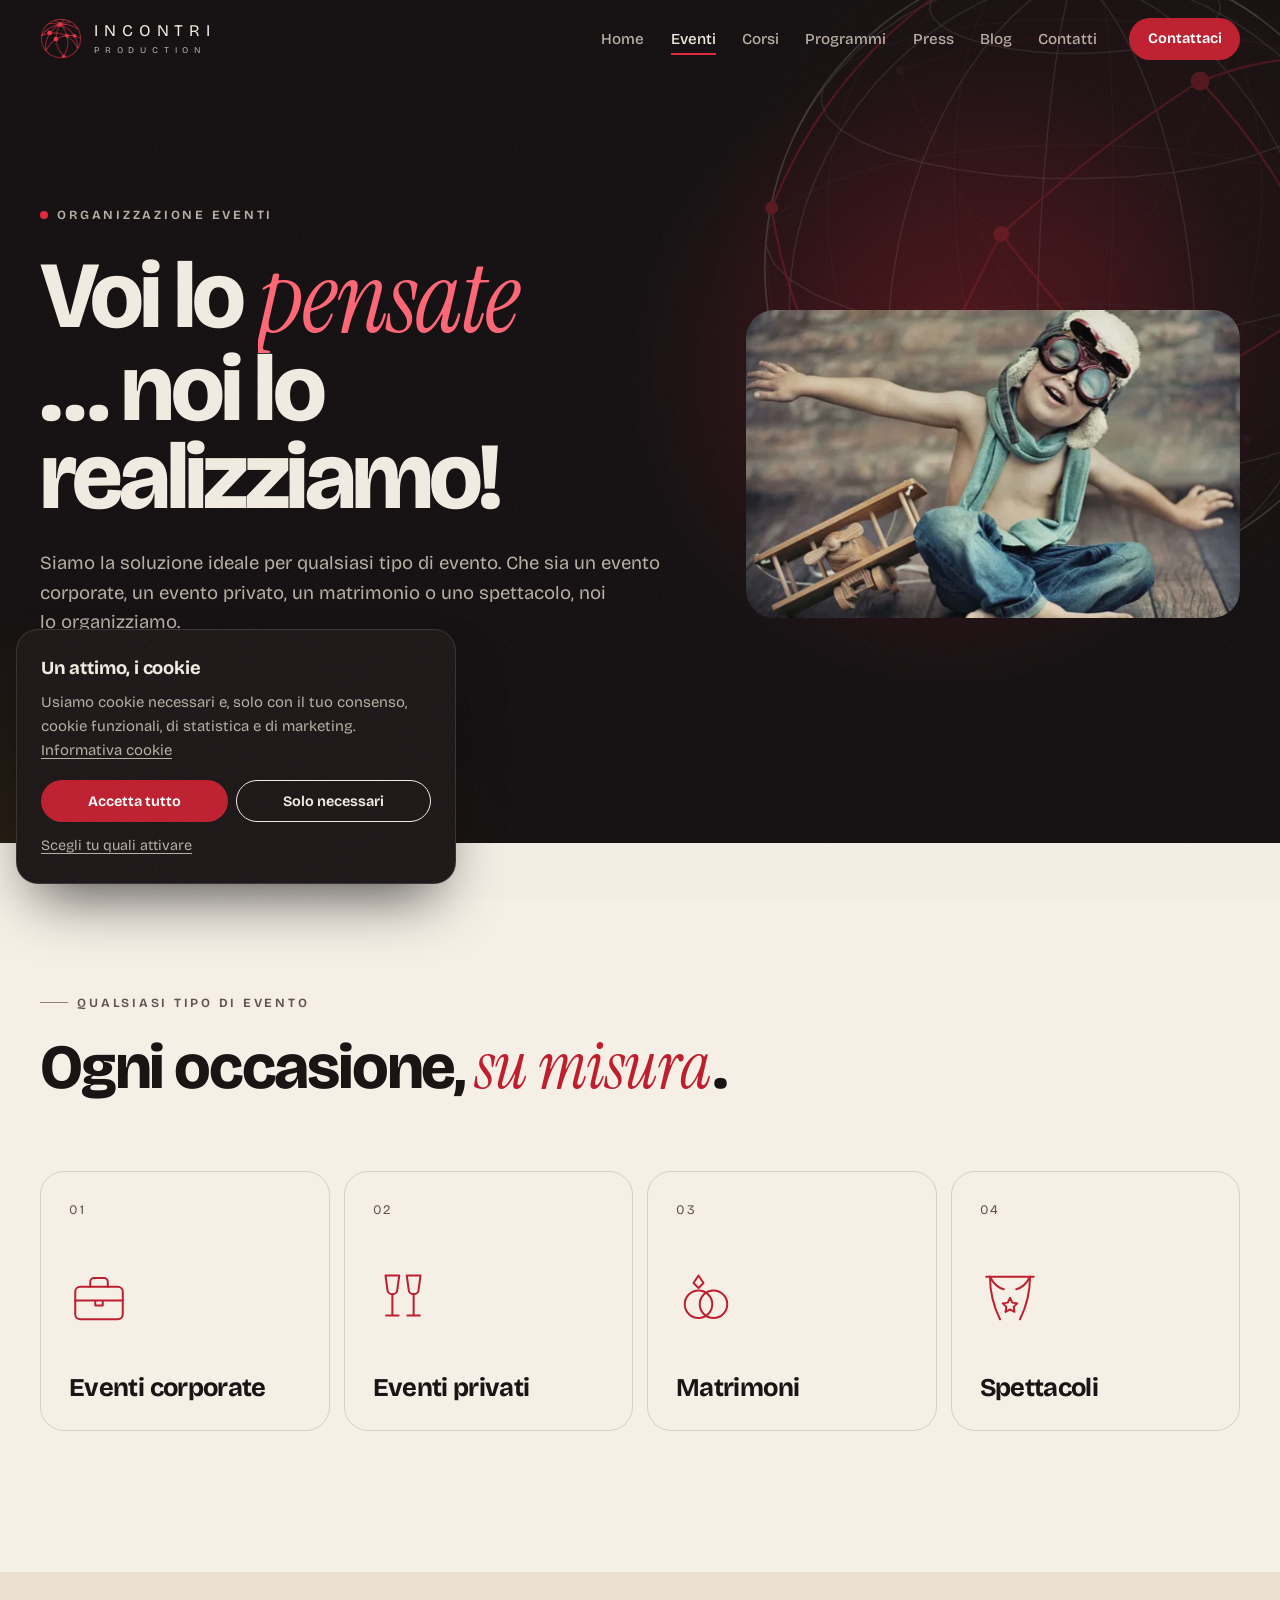
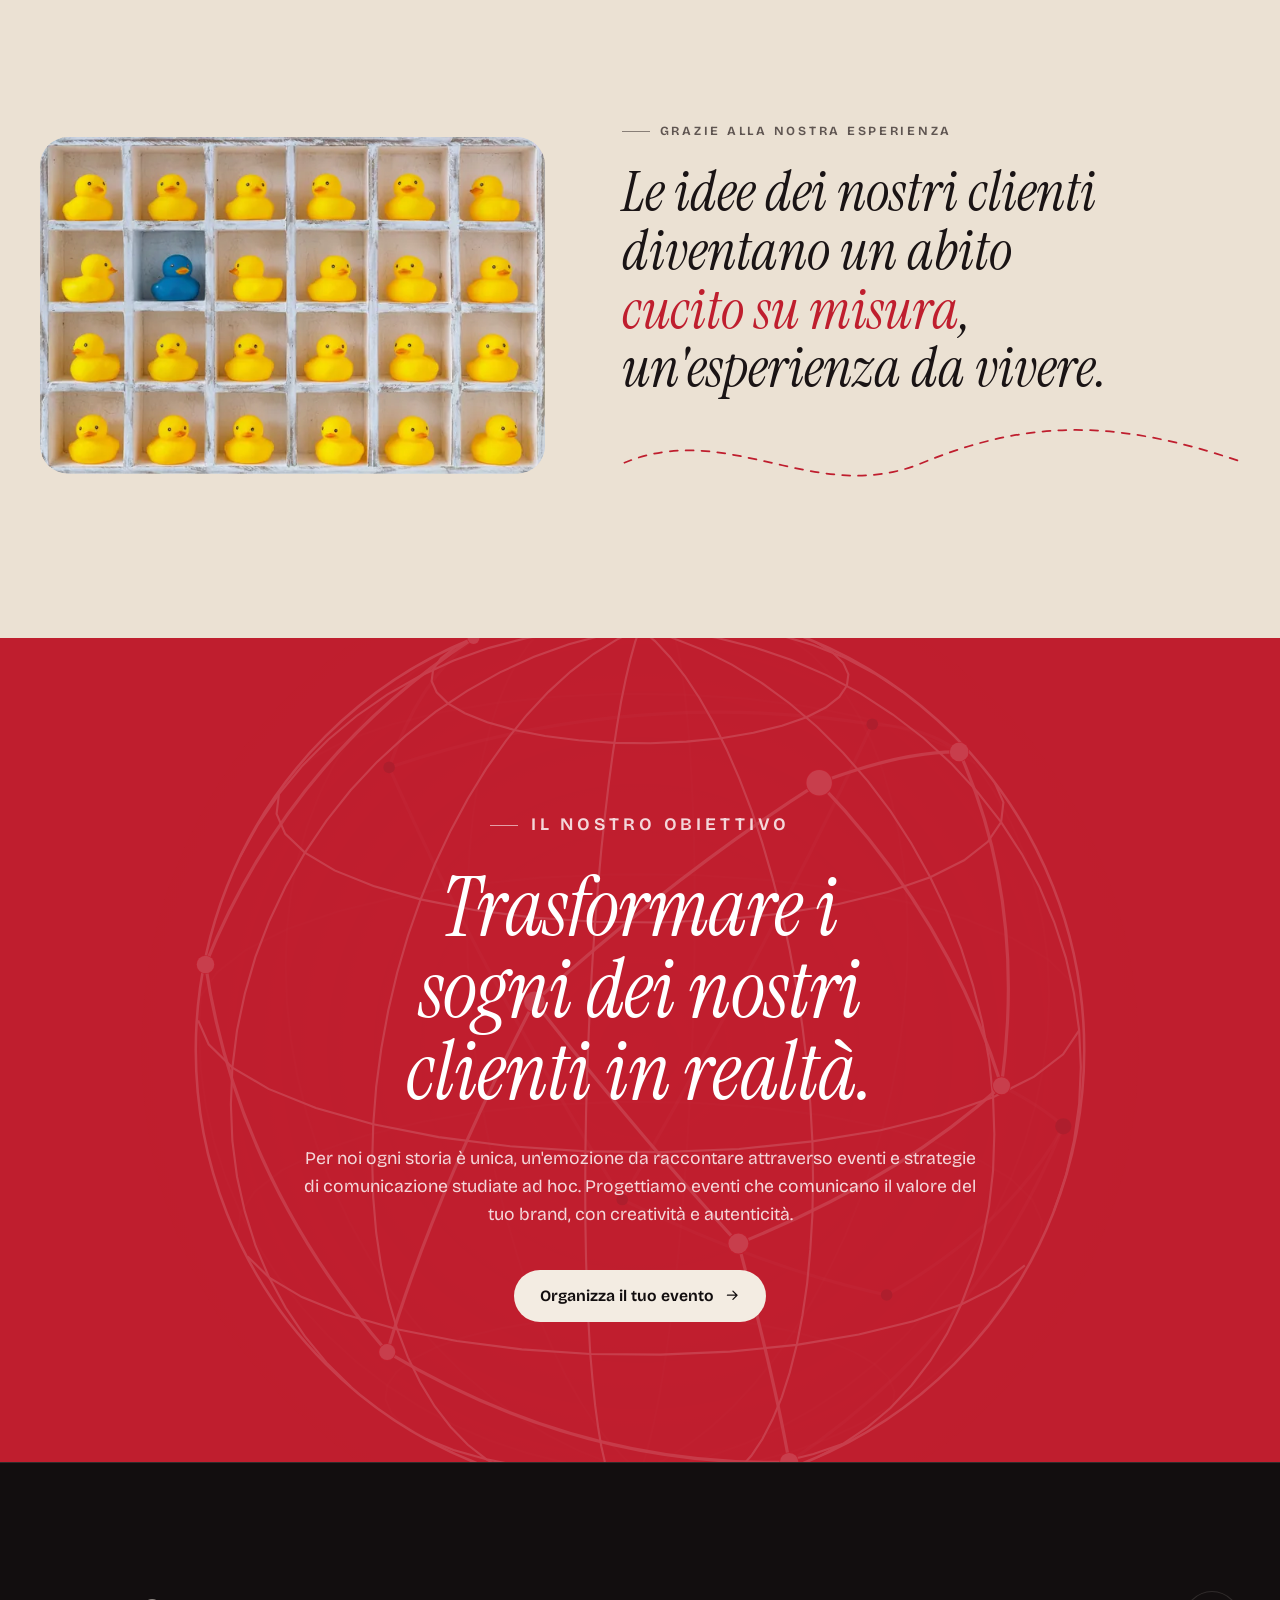
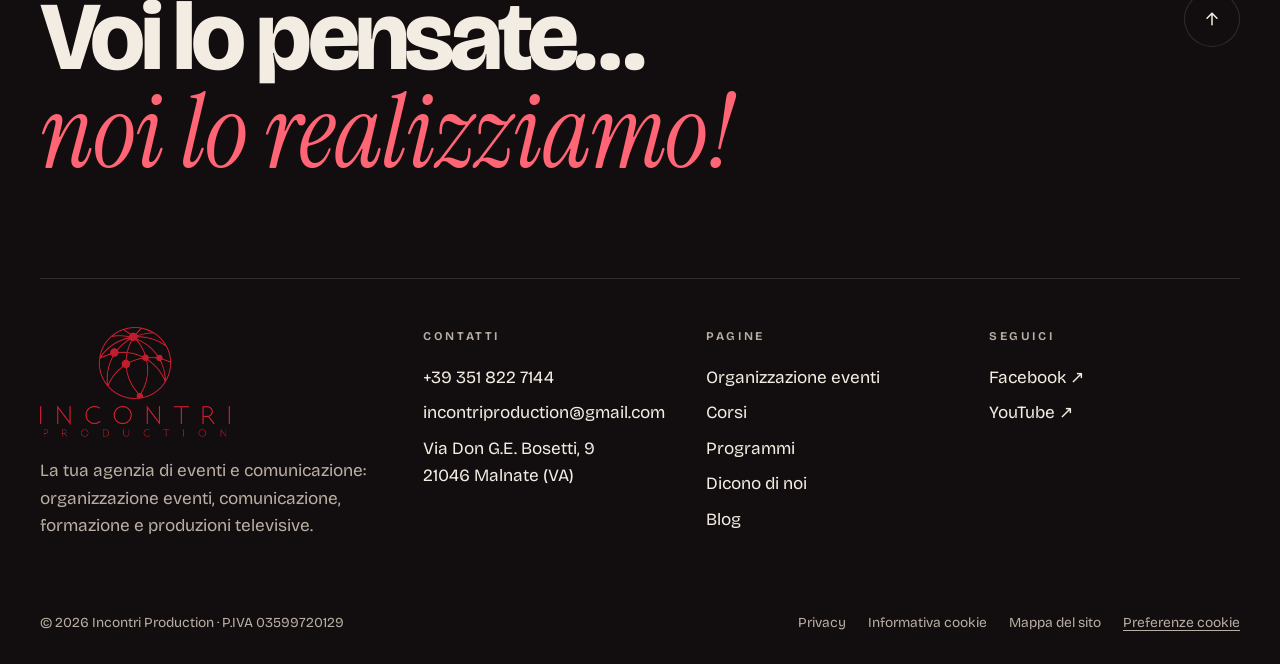
<file: organizzazione-eventi.html>
<!doctype html>
<html lang="it">
<head>
  <meta charset="utf-8">
  <meta name="viewport" content="width=device-width, initial-scale=1">
  <title>Organizzazione eventi | Incontri Production</title>
  <meta name="description" content="Eventi corporate, eventi privati, matrimoni e spettacoli: voi lo pensate, noi lo realizziamo. Organizzazione eventi su misura con Incontri Production.">
  <link rel="canonical" href="https://www.incontriproduction.it/organizzazione-eventi.html">
  <meta property="og:type" content="website">
  <meta property="og:locale" content="it_IT">
  <meta property="og:site_name" content="Incontri Production">
  <meta property="og:title" content="Organizzazione eventi | Incontri Production">
  <meta property="og:description" content="Eventi corporate, eventi privati, matrimoni e spettacoli: voi lo pensate, noi lo realizziamo. Organizzazione eventi su misura con Incontri Production.">
  <meta property="og:url" content="https://www.incontriproduction.it/organizzazione-eventi.html">
  <meta property="og:image" content="https://www.incontriproduction.it/assets/img/condivisione.jpg">
  <meta name="twitter:card" content="summary_large_image">
  <meta name="theme-color" content="#120e0f">
  <link rel="icon" href="favicon.png" type="image/png">
  <link rel="apple-touch-icon" href="apple-touch-icon.png">
  <script>document.documentElement.classList.add('js')</script>
  <link rel="preload" href="assets/fonts/bricolage-grotesque.woff2" as="font" type="font/woff2" crossorigin>
  <link rel="preload" href="assets/fonts/instrument-serif.woff2" as="font" type="font/woff2" crossorigin>
  <link rel="stylesheet" href="assets/css/stile.css?v=2611031225">
  <script src="assets/js/sito.js?v=2611031225" defer></script>
  <script type="application/ld+json">{"@context":"https://schema.org","@type":"Organization","name":"Incontri Production","url":"https://www.incontriproduction.it/","logo":"https://www.incontriproduction.it/assets/img/logo.webp","email":"incontriproduction@gmail.com","telephone":"+39 351 822 7144","vatID":"IT03599720129","address":{"@type":"PostalAddress","streetAddress":"Via Don G.E. Bosetti, 9","postalCode":"21046","addressLocality":"Malnate","addressRegion":"VA","addressCountry":"IT"},"sameAs":["https://www.facebook.com/incontriproduction/","https://www.youtube.com/channel/UCzw4_r2sX473PQl3FXD5Lkw"]}</script>
</head>
<body>
  <a class="skip" href="#contenuto">Vai al contenuto</a>

  <header class="top" data-top>
    <div class="wrap top__row">
      <a class="brand" href="index.html" aria-label="Incontri Production — torna alla home">
        <img src="assets/img/globo.webp" width="96" height="93" alt="">
        <span class="brand__name" aria-hidden="true"><b>Incontri</b><small>Production</small></span>
      </a>
      <nav class="nav" aria-label="Menu principale">
        <ul>
          <li><a href="index.html">Home</a></li>
          <li><a href="organizzazione-eventi.html" aria-current="page">Eventi</a></li>
          <li><a href="corsi.html">Corsi</a></li>
          <li><a href="programmi.html">Programmi</a></li>
          <li><a href="press.html">Press</a></li>
          <li><a href="blog.html">Blog</a></li>
          <li><a href="contatti.html">Contatti</a></li>
        </ul>
      </nav>
      <a class="btn btn--red btn--sm top__cta" href="contatti.html">Contattaci</a>
      <button class="burger" type="button" aria-expanded="false" aria-controls="menu-mobile" data-burger><span></span><span></span><b class="vh">Apri il menu</b></button>
    </div>
  </header>

  <nav class="mnav" id="menu-mobile" aria-label="Menu">
    <ul>
      <li><a href="index.html" style="--i:0"><small>01</small>Home</a></li>
      <li><a href="organizzazione-eventi.html" aria-current="page" style="--i:1"><small>02</small>Eventi</a></li>
      <li><a href="corsi.html" style="--i:2"><small>03</small>Corsi</a></li>
      <li><a href="programmi.html" style="--i:3"><small>04</small>Programmi</a></li>
      <li><a href="press.html" style="--i:4"><small>05</small>Press</a></li>
      <li><a href="blog.html" style="--i:5"><small>06</small>Blog</a></li>
      <li><a href="contatti.html" style="--i:6"><small>07</small>Contatti</a></li>
    </ul>
    <div class="mnav__foot">
      <a href="tel:+393518227144">+39 351 822 7144</a>
      <a href="mailto:incontriproduction@gmail.com">incontriproduction@gmail.com</a>
    </div>
  </nav>

  <main id="contenuto">
    <section class="phero t-dark" data-spot>
      <svg class="phero__deco globe" data-globe data-static aria-hidden="true"></svg>
      <div class="wrap phero__grid">
        <div>
          <p class="eyebrow eyebrow--live load">Organizzazione eventi</p>
          <h1 class="split display"><span class="w"><span style="--i:0">Voi</span></span> <span class="w"><span style="--i:1">lo</span></span> <em><span class="w"><span style="--i:2">pensate</span></span></em><span class="w"><span style="--i:3">…</span></span> <span class="w"><span style="--i:4">noi</span></span> <span class="w"><span style="--i:5">lo</span></span> <span class="w"><span style="--i:6">realizziamo!</span></span></h1>
          <p class="lead load" style="--d:600ms">Siamo la soluzione ideale per qualsiasi tipo di evento. Che sia un evento corporate, un evento privato, un matrimonio o uno spettacolo, noi lo organizziamo.</p>
          <div class="btns load" style="--d:750ms"><a class="btn btn--red" href="contatti.html">Contattaci <svg viewBox="0 0 24 24" fill="none" stroke="currentColor" stroke-width="1.8" stroke-linecap="round" stroke-linejoin="round" aria-hidden="true"><path d="M5 12h14M13 6l6 6-6 6"/></svg></a></div>
        </div>
        <figure class="frame" style="--ar:16/10"><img src="assets/img/eventi.webp" alt="Un bambino con occhialoni da aviatore e un aeroplanino di legno: i sogni che prendono il volo" width="1040" height="585" fetchpriority="high" decoding="async" srcset="assets/img/eventi-640.webp 640w, assets/img/eventi.webp 1040w" sizes="(max-width: 860px) 100vw, 44vw"></figure>
      </div>
    </section>

    <section class="sec t-paper">
      <div class="wrap">
        <div class="head">
          <div>
            <p class="eyebrow rv">Qualsiasi tipo di evento</p>
            <h2 class="title rv" style="--d:80ms">Ogni occasione, <em>su misura</em>.</h2>
          </div>
        </div>
        <div class="types">
          <div class="type rv"><span>01</span><svg class="ico" viewBox="0 0 48 48" aria-hidden="true"><rect pathLength="1" x="5" y="15" width="38" height="26" rx="4"/><path pathLength="1" d="M17 15v-4a3 3 0 0 1 3-3h8a3 3 0 0 1 3 3v4M5 26h38M21 26v4h6v-4"/></svg><h3>Eventi corporate</h3></div>
          <div class="type rv" style="--d:90ms"><span>02</span><svg class="ico" viewBox="0 0 48 48" aria-hidden="true"><path pathLength="1" d="M10 6h11l-1.5 11a4 4 0 0 1-8 0z"/><path pathLength="1" d="M15.5 21v17M10.5 38h10"/><path pathLength="1" d="M27 6h11l-1.5 11a4 4 0 0 1-8 0z"/><path pathLength="1" d="M32.5 21v17M27.5 38h10"/></svg><h3>Eventi privati</h3></div>
          <div class="type rv" style="--d:180ms"><span>03</span><svg class="ico" viewBox="0 0 48 48" aria-hidden="true"><circle pathLength="1" cx="18" cy="29" r="11"/><circle pathLength="1" cx="30" cy="29" r="11"/><path pathLength="1" d="M14 12l4-6 4 6-4 4z"/></svg><h3>Matrimoni</h3></div>
          <div class="type rv" style="--d:270ms"><span>04</span><svg class="ico" viewBox="0 0 48 48" aria-hidden="true"><path pathLength="1" d="M5 7h38"/><path pathLength="1" d="M8 7c0 13 2.5 23 8 34M40 7c0 13-2.5 23-8 34"/><path pathLength="1" d="M8 7c3 6 7 9 11 10M40 7c-3 6-7 9-11 10"/><path pathLength="1" d="M24 24l1.8 3.7 4 .6-2.9 2.8.7 4-3.6-1.9-3.6 1.9.7-4-2.9-2.8 4-.6z"/></svg><h3>Spettacoli</h3></div>
        </div>
      </div>
    </section>

    <section class="sec t-beige">
      <div class="wrap tailor">
        <div class="photo rv">
          <figure class="rv-clip parallax"><img src="assets/img/chi-siamo.webp" alt="Tante paperelle gialle e una sola blu: ogni storia è unica" width="1040" height="693" loading="lazy" decoding="async" srcset="assets/img/chi-siamo-640.webp 640w, assets/img/chi-siamo.webp 1040w" sizes="(max-width: 860px) 100vw, 40vw"></figure>
        </div>
        <div class="rv" style="--d:120ms">
          <p class="eyebrow">Grazie alla nostra esperienza</p>
          <blockquote style="margin-top:22px">Le idee dei nostri clienti diventano un abito <em>cucito su misura</em>, un'esperienza da vivere.</blockquote>
          <svg class="stitch" viewBox="0 0 700 80" preserveAspectRatio="none" aria-hidden="true">
            <defs><mask id="cucitura"><path class="mask-line" pathLength="1" d="M2 40 C 120 -10, 220 90, 340 40 S 560 -10, 700 38"/></mask></defs>
            <path class="dash" mask="url(#cucitura)" d="M2 40 C 120 -10, 220 90, 340 40 S 560 -10, 700 38"/>
          </svg>
        </div>
      </div>
    </section>

    <section class="sec goal t-red">
      <svg class="goal__deco globe" data-globe data-static aria-hidden="true"></svg>
      <div class="wrap">
        <p class="eyebrow rv">Il nostro obiettivo</p>
        <blockquote class="rv" style="--d:80ms">Trasformare i sogni dei nostri clienti in realtà.</blockquote>
        <p class="rv" style="--d:160ms">Per noi ogni storia è unica, un'emozione da raccontare attraverso eventi e strategie di comunicazione studiate ad hoc. Progettiamo eventi che comunicano il valore del tuo brand, con creatività e autenticità.</p>
        <div class="btns rv" style="--d:240ms"><a class="btn btn--cream" href="contatti.html">Organizza il tuo evento <svg viewBox="0 0 24 24" fill="none" stroke="currentColor" stroke-width="1.8" stroke-linecap="round" stroke-linejoin="round" aria-hidden="true"><path d="M5 12h14M13 6l6 6-6 6"/></svg></a></div>
      </div>
    </section>
  </main>

  <footer class="foot">
    <div class="wrap">
      <a class="foot__big" href="contatti.html">Voi lo pensate…<br><em>noi lo realizziamo!</em></a>
      <a class="totop" href="#contenuto" aria-label="Torna su"><svg viewBox="0 0 24 24" fill="none" stroke="currentColor" stroke-width="1.8" stroke-linecap="round" stroke-linejoin="round" aria-hidden="true"><path d="M5 12h14M13 6l6 6-6 6"/></svg></a>
      <div class="foot__grid">
        <div class="foot__brand">
          <img class="foot__logo" src="assets/img/logo.webp" alt="Incontri Production" loading="lazy" width="354" height="206" loading="lazy" decoding="async">
          <p>La tua agenzia di eventi e comunicazione: organizzazione eventi, comunicazione, formazione e produzioni televisive.</p>
        </div>
        <div>
          <h4>Contatti</h4>
          <ul>
            <li><a href="tel:+393518227144">+39 351 822 7144</a></li>
            <li><a href="mailto:incontriproduction@gmail.com">incontriproduction@gmail.com</a></li>
            <li>Via Don G.E. Bosetti, 9<br>21046 Malnate (VA)</li>
          </ul>
        </div>
        <div>
          <h4>Pagine</h4>
          <ul>
            <li><a href="organizzazione-eventi.html">Organizzazione eventi</a></li>
            <li><a href="corsi.html">Corsi</a></li>
            <li><a href="programmi.html">Programmi</a></li>
            <li><a href="press.html">Dicono di noi</a></li>
            <li><a href="blog.html">Blog</a></li>
          </ul>
        </div>
        <div>
          <h4>Seguici</h4>
          <ul>
            <li><a href="https://www.facebook.com/incontriproduction/" target="_blank" rel="noopener">Facebook ↗</a></li>
            <li><a href="https://www.youtube.com/channel/UCzw4_r2sX473PQl3FXD5Lkw" target="_blank" rel="noopener">YouTube ↗</a></li>
          </ul>
        </div>
      </div>
      <div class="foot__bottom">
        <p>© 2026 Incontri Production · P.IVA 03599720129</p>
        <ul>
          <li><a href="privacy.html">Privacy</a></li>
          <li><a href="cookie.html">Informativa cookie</a></li>
          <li><a href="sitemap.html">Mappa del sito</a></li>
          <li><button type="button" data-cookie-open>Preferenze cookie</button></li>
        </ul>
      </div>
    </div>
  </footer>

  <section class="cookie" data-cookie aria-labelledby="cookie-titolo" hidden>
    <h2 id="cookie-titolo">Un attimo, i cookie</h2>
    <p>Usiamo cookie necessari e, solo con il tuo consenso, cookie funzionali, di statistica e di marketing. <a href="cookie.html">Informativa cookie</a></p>
    <div class="btns">
      <button class="btn btn--red btn--sm" type="button" data-cookie-all>Accetta tutto</button>
      <button class="btn btn--ghost btn--sm" type="button" data-cookie-none>Solo necessari</button>
    </div>
    <button class="cookie__more" type="button" aria-expanded="false" data-cookie-more>Scegli tu quali attivare</button>
    <div class="cookie__prefs" data-cookie-prefs hidden>
      <label>Necessari (sempre attivi) <input class="switch" type="checkbox" checked disabled></label>
      <label>Funzionali <input class="switch" type="checkbox" data-cookie-toggle="functional"></label>
      <label>Statistiche <input class="switch" type="checkbox" data-cookie-toggle="analytics"></label>
      <label>Marketing / terze parti <input class="switch" type="checkbox" data-cookie-toggle="marketing"></label>
      <div class="btns"><button class="btn btn--cream btn--sm" type="button" data-cookie-save>Salva le scelte</button></div>
    </div>
  </section>

  <!-- Google Analytics: parte solo dopo il consenso "Statistiche". Sostituire GA_MEASUREMENT_ID con il codice vero. -->
  <script type="text/plain" data-cookie-category="analytics" data-src="https://www.googletagmanager.com/gtag/js?id=GA_MEASUREMENT_ID"></script>
  <script type="text/plain" data-cookie-category="analytics">
    window.dataLayer = window.dataLayer || [];
    function gtag(){dataLayer.push(arguments);}
    gtag('js', new Date());
    gtag('config', 'GA_MEASUREMENT_ID');
  </script>
</body>
</html>
</file>
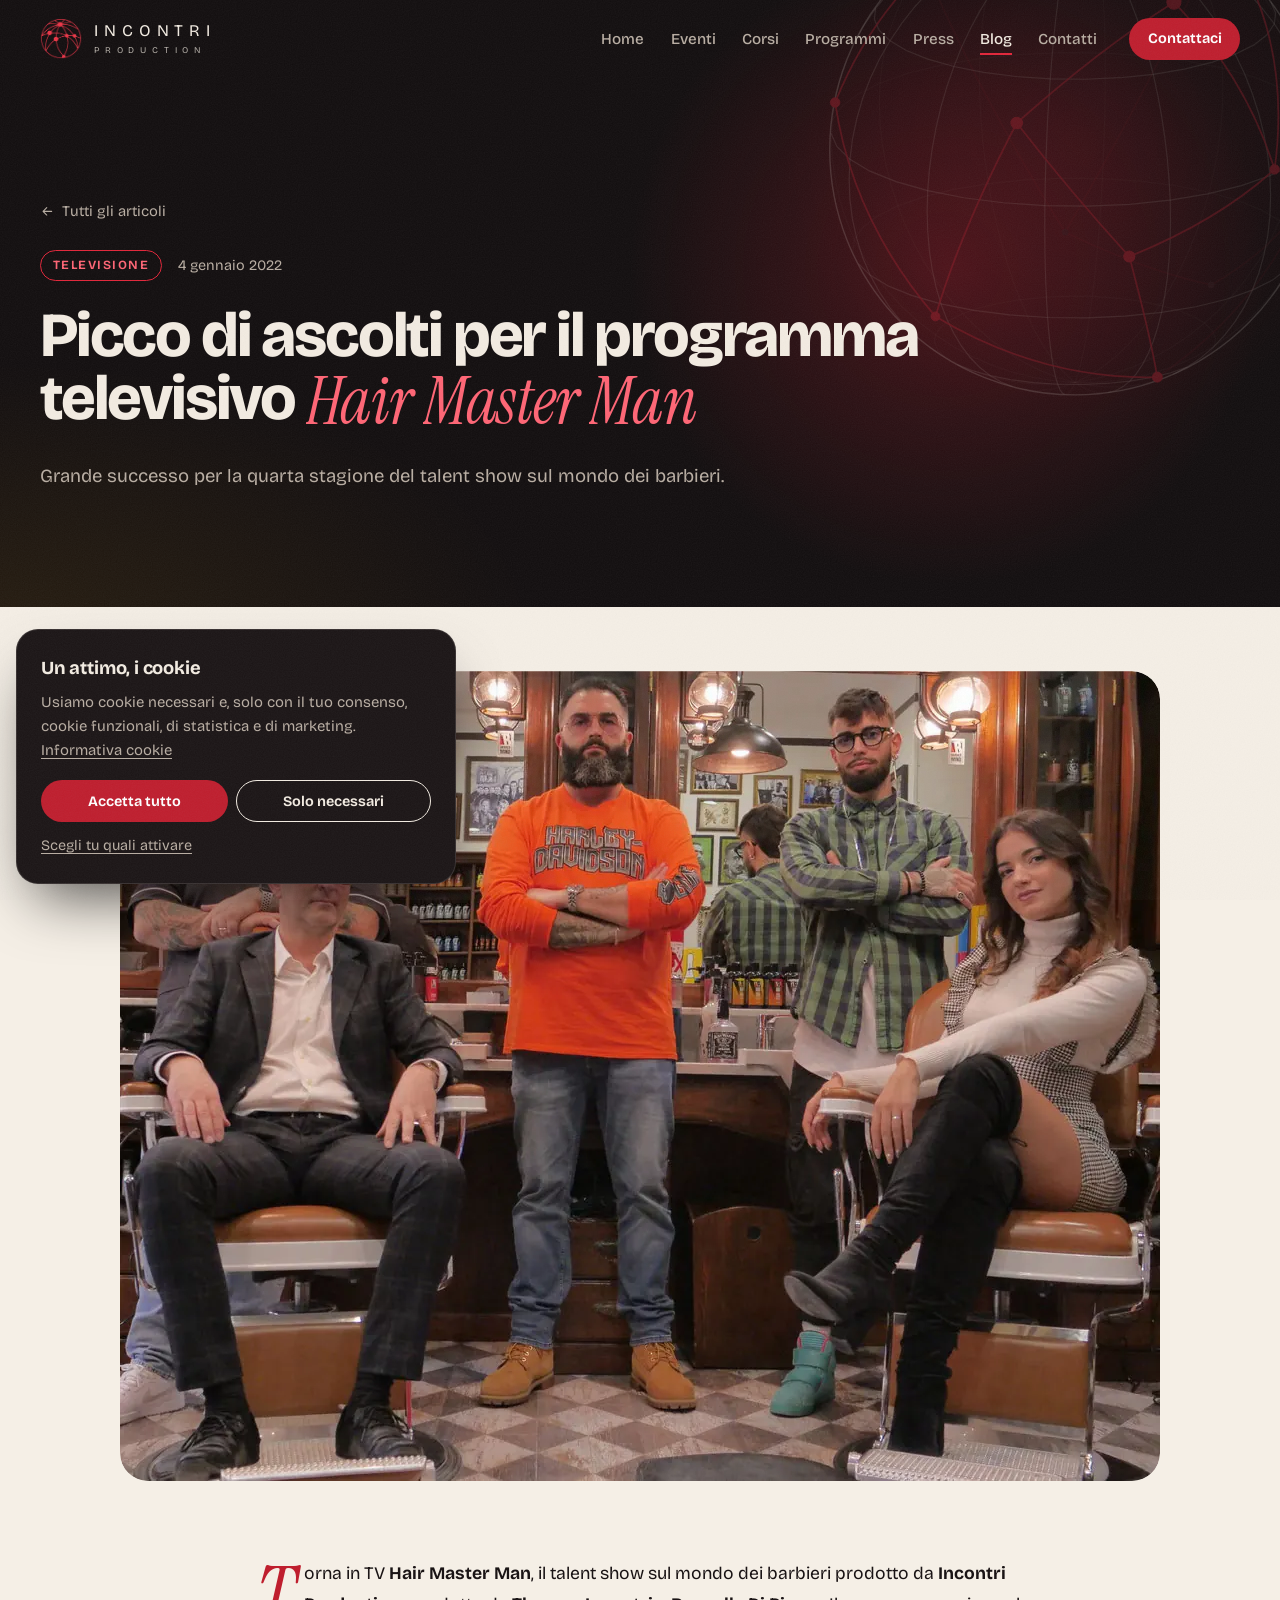
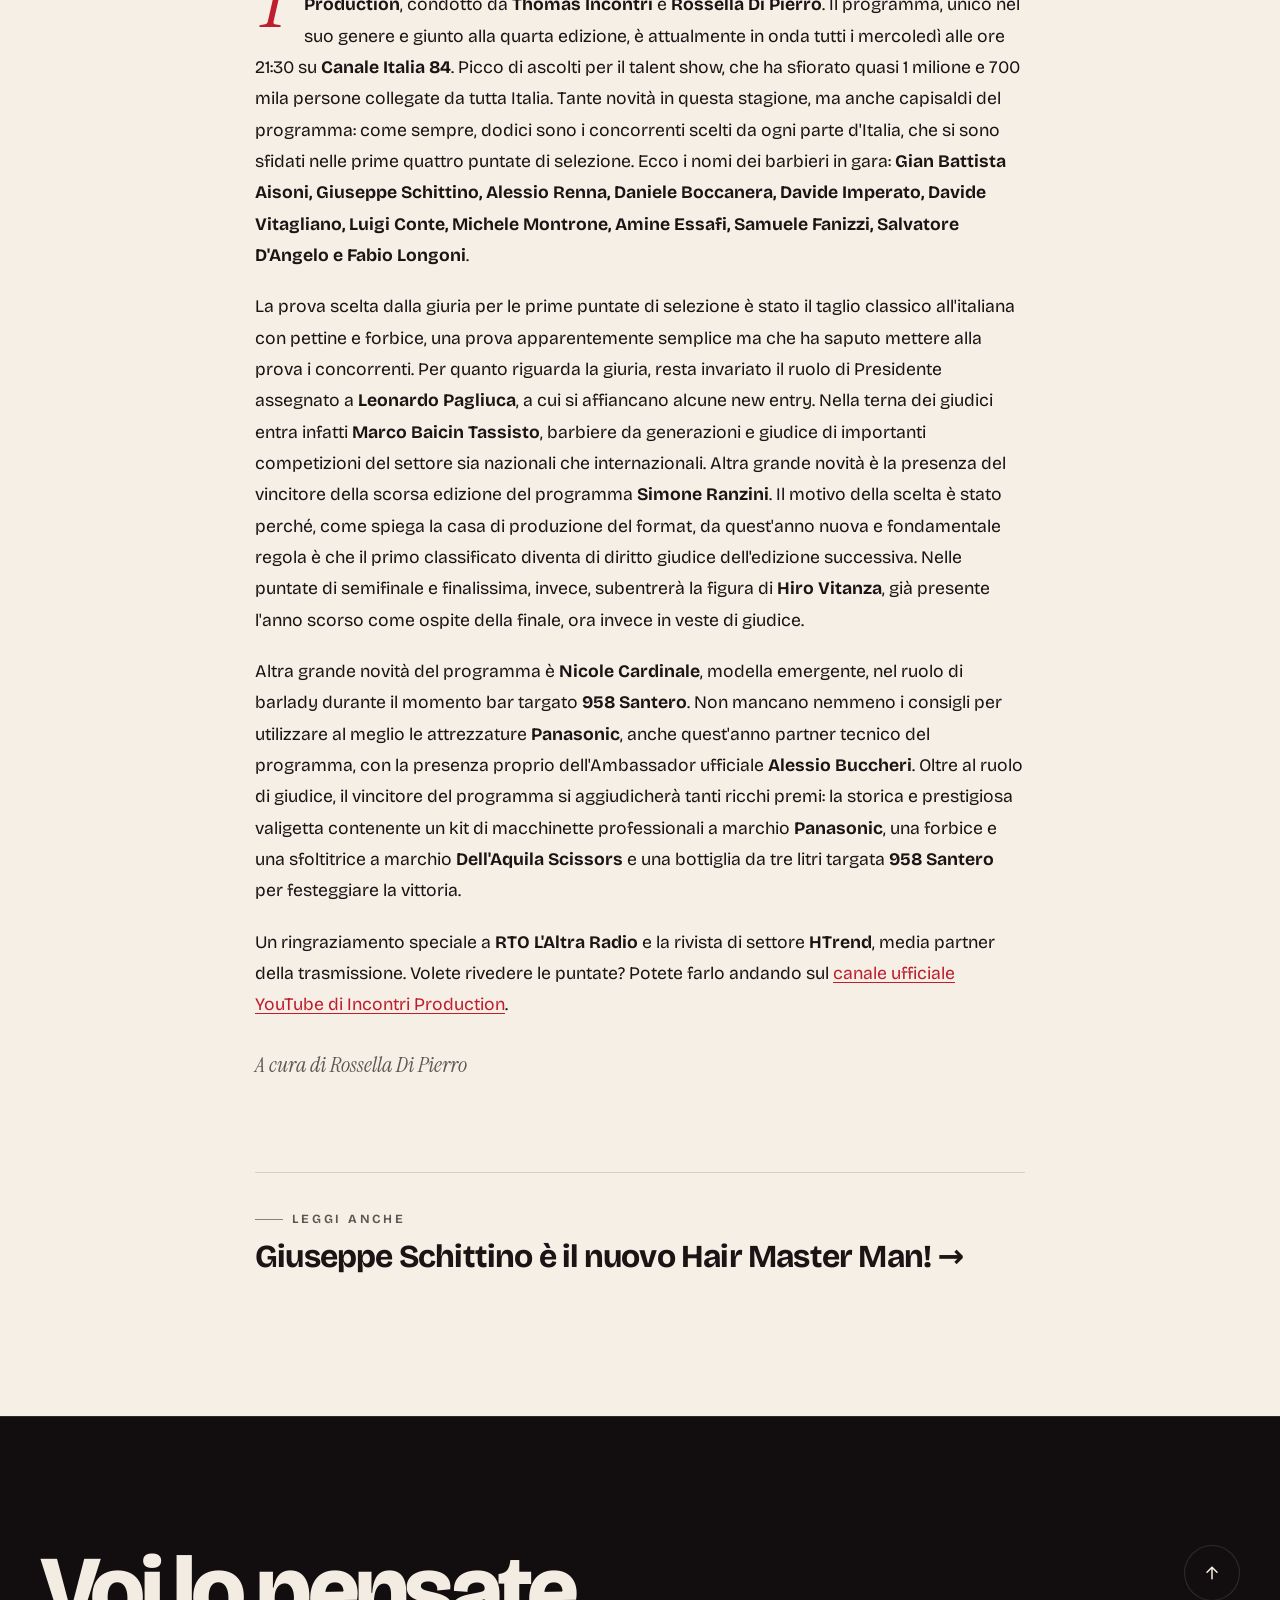
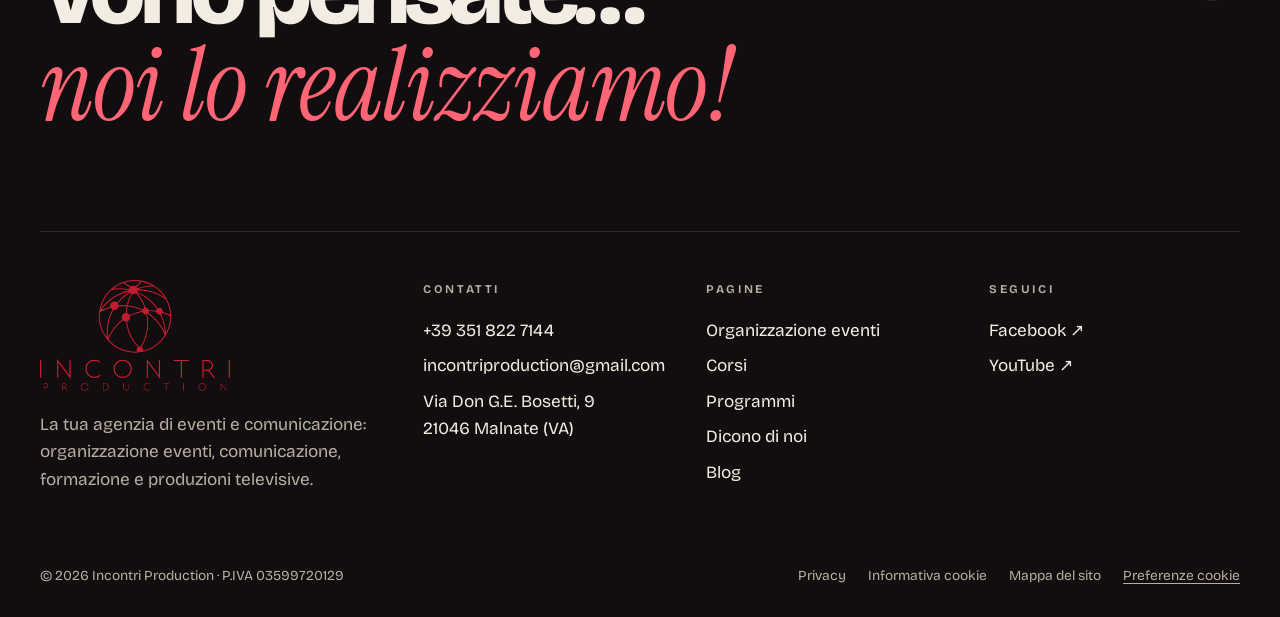
<file: picco-ascolti.html>
<!doctype html>
<html lang="it">
<head>
  <meta charset="utf-8">
  <meta name="viewport" content="width=device-width, initial-scale=1">
  <title>Picco di ascolti per il programma televisivo Hair Master Man | Incontri Production</title>
  <meta name="description" content="Grande successo per la quarta stagione di Hair Master Man, il talent show sul mondo dei barbieri: quasi 1 milione e 700 mila persone collegate.">
  <link rel="canonical" href="https://www.incontriproduction.it/picco-ascolti.html">
  <meta property="og:type" content="website">
  <meta property="og:locale" content="it_IT">
  <meta property="og:site_name" content="Incontri Production">
  <meta property="og:title" content="Picco di ascolti per il programma televisivo Hair Master Man | Incontri Production">
  <meta property="og:description" content="Grande successo per la quarta stagione di Hair Master Man, il talent show sul mondo dei barbieri: quasi 1 milione e 700 mila persone collegate.">
  <meta property="og:url" content="https://www.incontriproduction.it/picco-ascolti.html">
  <meta property="og:image" content="https://www.incontriproduction.it/assets/img/condivisione.jpg">
  <meta name="twitter:card" content="summary_large_image">
  <meta name="theme-color" content="#120e0f">
  <link rel="icon" href="favicon.png" type="image/png">
  <link rel="apple-touch-icon" href="apple-touch-icon.png">
  <script>document.documentElement.classList.add('js')</script>
  <link rel="preload" href="assets/fonts/bricolage-grotesque.woff2" as="font" type="font/woff2" crossorigin>
  <link rel="preload" href="assets/fonts/instrument-serif.woff2" as="font" type="font/woff2" crossorigin>
  <link rel="stylesheet" href="assets/css/stile.css?v=2611031225">
  <script src="assets/js/sito.js?v=2611031225" defer></script>
  <script type="application/ld+json">{"@context":"https://schema.org","@type":"Organization","name":"Incontri Production","url":"https://www.incontriproduction.it/","logo":"https://www.incontriproduction.it/assets/img/logo.webp","email":"incontriproduction@gmail.com","telephone":"+39 351 822 7144","vatID":"IT03599720129","address":{"@type":"PostalAddress","streetAddress":"Via Don G.E. Bosetti, 9","postalCode":"21046","addressLocality":"Malnate","addressRegion":"VA","addressCountry":"IT"},"sameAs":["https://www.facebook.com/incontriproduction/","https://www.youtube.com/channel/UCzw4_r2sX473PQl3FXD5Lkw"]}</script>
</head>
<body>
  <a class="skip" href="#contenuto">Vai al contenuto</a>
  <div class="progress" data-progress aria-hidden="true"></div>
  <header class="top" data-top>
    <div class="wrap top__row">
      <a class="brand" href="index.html" aria-label="Incontri Production — torna alla home">
        <img src="assets/img/globo.webp" width="96" height="93" alt="">
        <span class="brand__name" aria-hidden="true"><b>Incontri</b><small>Production</small></span>
      </a>
      <nav class="nav" aria-label="Menu principale">
        <ul>
          <li><a href="index.html">Home</a></li>
          <li><a href="organizzazione-eventi.html">Eventi</a></li>
          <li><a href="corsi.html">Corsi</a></li>
          <li><a href="programmi.html">Programmi</a></li>
          <li><a href="press.html">Press</a></li>
          <li><a href="blog.html" aria-current="page">Blog</a></li>
          <li><a href="contatti.html">Contatti</a></li>
        </ul>
      </nav>
      <a class="btn btn--red btn--sm top__cta" href="contatti.html">Contattaci</a>
      <button class="burger" type="button" aria-expanded="false" aria-controls="menu-mobile" data-burger><span></span><span></span><b class="vh">Apri il menu</b></button>
    </div>
  </header>

  <nav class="mnav" id="menu-mobile" aria-label="Menu">
    <ul>
      <li><a href="index.html" style="--i:0"><small>01</small>Home</a></li>
      <li><a href="organizzazione-eventi.html" style="--i:1"><small>02</small>Eventi</a></li>
      <li><a href="corsi.html" style="--i:2"><small>03</small>Corsi</a></li>
      <li><a href="programmi.html" style="--i:3"><small>04</small>Programmi</a></li>
      <li><a href="press.html" style="--i:4"><small>05</small>Press</a></li>
      <li><a href="blog.html" aria-current="page" style="--i:5"><small>06</small>Blog</a></li>
      <li><a href="contatti.html" style="--i:6"><small>07</small>Contatti</a></li>
    </ul>
    <div class="mnav__foot">
      <a href="tel:+393518227144">+39 351 822 7144</a>
      <a href="mailto:incontriproduction@gmail.com">incontriproduction@gmail.com</a>
    </div>
  </nav>

  <main id="contenuto">
    <section class="phero phero--solo t-dark" data-spot>
      <svg class="phero__deco globe" data-globe data-static aria-hidden="true"></svg>
      <div class="wrap phero__grid">
        <div style="max-width:980px">
          <a class="back load" href="blog.html"><svg viewBox="0 0 24 24" fill="none" stroke="currentColor" stroke-width="1.8" stroke-linecap="round" stroke-linejoin="round" aria-hidden="true"><path d="M5 12h14M13 6l6 6-6 6"/></svg> Tutti gli articoli</a>
          <p class="meta load" style="--d:100ms"><span class="chip chip--red">Televisione</span><time datetime="2022-01-04">4 gennaio 2022</time></p>
          <h1 class="split title"><span class="w"><span style="--i:0">Picco</span></span> <span class="w"><span style="--i:1">di</span></span> <span class="w"><span style="--i:2">ascolti</span></span> <span class="w"><span style="--i:3">per</span></span> <span class="w"><span style="--i:4">il</span></span> <span class="w"><span style="--i:5">programma</span></span> <span class="w"><span style="--i:6">televisivo</span></span> <em><span class="w"><span style="--i:7">Hair</span></span> <span class="w"><span style="--i:8">Master</span></span> <span class="w"><span style="--i:9">Man</span></span></em></h1>
          <p class="lead load" style="--d:650ms">Grande successo per la quarta stagione del talent show sul mondo dei barbieri.</p>
        </div>
      </div>
    </section>

    <article class="sec t-paper" style="padding-top:clamp(40px,5vw,72px)">
      <div class="wrap">
        <figure class="article-img rv-clip"><img src="assets/img/blog/picco-foto.webp" alt="I protagonisti di Hair Master Man nello studio del programma" width="1040" height="810" loading="lazy" decoding="async" srcset="assets/img/blog/picco-foto-640.webp 640w, assets/img/blog/picco-foto.webp 1040w" sizes="(max-width: 1100px) 100vw, 1040px"></figure>
        <div class="prose dropcap">
          <p>Torna in TV <strong>Hair Master Man</strong>, il talent show sul mondo dei barbieri prodotto da <strong>Incontri Production</strong>, condotto da <strong>Thomas Incontri</strong> e <strong>Rossella Di Pierro</strong>. Il programma, unico nel suo genere e giunto alla quarta edizione, è attualmente in onda tutti i mercoledì alle ore 21:30 su <strong>Canale Italia 84</strong>. Picco di ascolti per il talent show, che ha sfiorato quasi 1 milione e 700 mila persone collegate da tutta Italia. Tante novità in questa stagione, ma anche capisaldi del programma: come sempre, dodici sono i concorrenti scelti da ogni parte d'Italia, che si sono sfidati nelle prime quattro puntate di selezione. Ecco i nomi dei barbieri in gara: <strong>Gian Battista Aisoni, Giuseppe Schittino, Alessio Renna, Daniele Boccanera, Davide Imperato, Davide Vitagliano, Luigi Conte, Michele Montrone, Amine Essafi, Samuele Fanizzi, Salvatore D'Angelo e Fabio Longoni</strong>.</p>
          <p>La prova scelta dalla giuria per le prime puntate di selezione è stato il taglio classico all'italiana con pettine e forbice, una prova apparentemente semplice ma che ha saputo mettere alla prova i concorrenti. Per quanto riguarda la giuria, resta invariato il ruolo di Presidente assegnato a <strong>Leonardo Pagliuca</strong>, a cui si affiancano alcune new entry. Nella terna dei giudici entra infatti <strong>Marco Baicin Tassisto</strong>, barbiere da generazioni e giudice di importanti competizioni del settore sia nazionali che internazionali. Altra grande novità è la presenza del vincitore della scorsa edizione del programma <strong>Simone Ranzini</strong>. Il motivo della scelta è stato perché, come spiega la casa di produzione del format, da quest'anno nuova e fondamentale regola è che il primo classificato diventa di diritto giudice dell'edizione successiva. Nelle puntate di semifinale e finalissima, invece, subentrerà la figura di <strong>Hiro Vitanza</strong>, già presente l'anno scorso come ospite della finale, ora invece in veste di giudice.</p>
          <p>Altra grande novità del programma è <strong>Nicole Cardinale</strong>, modella emergente, nel ruolo di barlady durante il momento bar targato <strong>958 Santero</strong>. Non mancano nemmeno i consigli per utilizzare al meglio le attrezzature <strong>Panasonic</strong>, anche quest'anno partner tecnico del programma, con la presenza proprio dell'Ambassador ufficiale <strong>Alessio Buccheri</strong>. Oltre al ruolo di giudice, il vincitore del programma si aggiudicherà tanti ricchi premi: la storica e prestigiosa valigetta contenente un kit di macchinette professionali a marchio <strong>Panasonic</strong>, una forbice e una sfoltitrice a marchio <strong>Dell'Aquila Scissors</strong> e una bottiglia da tre litri targata <strong>958 Santero</strong> per festeggiare la vittoria.</p>
          <p>Un ringraziamento speciale a <strong>RTO L'Altra Radio</strong> e la rivista di settore <strong>HTrend</strong>, media partner della trasmissione. Volete rivedere le puntate? Potete farlo andando sul <a href="https://www.youtube.com/channel/UCzw4_r2sX473PQl3FXD5Lkw" target="_blank" rel="noopener">canale ufficiale YouTube di Incontri Production</a>.</p>
          <p class="sign">A cura di Rossella Di Pierro</p>
        </div>
        <nav class="next-post" aria-label="Altri articoli">
          <span class="eyebrow">Leggi anche</span>
          <a href="giuseppe-schittino.html">Giuseppe Schittino è il nuovo Hair Master Man! →</a>
        </nav>
      </div>
    </article>
  </main>

  <footer class="foot">
    <div class="wrap">
      <a class="foot__big" href="contatti.html">Voi lo pensate…<br><em>noi lo realizziamo!</em></a>
      <a class="totop" href="#contenuto" aria-label="Torna su"><svg viewBox="0 0 24 24" fill="none" stroke="currentColor" stroke-width="1.8" stroke-linecap="round" stroke-linejoin="round" aria-hidden="true"><path d="M5 12h14M13 6l6 6-6 6"/></svg></a>
      <div class="foot__grid">
        <div class="foot__brand">
          <img class="foot__logo" src="assets/img/logo.webp" alt="Incontri Production" loading="lazy" width="354" height="206" loading="lazy" decoding="async">
          <p>La tua agenzia di eventi e comunicazione: organizzazione eventi, comunicazione, formazione e produzioni televisive.</p>
        </div>
        <div>
          <h4>Contatti</h4>
          <ul>
            <li><a href="tel:+393518227144">+39 351 822 7144</a></li>
            <li><a href="mailto:incontriproduction@gmail.com">incontriproduction@gmail.com</a></li>
            <li>Via Don G.E. Bosetti, 9<br>21046 Malnate (VA)</li>
          </ul>
        </div>
        <div>
          <h4>Pagine</h4>
          <ul>
            <li><a href="organizzazione-eventi.html">Organizzazione eventi</a></li>
            <li><a href="corsi.html">Corsi</a></li>
            <li><a href="programmi.html">Programmi</a></li>
            <li><a href="press.html">Dicono di noi</a></li>
            <li><a href="blog.html">Blog</a></li>
          </ul>
        </div>
        <div>
          <h4>Seguici</h4>
          <ul>
            <li><a href="https://www.facebook.com/incontriproduction/" target="_blank" rel="noopener">Facebook ↗</a></li>
            <li><a href="https://www.youtube.com/channel/UCzw4_r2sX473PQl3FXD5Lkw" target="_blank" rel="noopener">YouTube ↗</a></li>
          </ul>
        </div>
      </div>
      <div class="foot__bottom">
        <p>© 2026 Incontri Production · P.IVA 03599720129</p>
        <ul>
          <li><a href="privacy.html">Privacy</a></li>
          <li><a href="cookie.html">Informativa cookie</a></li>
          <li><a href="sitemap.html">Mappa del sito</a></li>
          <li><button type="button" data-cookie-open>Preferenze cookie</button></li>
        </ul>
      </div>
    </div>
  </footer>

  <section class="cookie" data-cookie aria-labelledby="cookie-titolo" hidden>
    <h2 id="cookie-titolo">Un attimo, i cookie</h2>
    <p>Usiamo cookie necessari e, solo con il tuo consenso, cookie funzionali, di statistica e di marketing. <a href="cookie.html">Informativa cookie</a></p>
    <div class="btns">
      <button class="btn btn--red btn--sm" type="button" data-cookie-all>Accetta tutto</button>
      <button class="btn btn--ghost btn--sm" type="button" data-cookie-none>Solo necessari</button>
    </div>
    <button class="cookie__more" type="button" aria-expanded="false" data-cookie-more>Scegli tu quali attivare</button>
    <div class="cookie__prefs" data-cookie-prefs hidden>
      <label>Necessari (sempre attivi) <input class="switch" type="checkbox" checked disabled></label>
      <label>Funzionali <input class="switch" type="checkbox" data-cookie-toggle="functional"></label>
      <label>Statistiche <input class="switch" type="checkbox" data-cookie-toggle="analytics"></label>
      <label>Marketing / terze parti <input class="switch" type="checkbox" data-cookie-toggle="marketing"></label>
      <div class="btns"><button class="btn btn--cream btn--sm" type="button" data-cookie-save>Salva le scelte</button></div>
    </div>
  </section>

  <!-- Google Analytics: parte solo dopo il consenso "Statistiche". Sostituire GA_MEASUREMENT_ID con il codice vero. -->
  <script type="text/plain" data-cookie-category="analytics" data-src="https://www.googletagmanager.com/gtag/js?id=GA_MEASUREMENT_ID"></script>
  <script type="text/plain" data-cookie-category="analytics">
    window.dataLayer = window.dataLayer || [];
    function gtag(){dataLayer.push(arguments);}
    gtag('js', new Date());
    gtag('config', 'GA_MEASUREMENT_ID');
  </script>
</body>
</html>
</file>
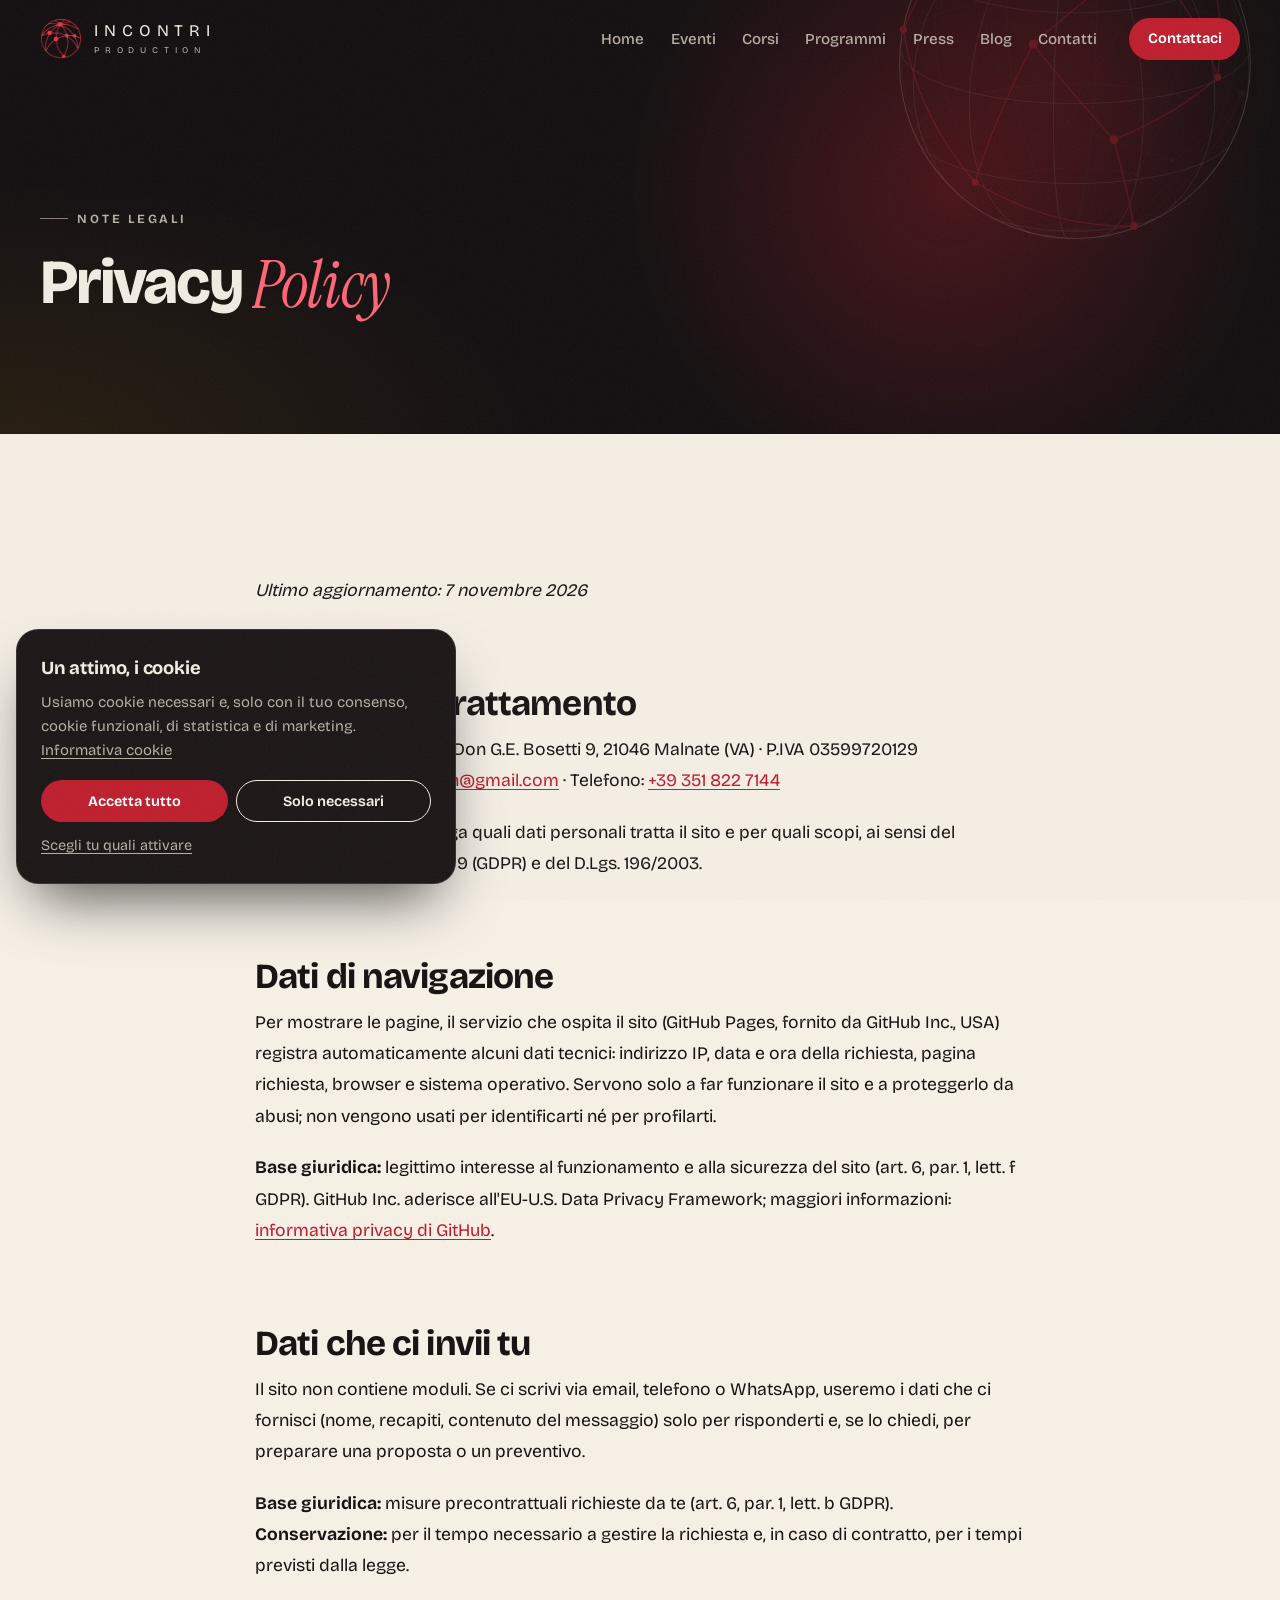
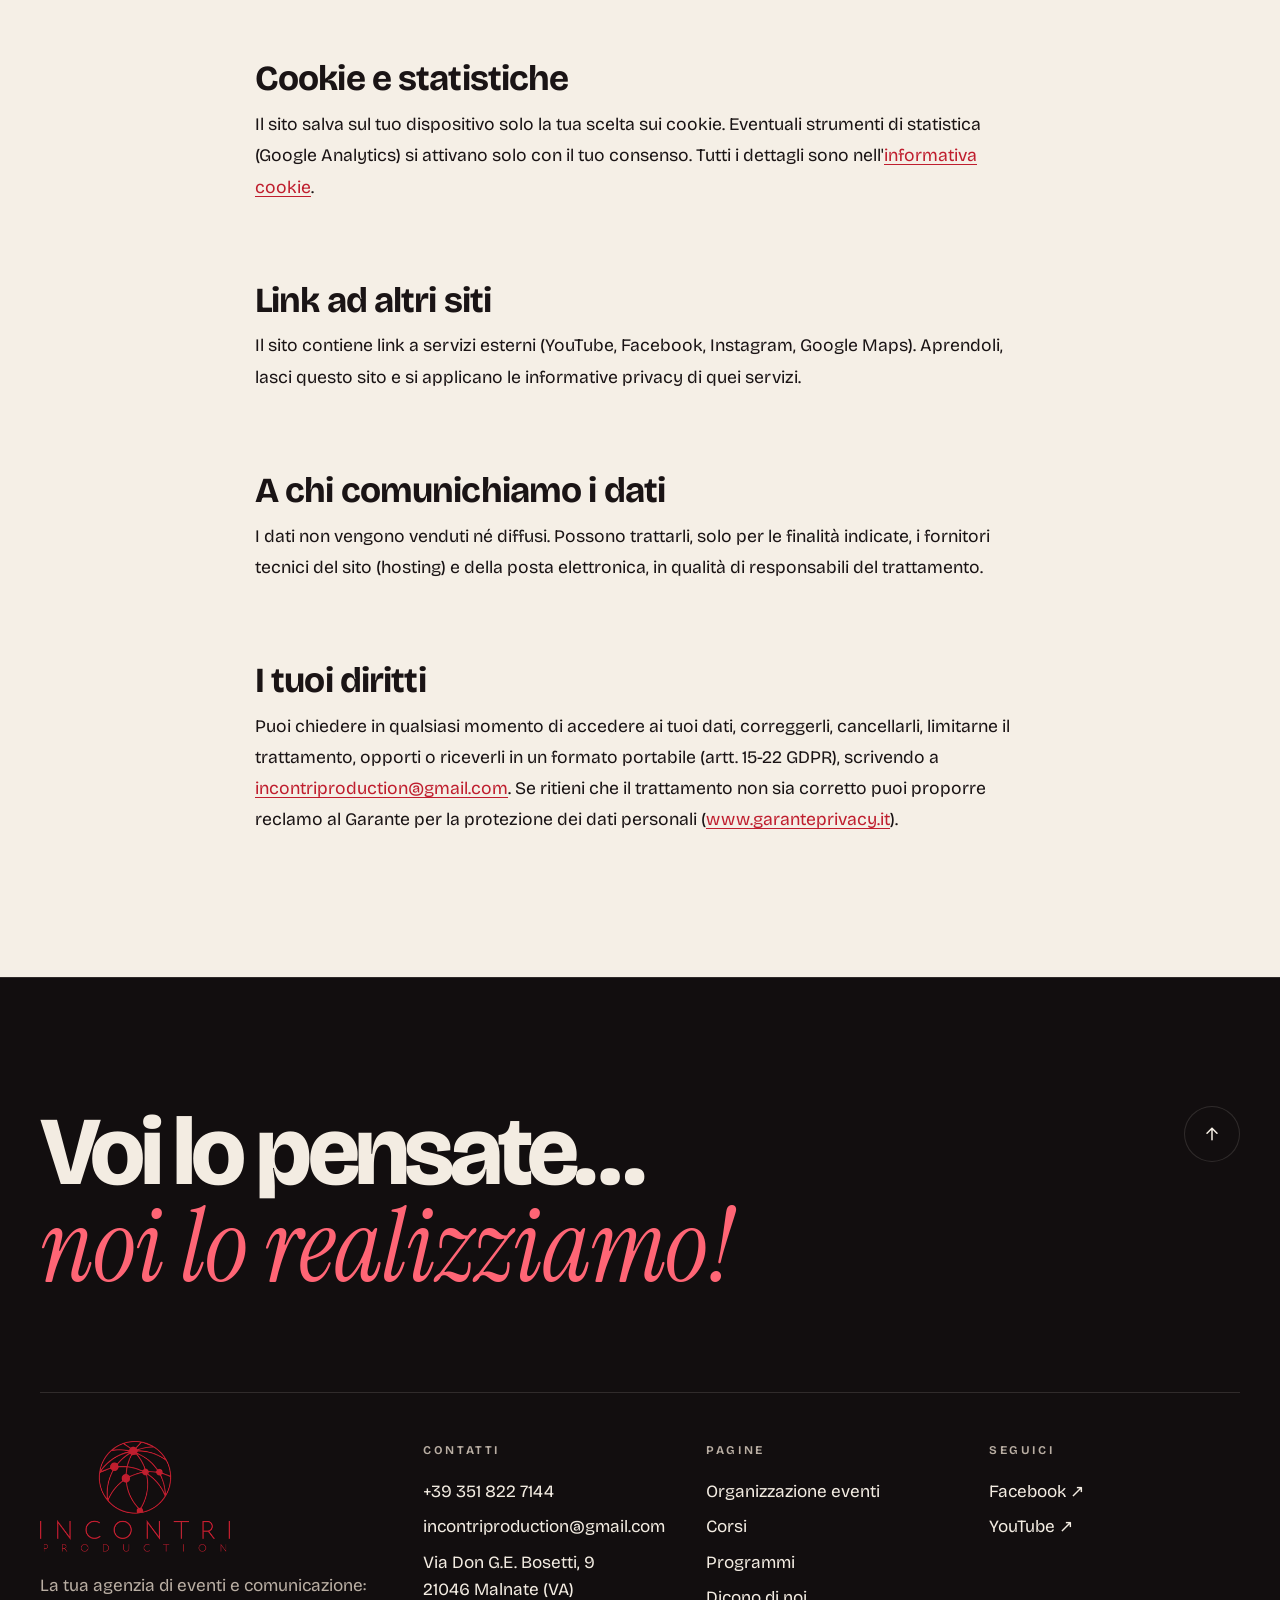
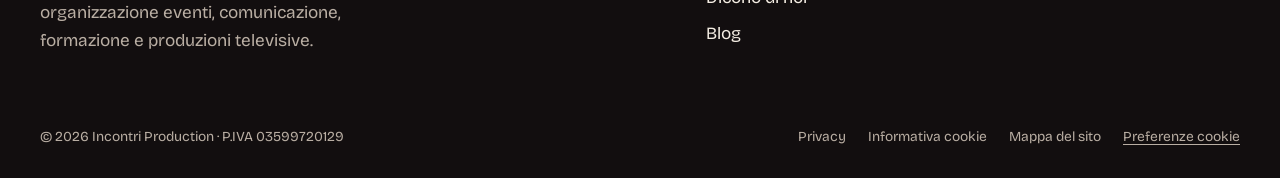
<file: privacy.html>
<!doctype html>
<html lang="it">
<head>
  <meta charset="utf-8">
  <meta name="viewport" content="width=device-width, initial-scale=1">
  <title>Privacy Policy | Incontri Production</title>
  <meta name="description" content="Informativa sulla privacy del sito di Incontri Production.">
  <link rel="canonical" href="https://www.incontriproduction.it/privacy.html">
  <meta property="og:type" content="website">
  <meta property="og:locale" content="it_IT">
  <meta property="og:site_name" content="Incontri Production">
  <meta property="og:title" content="Privacy Policy | Incontri Production">
  <meta property="og:description" content="Informativa sulla privacy del sito di Incontri Production.">
  <meta property="og:url" content="https://www.incontriproduction.it/privacy.html">
  <meta property="og:image" content="https://www.incontriproduction.it/assets/img/condivisione.jpg">
  <meta name="twitter:card" content="summary_large_image">
  <meta name="theme-color" content="#120e0f">
  <link rel="icon" href="favicon.png" type="image/png">
  <link rel="apple-touch-icon" href="apple-touch-icon.png">
  <script>document.documentElement.classList.add('js')</script>
  <link rel="preload" href="assets/fonts/bricolage-grotesque.woff2" as="font" type="font/woff2" crossorigin>
  <link rel="preload" href="assets/fonts/instrument-serif.woff2" as="font" type="font/woff2" crossorigin>
  <link rel="stylesheet" href="assets/css/stile.css?v=2611031225">
  <script src="assets/js/sito.js?v=2611031225" defer></script>
  <script type="application/ld+json">{"@context":"https://schema.org","@type":"Organization","name":"Incontri Production","url":"https://www.incontriproduction.it/","logo":"https://www.incontriproduction.it/assets/img/logo.webp","email":"incontriproduction@gmail.com","telephone":"+39 351 822 7144","vatID":"IT03599720129","address":{"@type":"PostalAddress","streetAddress":"Via Don G.E. Bosetti, 9","postalCode":"21046","addressLocality":"Malnate","addressRegion":"VA","addressCountry":"IT"},"sameAs":["https://www.facebook.com/incontriproduction/","https://www.youtube.com/channel/UCzw4_r2sX473PQl3FXD5Lkw"]}</script>
</head>
<body>
  <a class="skip" href="#contenuto">Vai al contenuto</a>

  <header class="top" data-top>
    <div class="wrap top__row">
      <a class="brand" href="index.html" aria-label="Incontri Production — torna alla home">
        <img src="assets/img/globo.webp" width="96" height="93" alt="">
        <span class="brand__name" aria-hidden="true"><b>Incontri</b><small>Production</small></span>
      </a>
      <nav class="nav" aria-label="Menu principale">
        <ul>
          <li><a href="index.html">Home</a></li>
          <li><a href="organizzazione-eventi.html">Eventi</a></li>
          <li><a href="corsi.html">Corsi</a></li>
          <li><a href="programmi.html">Programmi</a></li>
          <li><a href="press.html">Press</a></li>
          <li><a href="blog.html">Blog</a></li>
          <li><a href="contatti.html">Contatti</a></li>
        </ul>
      </nav>
      <a class="btn btn--red btn--sm top__cta" href="contatti.html">Contattaci</a>
      <button class="burger" type="button" aria-expanded="false" aria-controls="menu-mobile" data-burger><span></span><span></span><b class="vh">Apri il menu</b></button>
    </div>
  </header>

  <nav class="mnav" id="menu-mobile" aria-label="Menu">
    <ul>
      <li><a href="index.html" style="--i:0"><small>01</small>Home</a></li>
      <li><a href="organizzazione-eventi.html" style="--i:1"><small>02</small>Eventi</a></li>
      <li><a href="corsi.html" style="--i:2"><small>03</small>Corsi</a></li>
      <li><a href="programmi.html" style="--i:3"><small>04</small>Programmi</a></li>
      <li><a href="press.html" style="--i:4"><small>05</small>Press</a></li>
      <li><a href="blog.html" style="--i:5"><small>06</small>Blog</a></li>
      <li><a href="contatti.html" style="--i:6"><small>07</small>Contatti</a></li>
    </ul>
    <div class="mnav__foot">
      <a href="tel:+393518227144">+39 351 822 7144</a>
      <a href="mailto:incontriproduction@gmail.com">incontriproduction@gmail.com</a>
    </div>
  </nav>

  <main id="contenuto">
    <section class="phero phero--solo t-dark" data-spot>
      <svg class="phero__deco globe" data-globe data-static aria-hidden="true"></svg>
      <div class="wrap phero__grid">
        <div>
          <p class="eyebrow load">Note legali</p>
          <h1 class="split title"><span class="w"><span style="--i:0">Privacy</span></span> <em><span class="w"><span style="--i:1">Policy</span></span></em></h1>
        </div>
      </div>
    </section>

    <section class="sec t-paper">
      <div class="wrap">
        <div class="prose">
<p><em>Ultimo aggiornamento: 7 novembre 2026</em></p>
<h2>Titolare del trattamento</h2>
<p>Incontri Production · Via Don G.E. Bosetti 9, 21046 Malnate (VA) · P.IVA 03599720129<br>
Email: <a href="mailto:incontriproduction@gmail.com">incontriproduction@gmail.com</a> · Telefono: <a href="tel:+393518227144">+39 351 822 7144</a></p>
<p>Questa informativa spiega quali dati personali tratta il sito e per quali scopi, ai sensi del Regolamento UE 2016/679 (GDPR) e del D.Lgs. 196/2003.</p>

<h2>Dati di navigazione</h2>
<p>Per mostrare le pagine, il servizio che ospita il sito (GitHub Pages, fornito da GitHub Inc., USA) registra automaticamente alcuni dati tecnici: indirizzo IP, data e ora della richiesta, pagina richiesta, browser e sistema operativo. Servono solo a far funzionare il sito e a proteggerlo da abusi; non vengono usati per identificarti né per profilarti.</p>
<p><strong>Base giuridica:</strong> legittimo interesse al funzionamento e alla sicurezza del sito (art. 6, par. 1, lett. f GDPR). GitHub Inc. aderisce all'EU-U.S. Data Privacy Framework; maggiori informazioni: <a href="https://docs.github.com/it/site-policy/privacy-policies/github-general-privacy-statement">informativa privacy di GitHub</a>.</p>

<h2>Dati che ci invii tu</h2>
<p>Il sito non contiene moduli. Se ci scrivi via email, telefono o WhatsApp, useremo i dati che ci fornisci (nome, recapiti, contenuto del messaggio) solo per risponderti e, se lo chiedi, per preparare una proposta o un preventivo.</p>
<p><strong>Base giuridica:</strong> misure precontrattuali richieste da te (art. 6, par. 1, lett. b GDPR). <strong>Conservazione:</strong> per il tempo necessario a gestire la richiesta e, in caso di contratto, per i tempi previsti dalla legge.</p>

<h2>Cookie e statistiche</h2>
<p>Il sito salva sul tuo dispositivo solo la tua scelta sui cookie. Eventuali strumenti di statistica (Google Analytics) si attivano solo con il tuo consenso. Tutti i dettagli sono nell'<a href="cookie.html">informativa cookie</a>.</p>

<h2>Link ad altri siti</h2>
<p>Il sito contiene link a servizi esterni (YouTube, Facebook, Instagram, Google Maps). Aprendoli, lasci questo sito e si applicano le informative privacy di quei servizi.</p>

<h2>A chi comunichiamo i dati</h2>
<p>I dati non vengono venduti né diffusi. Possono trattarli, solo per le finalità indicate, i fornitori tecnici del sito (hosting) e della posta elettronica, in qualità di responsabili del trattamento.</p>

<h2>I tuoi diritti</h2>
<p>Puoi chiedere in qualsiasi momento di accedere ai tuoi dati, correggerli, cancellarli, limitarne il trattamento, opporti o riceverli in un formato portabile (artt. 15-22 GDPR), scrivendo a <a href="mailto:incontriproduction@gmail.com">incontriproduction@gmail.com</a>. Se ritieni che il trattamento non sia corretto puoi proporre reclamo al Garante per la protezione dei dati personali (<a href="https://www.garanteprivacy.it">www.garanteprivacy.it</a>).</p>


        </div>
      </div>
    </section>
  </main>

  <footer class="foot">
    <div class="wrap">
      <a class="foot__big" href="contatti.html">Voi lo pensate…<br><em>noi lo realizziamo!</em></a>
      <a class="totop" href="#contenuto" aria-label="Torna su"><svg viewBox="0 0 24 24" fill="none" stroke="currentColor" stroke-width="1.8" stroke-linecap="round" stroke-linejoin="round" aria-hidden="true"><path d="M5 12h14M13 6l6 6-6 6"/></svg></a>
      <div class="foot__grid">
        <div class="foot__brand">
          <img class="foot__logo" src="assets/img/logo.webp" alt="Incontri Production" loading="lazy" width="354" height="206" loading="lazy" decoding="async">
          <p>La tua agenzia di eventi e comunicazione: organizzazione eventi, comunicazione, formazione e produzioni televisive.</p>
        </div>
        <div>
          <h4>Contatti</h4>
          <ul>
            <li><a href="tel:+393518227144">+39 351 822 7144</a></li>
            <li><a href="mailto:incontriproduction@gmail.com">incontriproduction@gmail.com</a></li>
            <li>Via Don G.E. Bosetti, 9<br>21046 Malnate (VA)</li>
          </ul>
        </div>
        <div>
          <h4>Pagine</h4>
          <ul>
            <li><a href="organizzazione-eventi.html">Organizzazione eventi</a></li>
            <li><a href="corsi.html">Corsi</a></li>
            <li><a href="programmi.html">Programmi</a></li>
            <li><a href="press.html">Dicono di noi</a></li>
            <li><a href="blog.html">Blog</a></li>
          </ul>
        </div>
        <div>
          <h4>Seguici</h4>
          <ul>
            <li><a href="https://www.facebook.com/incontriproduction/" target="_blank" rel="noopener">Facebook ↗</a></li>
            <li><a href="https://www.youtube.com/channel/UCzw4_r2sX473PQl3FXD5Lkw" target="_blank" rel="noopener">YouTube ↗</a></li>
          </ul>
        </div>
      </div>
      <div class="foot__bottom">
        <p>© 2026 Incontri Production · P.IVA 03599720129</p>
        <ul>
          <li><a href="privacy.html">Privacy</a></li>
          <li><a href="cookie.html">Informativa cookie</a></li>
          <li><a href="sitemap.html">Mappa del sito</a></li>
          <li><button type="button" data-cookie-open>Preferenze cookie</button></li>
        </ul>
      </div>
    </div>
  </footer>

  <section class="cookie" data-cookie aria-labelledby="cookie-titolo" hidden>
    <h2 id="cookie-titolo">Un attimo, i cookie</h2>
    <p>Usiamo cookie necessari e, solo con il tuo consenso, cookie funzionali, di statistica e di marketing. <a href="cookie.html">Informativa cookie</a></p>
    <div class="btns">
      <button class="btn btn--red btn--sm" type="button" data-cookie-all>Accetta tutto</button>
      <button class="btn btn--ghost btn--sm" type="button" data-cookie-none>Solo necessari</button>
    </div>
    <button class="cookie__more" type="button" aria-expanded="false" data-cookie-more>Scegli tu quali attivare</button>
    <div class="cookie__prefs" data-cookie-prefs hidden>
      <label>Necessari (sempre attivi) <input class="switch" type="checkbox" checked disabled></label>
      <label>Funzionali <input class="switch" type="checkbox" data-cookie-toggle="functional"></label>
      <label>Statistiche <input class="switch" type="checkbox" data-cookie-toggle="analytics"></label>
      <label>Marketing / terze parti <input class="switch" type="checkbox" data-cookie-toggle="marketing"></label>
      <div class="btns"><button class="btn btn--cream btn--sm" type="button" data-cookie-save>Salva le scelte</button></div>
    </div>
  </section>

  <!-- Google Analytics: parte solo dopo il consenso "Statistiche". Sostituire GA_MEASUREMENT_ID con il codice vero. -->
  <script type="text/plain" data-cookie-category="analytics" data-src="https://www.googletagmanager.com/gtag/js?id=GA_MEASUREMENT_ID"></script>
  <script type="text/plain" data-cookie-category="analytics">
    window.dataLayer = window.dataLayer || [];
    function gtag(){dataLayer.push(arguments);}
    gtag('js', new Date());
    gtag('config', 'GA_MEASUREMENT_ID');
  </script>
</body>
</html>
</file>
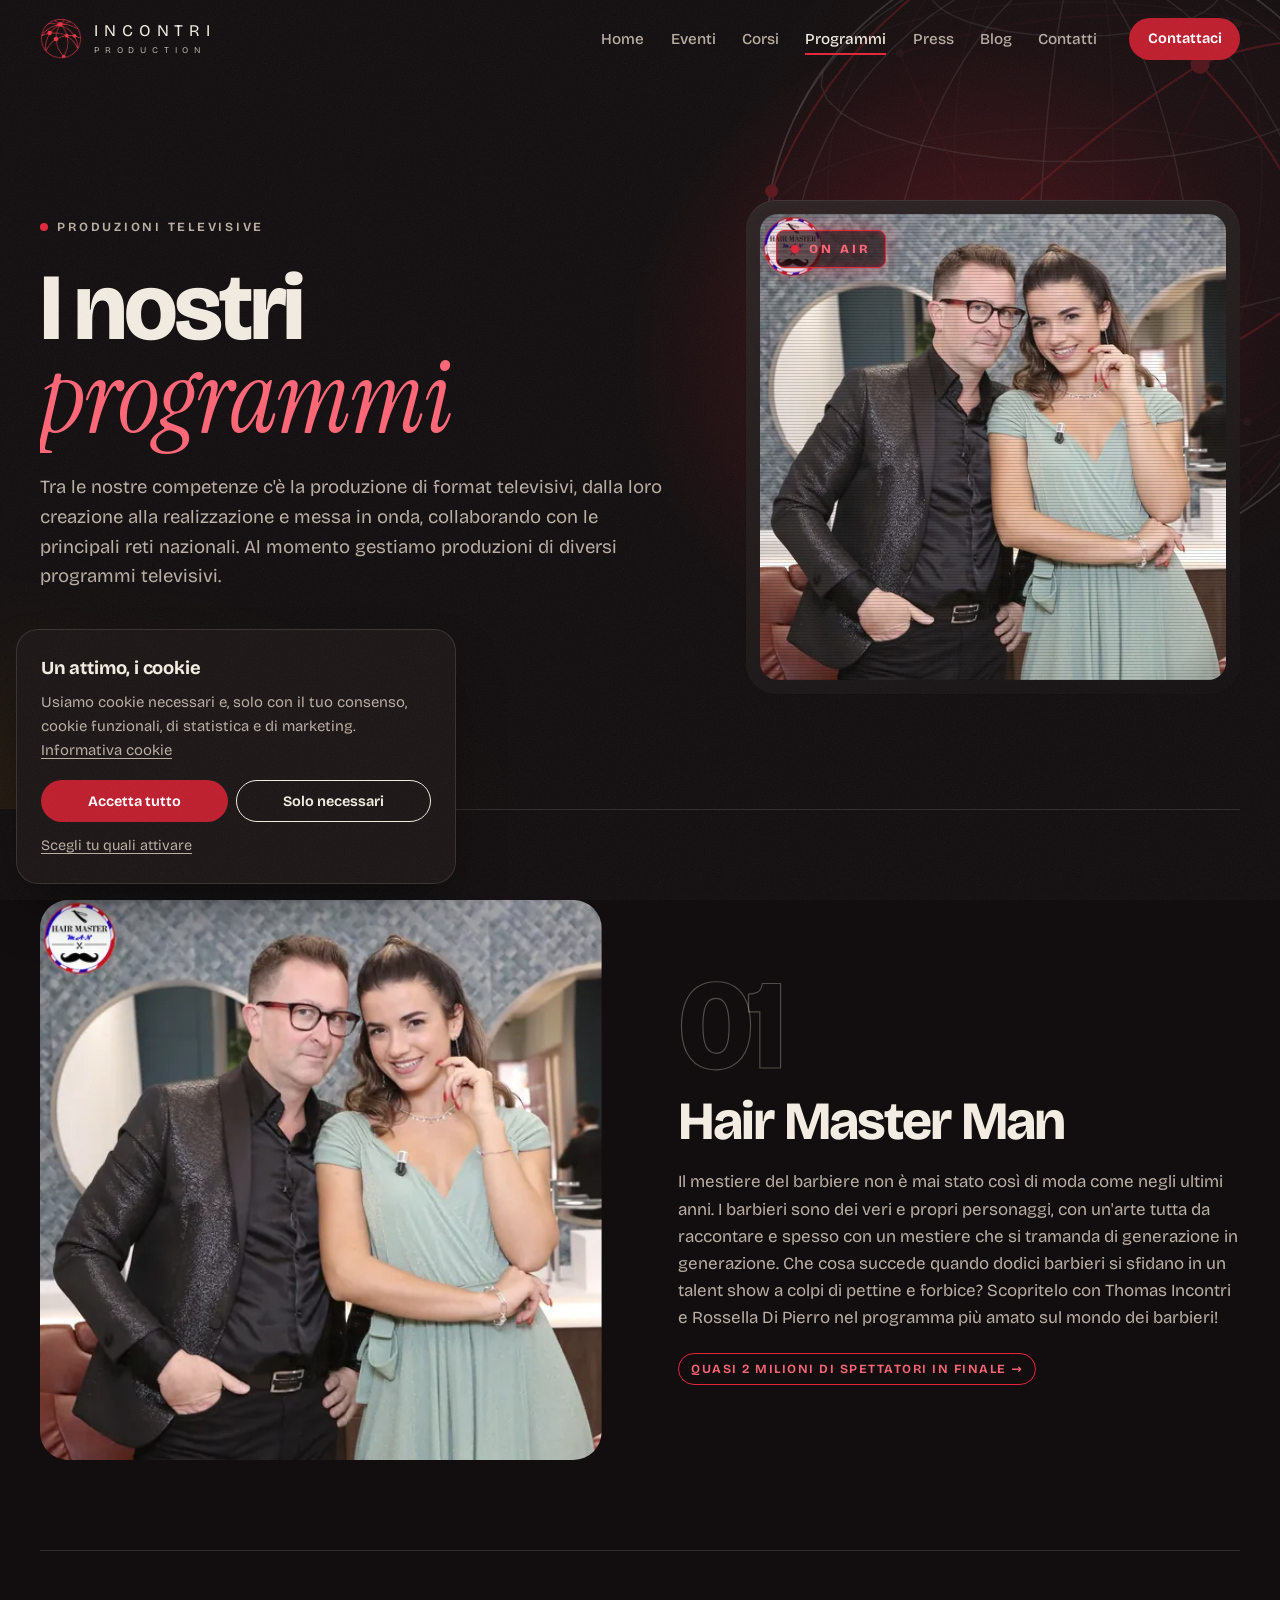
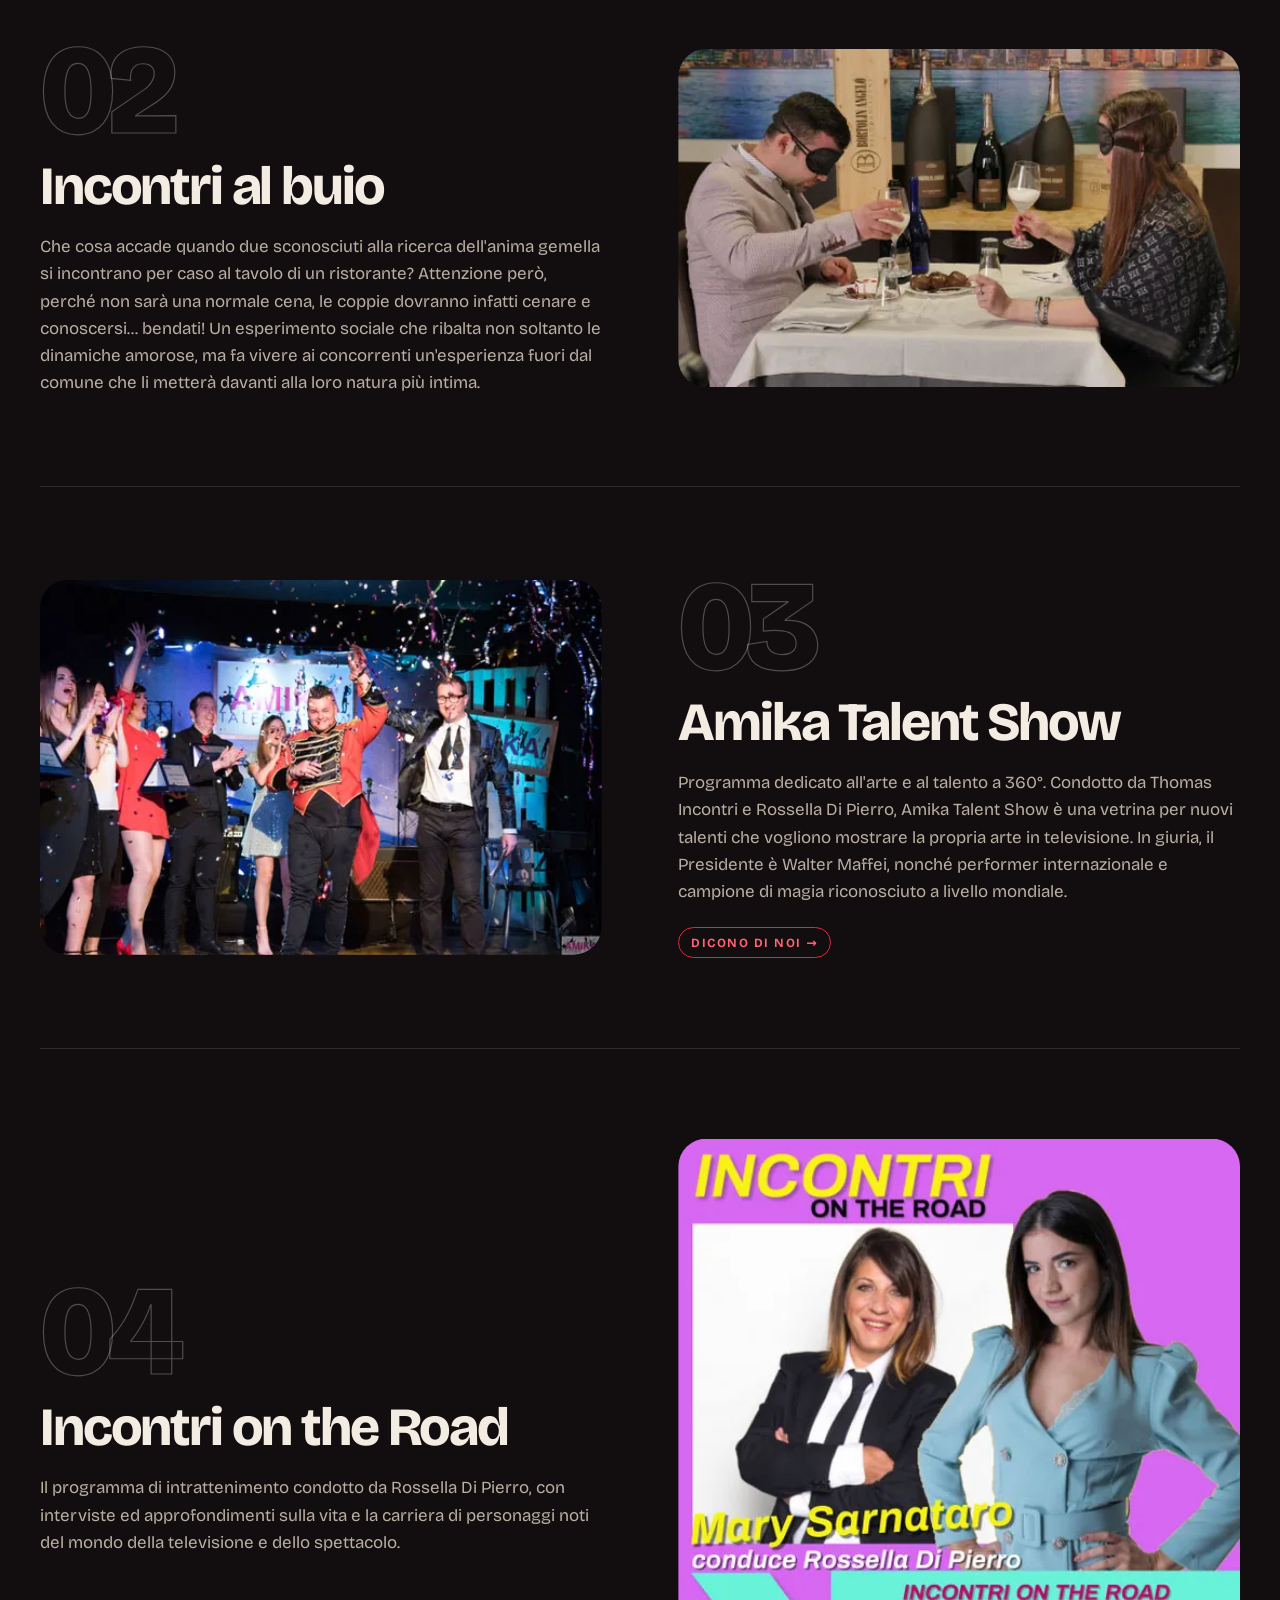
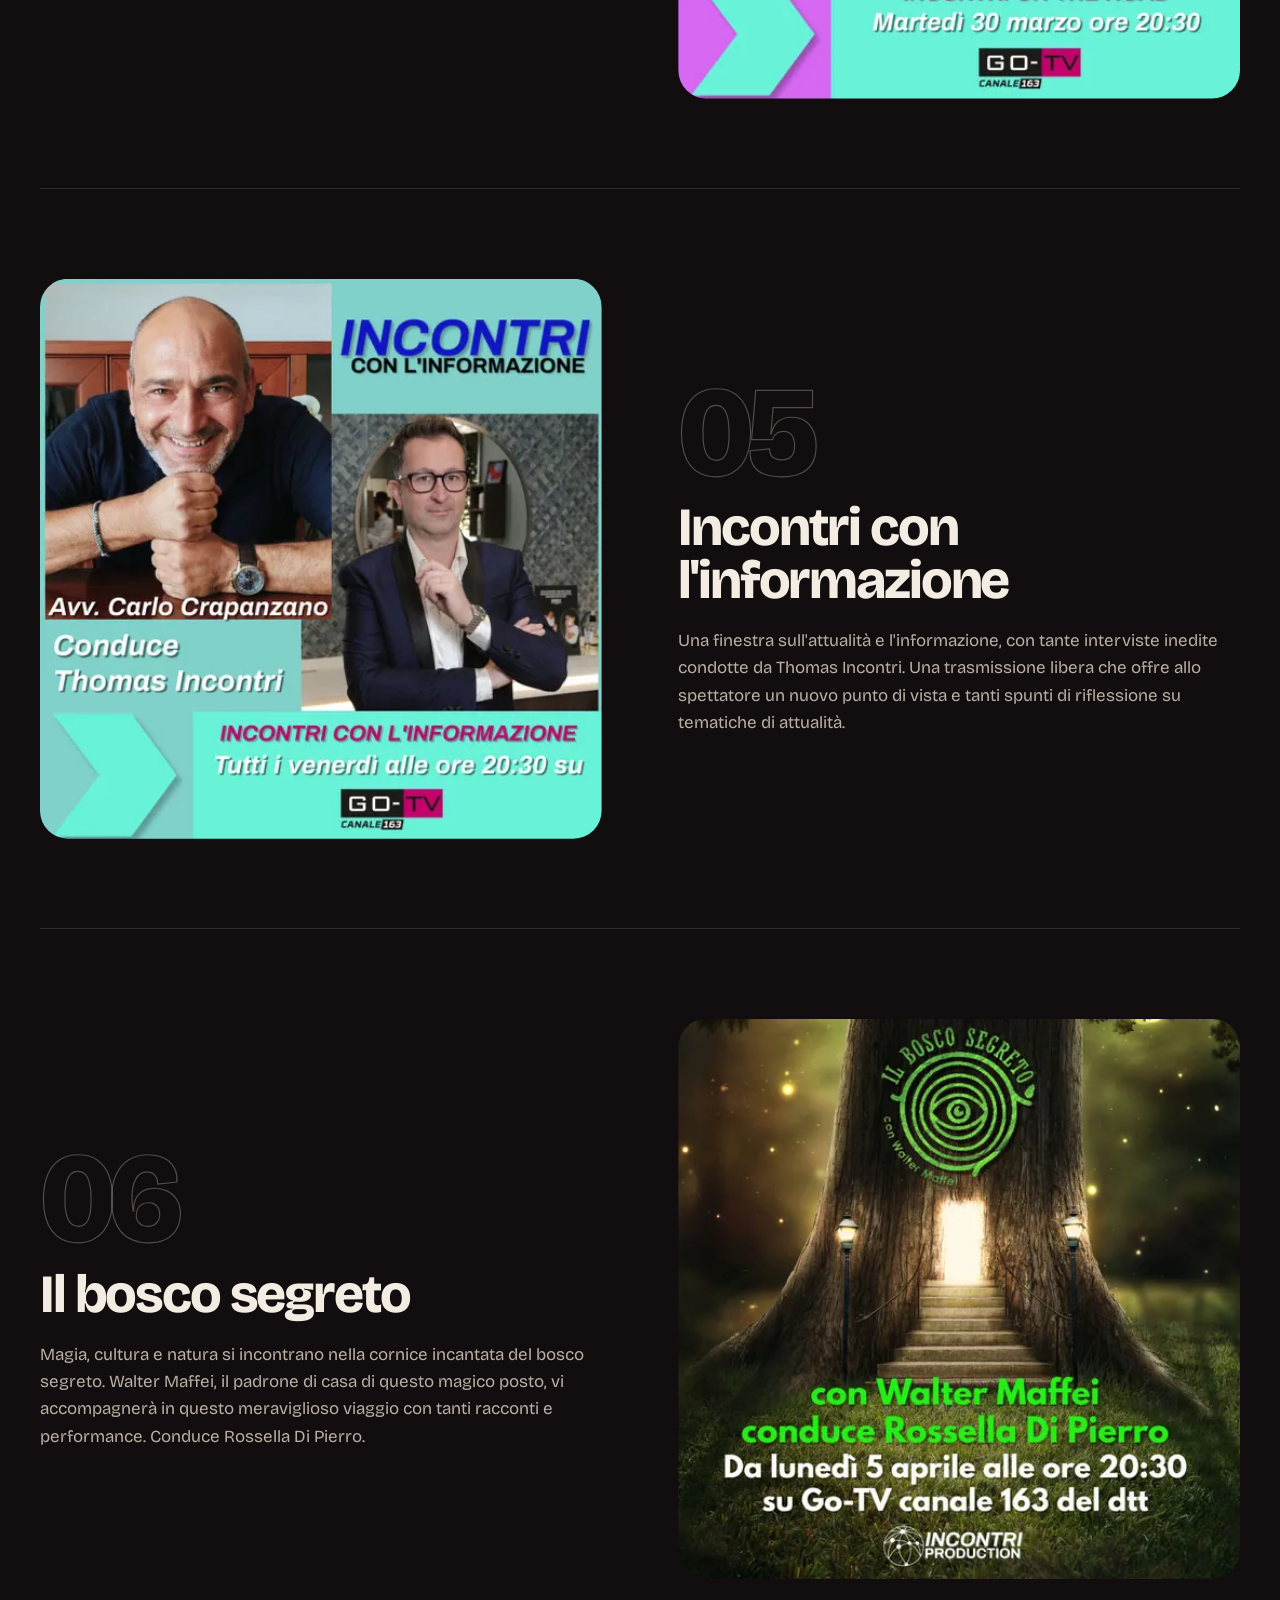
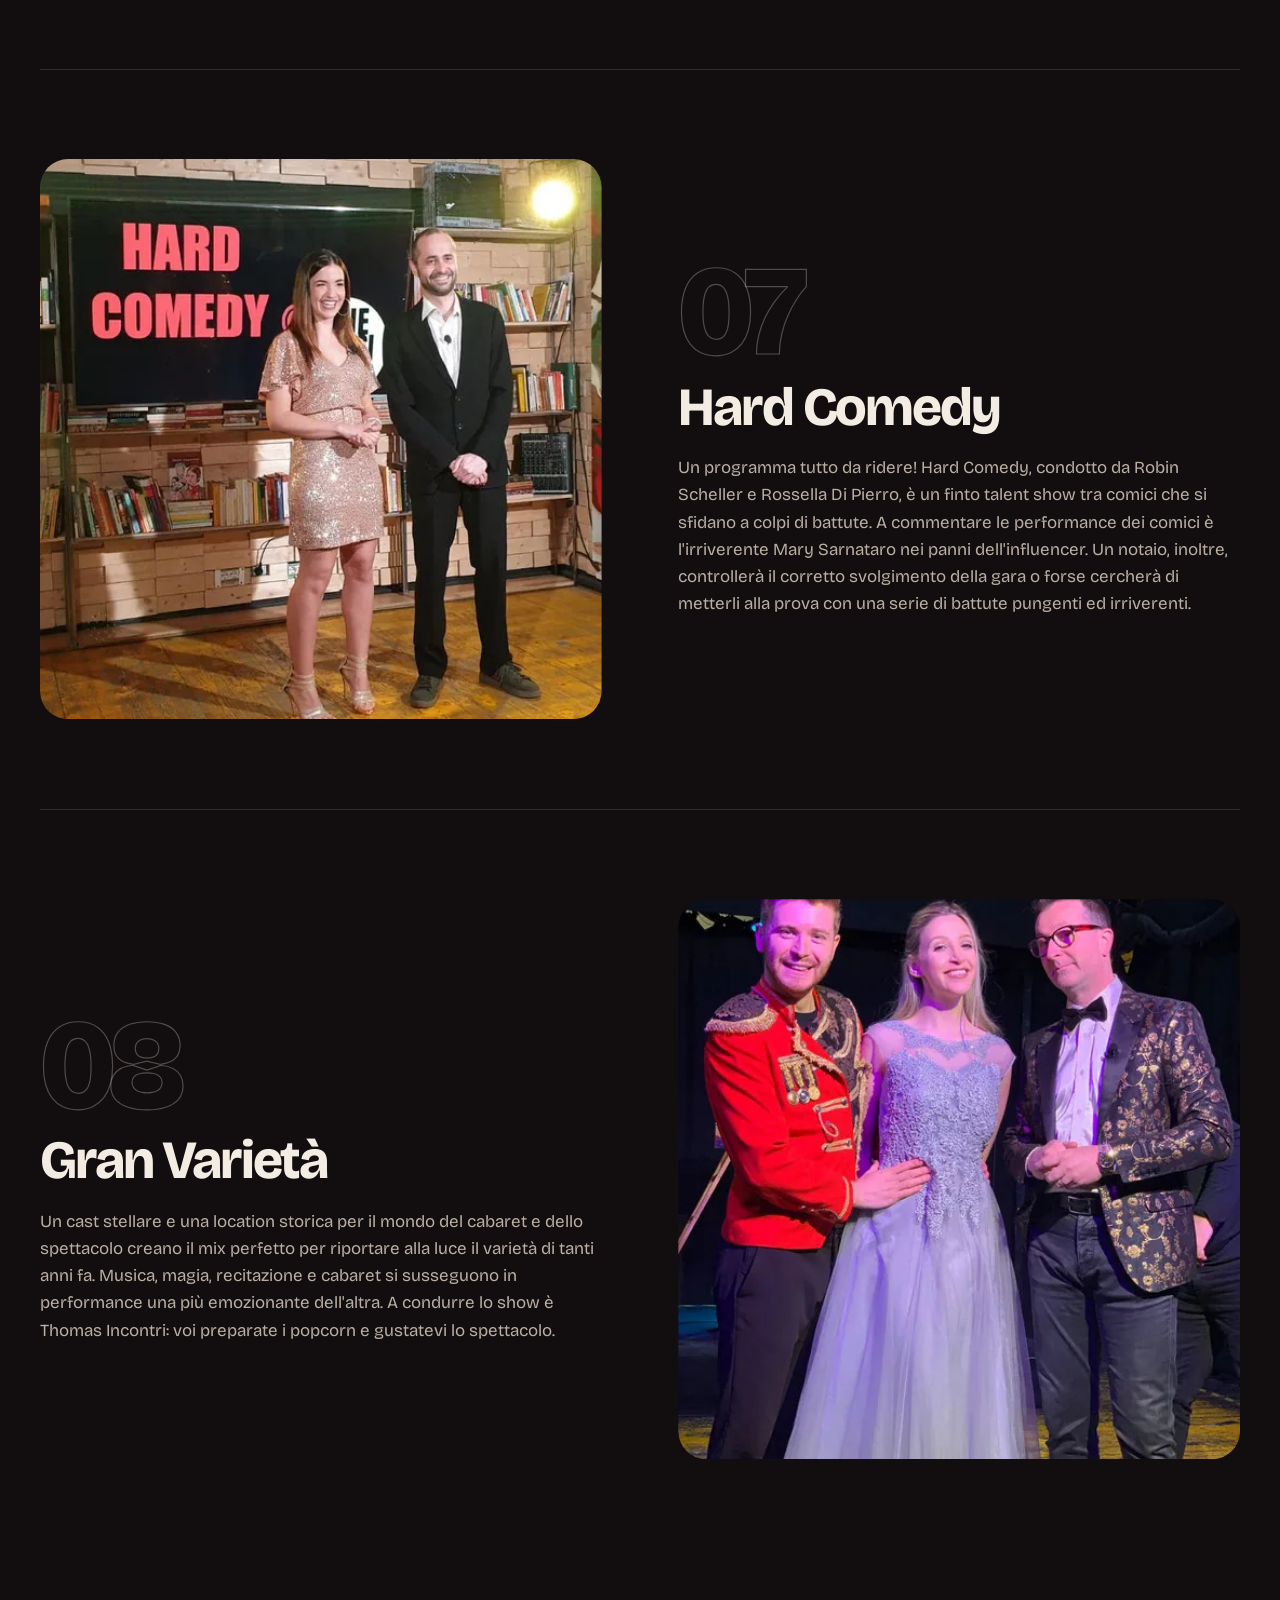
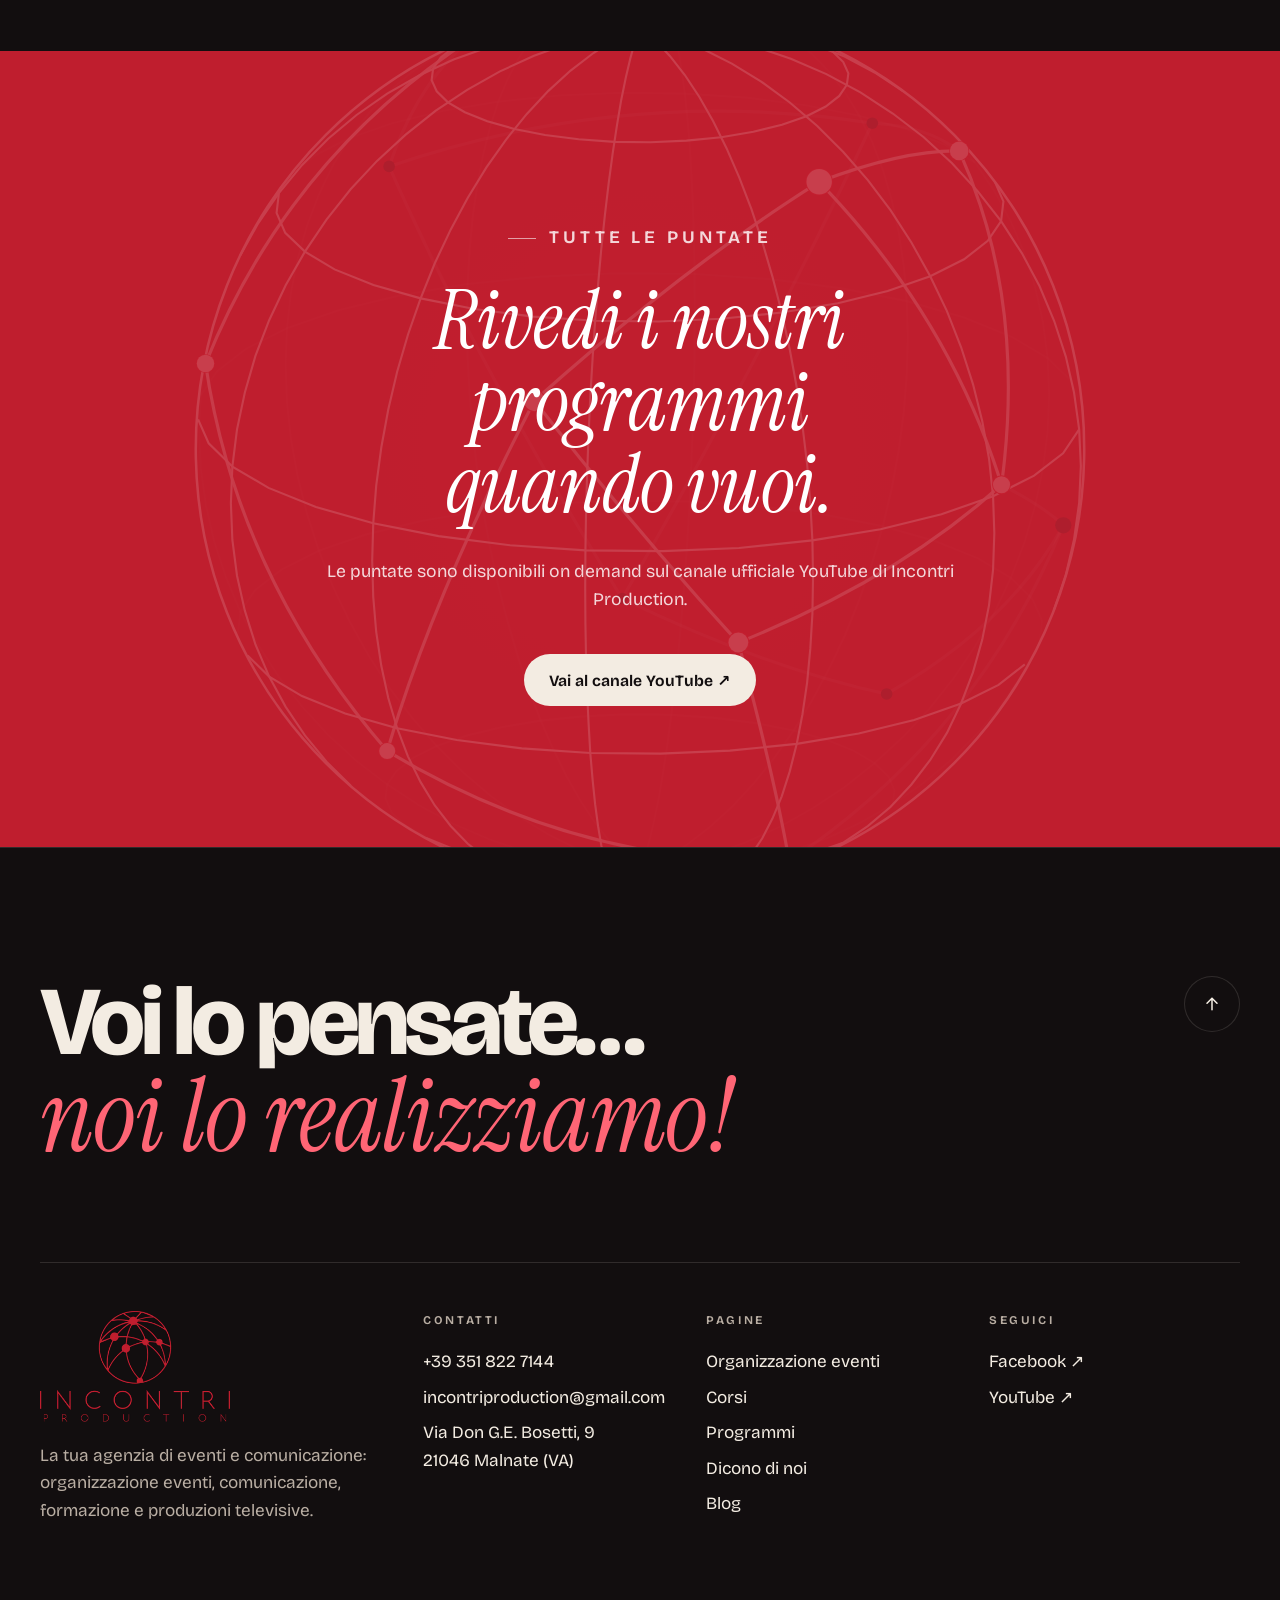
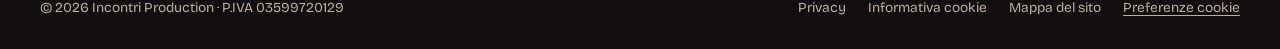
<file: programmi.html>
<!doctype html>
<html lang="it">
<head>
  <meta charset="utf-8">
  <meta name="viewport" content="width=device-width, initial-scale=1">
  <title>Programmi TV | Incontri Production</title>
  <meta name="description" content="Produzione di format televisivi dalla creazione alla messa in onda: Hair Master Man, Incontri al buio, Amika Talent Show, Hard Comedy, Gran Varietà e altri.">
  <link rel="canonical" href="https://www.incontriproduction.it/programmi.html">
  <meta property="og:type" content="website">
  <meta property="og:locale" content="it_IT">
  <meta property="og:site_name" content="Incontri Production">
  <meta property="og:title" content="Programmi TV | Incontri Production">
  <meta property="og:description" content="Produzione di format televisivi dalla creazione alla messa in onda: Hair Master Man, Incontri al buio, Amika Talent Show, Hard Comedy, Gran Varietà e altri.">
  <meta property="og:url" content="https://www.incontriproduction.it/programmi.html">
  <meta property="og:image" content="https://www.incontriproduction.it/assets/img/condivisione.jpg">
  <meta name="twitter:card" content="summary_large_image">
  <meta name="theme-color" content="#120e0f">
  <link rel="icon" href="favicon.png" type="image/png">
  <link rel="apple-touch-icon" href="apple-touch-icon.png">
  <script>document.documentElement.classList.add('js')</script>
  <link rel="preload" href="assets/fonts/bricolage-grotesque.woff2" as="font" type="font/woff2" crossorigin>
  <link rel="preload" href="assets/fonts/instrument-serif.woff2" as="font" type="font/woff2" crossorigin>
  <link rel="stylesheet" href="assets/css/stile.css?v=2611031225">
  <script src="assets/js/sito.js?v=2611031225" defer></script>
  <script type="application/ld+json">{"@context":"https://schema.org","@type":"Organization","name":"Incontri Production","url":"https://www.incontriproduction.it/","logo":"https://www.incontriproduction.it/assets/img/logo.webp","email":"incontriproduction@gmail.com","telephone":"+39 351 822 7144","vatID":"IT03599720129","address":{"@type":"PostalAddress","streetAddress":"Via Don G.E. Bosetti, 9","postalCode":"21046","addressLocality":"Malnate","addressRegion":"VA","addressCountry":"IT"},"sameAs":["https://www.facebook.com/incontriproduction/","https://www.youtube.com/channel/UCzw4_r2sX473PQl3FXD5Lkw"]}</script>
</head>
<body>
  <a class="skip" href="#contenuto">Vai al contenuto</a>

  <header class="top" data-top>
    <div class="wrap top__row">
      <a class="brand" href="index.html" aria-label="Incontri Production — torna alla home">
        <img src="assets/img/globo.webp" width="96" height="93" alt="">
        <span class="brand__name" aria-hidden="true"><b>Incontri</b><small>Production</small></span>
      </a>
      <nav class="nav" aria-label="Menu principale">
        <ul>
          <li><a href="index.html">Home</a></li>
          <li><a href="organizzazione-eventi.html">Eventi</a></li>
          <li><a href="corsi.html">Corsi</a></li>
          <li><a href="programmi.html" aria-current="page">Programmi</a></li>
          <li><a href="press.html">Press</a></li>
          <li><a href="blog.html">Blog</a></li>
          <li><a href="contatti.html">Contatti</a></li>
        </ul>
      </nav>
      <a class="btn btn--red btn--sm top__cta" href="contatti.html">Contattaci</a>
      <button class="burger" type="button" aria-expanded="false" aria-controls="menu-mobile" data-burger><span></span><span></span><b class="vh">Apri il menu</b></button>
    </div>
  </header>

  <nav class="mnav" id="menu-mobile" aria-label="Menu">
    <ul>
      <li><a href="index.html" style="--i:0"><small>01</small>Home</a></li>
      <li><a href="organizzazione-eventi.html" style="--i:1"><small>02</small>Eventi</a></li>
      <li><a href="corsi.html" style="--i:2"><small>03</small>Corsi</a></li>
      <li><a href="programmi.html" aria-current="page" style="--i:3"><small>04</small>Programmi</a></li>
      <li><a href="press.html" style="--i:4"><small>05</small>Press</a></li>
      <li><a href="blog.html" style="--i:5"><small>06</small>Blog</a></li>
      <li><a href="contatti.html" style="--i:6"><small>07</small>Contatti</a></li>
    </ul>
    <div class="mnav__foot">
      <a href="tel:+393518227144">+39 351 822 7144</a>
      <a href="mailto:incontriproduction@gmail.com">incontriproduction@gmail.com</a>
    </div>
  </nav>

  <main id="contenuto">
    <section class="phero t-dark" data-spot>
      <svg class="phero__deco globe" data-globe data-static aria-hidden="true"></svg>
      <div class="wrap phero__grid">
        <div>
          <p class="eyebrow eyebrow--live load">Produzioni televisive</p>
          <h1 class="split display"><span class="w"><span style="--i:0">I</span></span> <span class="w"><span style="--i:1">nostri</span></span> <em><span class="w"><span style="--i:2">programmi</span></span></em></h1>
          <p class="lead load" style="--d:600ms">Tra le nostre competenze c'è la produzione di format televisivi, dalla loro creazione alla realizzazione e messa in onda, collaborando con le principali reti nazionali. Al momento gestiamo produzioni di diversi programmi televisivi.</p>
          <div class="btns load" style="--d:750ms">
            <a class="btn btn--red" href="https://www.youtube.com/channel/UCzw4_r2sX473PQl3FXD5Lkw" target="_blank" rel="noopener">Guarda tutte le produzioni ↗</a>
            <a class="btn btn--ghost" href="contatti.html">Contattaci</a>
          </div>
        </div>
        <div class="tv">
          <span class="onair">ON AIR</span>
          <div class="tv__screen"><img src="assets/img/programmi/hair-master-man.webp" alt="Thomas Incontri e Rossella Di Pierro, conduttori di Hair Master Man" width="520" height="520" fetchpriority="high" decoding="async"></div>
        </div>
      </div>
    </section>

    <section class="t-dark" style="padding-bottom:clamp(60px,8vw,110px)">
      <div class="wrap">
        <article class="prog" id="hair-master-man">
          <div class="prog__media rv-clip"><figure><img src="assets/img/programmi/hair-master-man.webp" alt="Hair Master Man" width="520" height="520" loading="lazy" decoding="async"></figure></div>
          <div class="rv">
            <span class="prog__num" aria-hidden="true">01</span>
            <h2>Hair Master Man</h2>
            <p>Il mestiere del barbiere non è mai stato così di moda come negli ultimi anni. I barbieri sono dei veri e propri personaggi, con un'arte tutta da raccontare e spesso con un mestiere che si tramanda di generazione in generazione. Che cosa succede quando dodici barbieri si sfidano in un talent show a colpi di pettine e forbice? Scopritelo con Thomas Incontri e Rossella Di Pierro nel programma più amato sul mondo dei barbieri!</p>
            <a class="chip chip--red" href="giuseppe-schittino.html">Quasi 2 milioni di spettatori in finale →</a>
          </div>
        </article>
        <article class="prog" id="incontri-al-buio">
          <div class="prog__media rv-clip"><figure><img src="assets/img/programmi/incontri-al-buio.webp" alt="Incontri al buio" width="509" height="307" loading="lazy" decoding="async"></figure></div>
          <div class="rv">
            <span class="prog__num" aria-hidden="true">02</span>
            <h2>Incontri al buio</h2>
            <p>Che cosa accade quando due sconosciuti alla ricerca dell'anima gemella si incontrano per caso al tavolo di un ristorante? Attenzione però, perché non sarà una normale cena, le coppie dovranno infatti cenare e conoscersi... bendati! Un esperimento sociale che ribalta non soltanto le dinamiche amorose, ma fa vivere ai concorrenti un'esperienza fuori dal comune che li metterà davanti alla loro natura più intima.</p>
          </div>
        </article>
        <article class="prog" id="amika-talent-show">
          <div class="prog__media rv-clip"><figure><img src="assets/img/programmi/amika-talent-show.webp" alt="Amika Talent Show" width="520" height="347" loading="lazy" decoding="async"></figure></div>
          <div class="rv">
            <span class="prog__num" aria-hidden="true">03</span>
            <h2>Amika Talent Show</h2>
            <p>Programma dedicato all'arte e al talento a 360°. Condotto da Thomas Incontri e Rossella Di Pierro, Amika Talent Show è una vetrina per nuovi talenti che vogliono mostrare la propria arte in televisione. In giuria, il Presidente è Walter Maffei, nonché performer internazionale e campione di magia riconosciuto a livello mondiale.</p>
            <a class="chip chip--red" href="press.html">Dicono di noi →</a>
          </div>
        </article>
        <article class="prog" id="incontri-on-the-road">
          <div class="prog__media rv-clip"><figure><img src="assets/img/programmi/incontri-on-the-road.webp" alt="Incontri on the Road" width="520" height="520" loading="lazy" decoding="async"></figure></div>
          <div class="rv">
            <span class="prog__num" aria-hidden="true">04</span>
            <h2>Incontri on the Road</h2>
            <p>Il programma di intrattenimento condotto da Rossella Di Pierro, con interviste ed approfondimenti sulla vita e la carriera di personaggi noti del mondo della televisione e dello spettacolo.</p>
          </div>
        </article>
        <article class="prog" id="incontri-con-l-informazione">
          <div class="prog__media rv-clip"><figure><img src="assets/img/programmi/incontri-con-informazione.webp" alt="Incontri con l'informazione" width="520" height="520" loading="lazy" decoding="async"></figure></div>
          <div class="rv">
            <span class="prog__num" aria-hidden="true">05</span>
            <h2>Incontri con l'informazione</h2>
            <p>Una finestra sull'attualità e l'informazione, con tante interviste inedite condotte da Thomas Incontri. Una trasmissione libera che offre allo spettatore un nuovo punto di vista e tanti spunti di riflessione su tematiche di attualità.</p>
          </div>
        </article>
        <article class="prog" id="il-bosco-segreto">
          <div class="prog__media rv-clip"><figure><img src="assets/img/programmi/il-bosco-segreto.webp" alt="Il bosco segreto" width="520" height="520" loading="lazy" decoding="async"></figure></div>
          <div class="rv">
            <span class="prog__num" aria-hidden="true">06</span>
            <h2>Il bosco segreto</h2>
            <p>Magia, cultura e natura si incontrano nella cornice incantata del bosco segreto. Walter Maffei, il padrone di casa di questo magico posto, vi accompagnerà in questo meraviglioso viaggio con tanti racconti e performance. Conduce Rossella Di Pierro.</p>
          </div>
        </article>
        <article class="prog" id="hard-comedy">
          <div class="prog__media rv-clip"><figure><img src="assets/img/programmi/hard-comedy.webp" alt="Hard Comedy" width="520" height="539" loading="lazy" decoding="async"></figure></div>
          <div class="rv">
            <span class="prog__num" aria-hidden="true">07</span>
            <h2>Hard Comedy</h2>
            <p>Un programma tutto da ridere! Hard Comedy, condotto da Robin Scheller e Rossella Di Pierro, è un finto talent show tra comici che si sfidano a colpi di battute. A commentare le performance dei comici è l'irriverente Mary Sarnataro nei panni dell'influencer. Un notaio, inoltre, controllerà il corretto svolgimento della gara o forse cercherà di metterli alla prova con una serie di battute pungenti ed irriverenti.</p>
          </div>
        </article>
        <article class="prog" id="gran-varieta">
          <div class="prog__media rv-clip"><figure><img src="assets/img/programmi/gran-varieta.webp" alt="Gran Varietà" width="520" height="586" loading="lazy" decoding="async"></figure></div>
          <div class="rv">
            <span class="prog__num" aria-hidden="true">08</span>
            <h2>Gran Varietà</h2>
            <p>Un cast stellare e una location storica per il mondo del cabaret e dello spettacolo creano il mix perfetto per riportare alla luce il varietà di tanti anni fa. Musica, magia, recitazione e cabaret si susseguono in performance una più emozionante dell'altra. A condurre lo show è Thomas Incontri: voi preparate i popcorn e gustatevi lo spettacolo.</p>
          </div>
        </article>
      </div>
    </section>

    <section class="sec goal t-red">
      <svg class="goal__deco globe" data-globe data-static aria-hidden="true"></svg>
      <div class="wrap">
        <p class="eyebrow rv">Tutte le puntate</p>
        <blockquote class="rv" style="--d:80ms">Rivedi i nostri programmi quando vuoi.</blockquote>
        <p class="rv" style="--d:160ms">Le puntate sono disponibili on demand sul canale ufficiale YouTube di Incontri Production.</p>
        <div class="btns rv" style="--d:240ms"><a class="btn btn--cream" href="https://www.youtube.com/channel/UCzw4_r2sX473PQl3FXD5Lkw" target="_blank" rel="noopener">Vai al canale YouTube ↗</a></div>
      </div>
    </section>
  </main>

  <footer class="foot">
    <div class="wrap">
      <a class="foot__big" href="contatti.html">Voi lo pensate…<br><em>noi lo realizziamo!</em></a>
      <a class="totop" href="#contenuto" aria-label="Torna su"><svg viewBox="0 0 24 24" fill="none" stroke="currentColor" stroke-width="1.8" stroke-linecap="round" stroke-linejoin="round" aria-hidden="true"><path d="M5 12h14M13 6l6 6-6 6"/></svg></a>
      <div class="foot__grid">
        <div class="foot__brand">
          <img class="foot__logo" src="assets/img/logo.webp" alt="Incontri Production" loading="lazy" width="354" height="206" loading="lazy" decoding="async">
          <p>La tua agenzia di eventi e comunicazione: organizzazione eventi, comunicazione, formazione e produzioni televisive.</p>
        </div>
        <div>
          <h4>Contatti</h4>
          <ul>
            <li><a href="tel:+393518227144">+39 351 822 7144</a></li>
            <li><a href="mailto:incontriproduction@gmail.com">incontriproduction@gmail.com</a></li>
            <li>Via Don G.E. Bosetti, 9<br>21046 Malnate (VA)</li>
          </ul>
        </div>
        <div>
          <h4>Pagine</h4>
          <ul>
            <li><a href="organizzazione-eventi.html">Organizzazione eventi</a></li>
            <li><a href="corsi.html">Corsi</a></li>
            <li><a href="programmi.html">Programmi</a></li>
            <li><a href="press.html">Dicono di noi</a></li>
            <li><a href="blog.html">Blog</a></li>
          </ul>
        </div>
        <div>
          <h4>Seguici</h4>
          <ul>
            <li><a href="https://www.facebook.com/incontriproduction/" target="_blank" rel="noopener">Facebook ↗</a></li>
            <li><a href="https://www.youtube.com/channel/UCzw4_r2sX473PQl3FXD5Lkw" target="_blank" rel="noopener">YouTube ↗</a></li>
          </ul>
        </div>
      </div>
      <div class="foot__bottom">
        <p>© 2026 Incontri Production · P.IVA 03599720129</p>
        <ul>
          <li><a href="privacy.html">Privacy</a></li>
          <li><a href="cookie.html">Informativa cookie</a></li>
          <li><a href="sitemap.html">Mappa del sito</a></li>
          <li><button type="button" data-cookie-open>Preferenze cookie</button></li>
        </ul>
      </div>
    </div>
  </footer>

  <section class="cookie" data-cookie aria-labelledby="cookie-titolo" hidden>
    <h2 id="cookie-titolo">Un attimo, i cookie</h2>
    <p>Usiamo cookie necessari e, solo con il tuo consenso, cookie funzionali, di statistica e di marketing. <a href="cookie.html">Informativa cookie</a></p>
    <div class="btns">
      <button class="btn btn--red btn--sm" type="button" data-cookie-all>Accetta tutto</button>
      <button class="btn btn--ghost btn--sm" type="button" data-cookie-none>Solo necessari</button>
    </div>
    <button class="cookie__more" type="button" aria-expanded="false" data-cookie-more>Scegli tu quali attivare</button>
    <div class="cookie__prefs" data-cookie-prefs hidden>
      <label>Necessari (sempre attivi) <input class="switch" type="checkbox" checked disabled></label>
      <label>Funzionali <input class="switch" type="checkbox" data-cookie-toggle="functional"></label>
      <label>Statistiche <input class="switch" type="checkbox" data-cookie-toggle="analytics"></label>
      <label>Marketing / terze parti <input class="switch" type="checkbox" data-cookie-toggle="marketing"></label>
      <div class="btns"><button class="btn btn--cream btn--sm" type="button" data-cookie-save>Salva le scelte</button></div>
    </div>
  </section>

  <!-- Google Analytics: parte solo dopo il consenso "Statistiche". Sostituire GA_MEASUREMENT_ID con il codice vero. -->
  <script type="text/plain" data-cookie-category="analytics" data-src="https://www.googletagmanager.com/gtag/js?id=GA_MEASUREMENT_ID"></script>
  <script type="text/plain" data-cookie-category="analytics">
    window.dataLayer = window.dataLayer || [];
    function gtag(){dataLayer.push(arguments);}
    gtag('js', new Date());
    gtag('config', 'GA_MEASUREMENT_ID');
  </script>
</body>
</html>
</file>
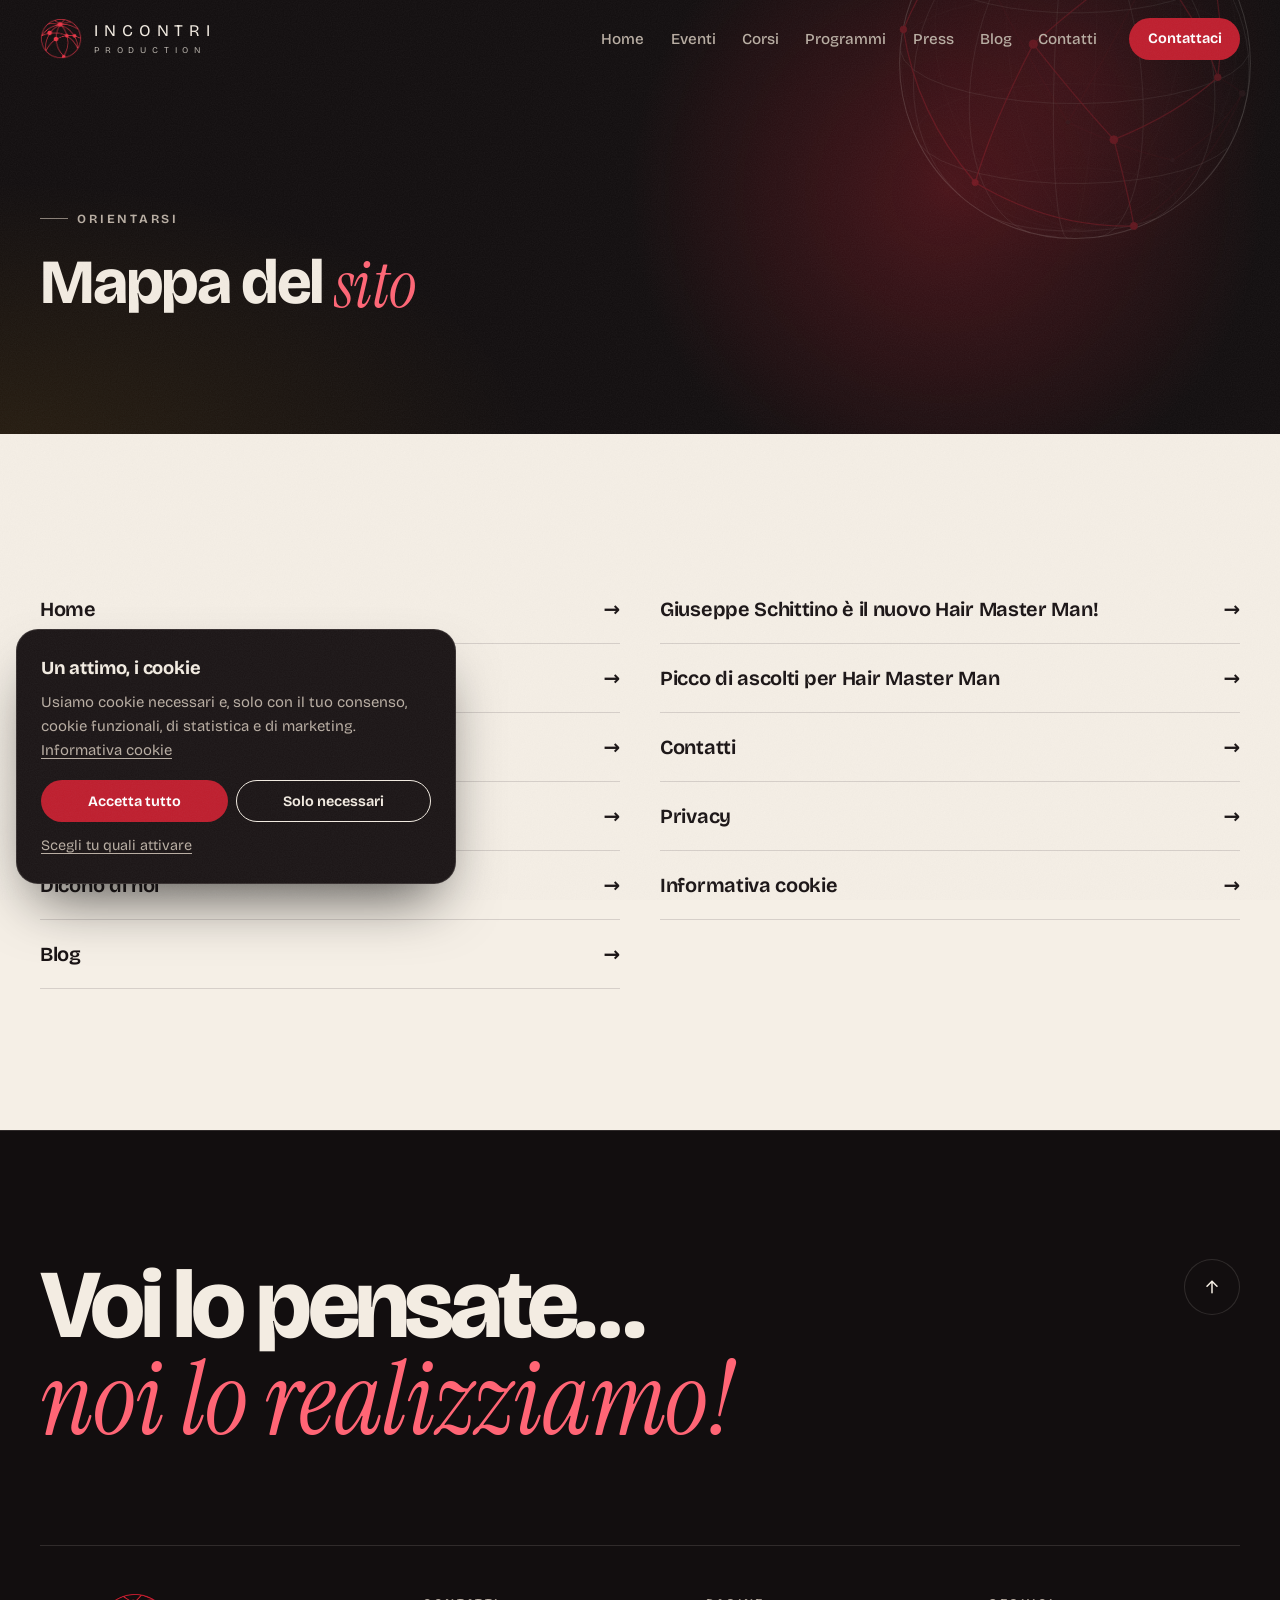
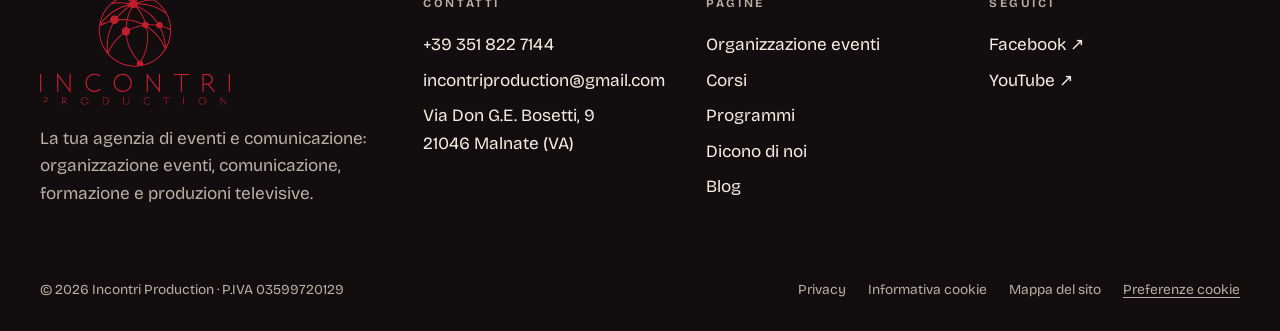
<file: sitemap.html>
<!doctype html>
<html lang="it">
<head>
  <meta charset="utf-8">
  <meta name="viewport" content="width=device-width, initial-scale=1">
  <title>Mappa del sito | Incontri Production</title>
  <meta name="description" content="Tutte le pagine del sito di Incontri Production.">
  <link rel="canonical" href="https://www.incontriproduction.it/sitemap.html">
  <meta property="og:type" content="website">
  <meta property="og:locale" content="it_IT">
  <meta property="og:site_name" content="Incontri Production">
  <meta property="og:title" content="Mappa del sito | Incontri Production">
  <meta property="og:description" content="Tutte le pagine del sito di Incontri Production.">
  <meta property="og:url" content="https://www.incontriproduction.it/sitemap.html">
  <meta property="og:image" content="https://www.incontriproduction.it/assets/img/condivisione.jpg">
  <meta name="twitter:card" content="summary_large_image">
  <meta name="theme-color" content="#120e0f">
  <link rel="icon" href="favicon.png" type="image/png">
  <link rel="apple-touch-icon" href="apple-touch-icon.png">
  <script>document.documentElement.classList.add('js')</script>
  <link rel="preload" href="assets/fonts/bricolage-grotesque.woff2" as="font" type="font/woff2" crossorigin>
  <link rel="preload" href="assets/fonts/instrument-serif.woff2" as="font" type="font/woff2" crossorigin>
  <link rel="stylesheet" href="assets/css/stile.css?v=2611031225">
  <script src="assets/js/sito.js?v=2611031225" defer></script>
  <script type="application/ld+json">{"@context":"https://schema.org","@type":"Organization","name":"Incontri Production","url":"https://www.incontriproduction.it/","logo":"https://www.incontriproduction.it/assets/img/logo.webp","email":"incontriproduction@gmail.com","telephone":"+39 351 822 7144","vatID":"IT03599720129","address":{"@type":"PostalAddress","streetAddress":"Via Don G.E. Bosetti, 9","postalCode":"21046","addressLocality":"Malnate","addressRegion":"VA","addressCountry":"IT"},"sameAs":["https://www.facebook.com/incontriproduction/","https://www.youtube.com/channel/UCzw4_r2sX473PQl3FXD5Lkw"]}</script>
</head>
<body>
  <a class="skip" href="#contenuto">Vai al contenuto</a>

  <header class="top" data-top>
    <div class="wrap top__row">
      <a class="brand" href="index.html" aria-label="Incontri Production — torna alla home">
        <img src="assets/img/globo.webp" width="96" height="93" alt="">
        <span class="brand__name" aria-hidden="true"><b>Incontri</b><small>Production</small></span>
      </a>
      <nav class="nav" aria-label="Menu principale">
        <ul>
          <li><a href="index.html">Home</a></li>
          <li><a href="organizzazione-eventi.html">Eventi</a></li>
          <li><a href="corsi.html">Corsi</a></li>
          <li><a href="programmi.html">Programmi</a></li>
          <li><a href="press.html">Press</a></li>
          <li><a href="blog.html">Blog</a></li>
          <li><a href="contatti.html">Contatti</a></li>
        </ul>
      </nav>
      <a class="btn btn--red btn--sm top__cta" href="contatti.html">Contattaci</a>
      <button class="burger" type="button" aria-expanded="false" aria-controls="menu-mobile" data-burger><span></span><span></span><b class="vh">Apri il menu</b></button>
    </div>
  </header>

  <nav class="mnav" id="menu-mobile" aria-label="Menu">
    <ul>
      <li><a href="index.html" style="--i:0"><small>01</small>Home</a></li>
      <li><a href="organizzazione-eventi.html" style="--i:1"><small>02</small>Eventi</a></li>
      <li><a href="corsi.html" style="--i:2"><small>03</small>Corsi</a></li>
      <li><a href="programmi.html" style="--i:3"><small>04</small>Programmi</a></li>
      <li><a href="press.html" style="--i:4"><small>05</small>Press</a></li>
      <li><a href="blog.html" style="--i:5"><small>06</small>Blog</a></li>
      <li><a href="contatti.html" style="--i:6"><small>07</small>Contatti</a></li>
    </ul>
    <div class="mnav__foot">
      <a href="tel:+393518227144">+39 351 822 7144</a>
      <a href="mailto:incontriproduction@gmail.com">incontriproduction@gmail.com</a>
    </div>
  </nav>

  <main id="contenuto">
    <section class="phero phero--solo t-dark" data-spot>
      <svg class="phero__deco globe" data-globe data-static aria-hidden="true"></svg>
      <div class="wrap phero__grid">
        <div>
          <p class="eyebrow load">Orientarsi</p>
          <h1 class="split title"><span class="w"><span style="--i:0">Mappa</span></span> <span class="w"><span style="--i:1">del</span></span> <em><span class="w"><span style="--i:2">sito</span></span></em></h1>
        </div>
      </div>
    </section>

    <section class="sec t-paper">
      <div class="wrap">
        <ul class="sitemap">
          <li><a href="index.html">Home <span>→</span></a></li>
          <li><a href="organizzazione-eventi.html">Organizzazione eventi <span>→</span></a></li>
          <li><a href="corsi.html">Corsi <span>→</span></a></li>
          <li><a href="programmi.html">Programmi <span>→</span></a></li>
          <li><a href="press.html">Dicono di noi <span>→</span></a></li>
          <li><a href="blog.html">Blog <span>→</span></a></li>
          <li><a href="giuseppe-schittino.html">Giuseppe Schittino è il nuovo Hair Master Man! <span>→</span></a></li>
          <li><a href="picco-ascolti.html">Picco di ascolti per Hair Master Man <span>→</span></a></li>
          <li><a href="contatti.html">Contatti <span>→</span></a></li>
          <li><a href="privacy.html">Privacy <span>→</span></a></li>
          <li><a href="cookie.html">Informativa cookie <span>→</span></a></li>
        </ul>
      </div>
    </section>
  </main>

  <footer class="foot">
    <div class="wrap">
      <a class="foot__big" href="contatti.html">Voi lo pensate…<br><em>noi lo realizziamo!</em></a>
      <a class="totop" href="#contenuto" aria-label="Torna su"><svg viewBox="0 0 24 24" fill="none" stroke="currentColor" stroke-width="1.8" stroke-linecap="round" stroke-linejoin="round" aria-hidden="true"><path d="M5 12h14M13 6l6 6-6 6"/></svg></a>
      <div class="foot__grid">
        <div class="foot__brand">
          <img class="foot__logo" src="assets/img/logo.webp" alt="Incontri Production" loading="lazy" width="354" height="206" loading="lazy" decoding="async">
          <p>La tua agenzia di eventi e comunicazione: organizzazione eventi, comunicazione, formazione e produzioni televisive.</p>
        </div>
        <div>
          <h4>Contatti</h4>
          <ul>
            <li><a href="tel:+393518227144">+39 351 822 7144</a></li>
            <li><a href="mailto:incontriproduction@gmail.com">incontriproduction@gmail.com</a></li>
            <li>Via Don G.E. Bosetti, 9<br>21046 Malnate (VA)</li>
          </ul>
        </div>
        <div>
          <h4>Pagine</h4>
          <ul>
            <li><a href="organizzazione-eventi.html">Organizzazione eventi</a></li>
            <li><a href="corsi.html">Corsi</a></li>
            <li><a href="programmi.html">Programmi</a></li>
            <li><a href="press.html">Dicono di noi</a></li>
            <li><a href="blog.html">Blog</a></li>
          </ul>
        </div>
        <div>
          <h4>Seguici</h4>
          <ul>
            <li><a href="https://www.facebook.com/incontriproduction/" target="_blank" rel="noopener">Facebook ↗</a></li>
            <li><a href="https://www.youtube.com/channel/UCzw4_r2sX473PQl3FXD5Lkw" target="_blank" rel="noopener">YouTube ↗</a></li>
          </ul>
        </div>
      </div>
      <div class="foot__bottom">
        <p>© 2026 Incontri Production · P.IVA 03599720129</p>
        <ul>
          <li><a href="privacy.html">Privacy</a></li>
          <li><a href="cookie.html">Informativa cookie</a></li>
          <li><a href="sitemap.html">Mappa del sito</a></li>
          <li><button type="button" data-cookie-open>Preferenze cookie</button></li>
        </ul>
      </div>
    </div>
  </footer>

  <section class="cookie" data-cookie aria-labelledby="cookie-titolo" hidden>
    <h2 id="cookie-titolo">Un attimo, i cookie</h2>
    <p>Usiamo cookie necessari e, solo con il tuo consenso, cookie funzionali, di statistica e di marketing. <a href="cookie.html">Informativa cookie</a></p>
    <div class="btns">
      <button class="btn btn--red btn--sm" type="button" data-cookie-all>Accetta tutto</button>
      <button class="btn btn--ghost btn--sm" type="button" data-cookie-none>Solo necessari</button>
    </div>
    <button class="cookie__more" type="button" aria-expanded="false" data-cookie-more>Scegli tu quali attivare</button>
    <div class="cookie__prefs" data-cookie-prefs hidden>
      <label>Necessari (sempre attivi) <input class="switch" type="checkbox" checked disabled></label>
      <label>Funzionali <input class="switch" type="checkbox" data-cookie-toggle="functional"></label>
      <label>Statistiche <input class="switch" type="checkbox" data-cookie-toggle="analytics"></label>
      <label>Marketing / terze parti <input class="switch" type="checkbox" data-cookie-toggle="marketing"></label>
      <div class="btns"><button class="btn btn--cream btn--sm" type="button" data-cookie-save>Salva le scelte</button></div>
    </div>
  </section>

  <!-- Google Analytics: parte solo dopo il consenso "Statistiche". Sostituire GA_MEASUREMENT_ID con il codice vero. -->
  <script type="text/plain" data-cookie-category="analytics" data-src="https://www.googletagmanager.com/gtag/js?id=GA_MEASUREMENT_ID"></script>
  <script type="text/plain" data-cookie-category="analytics">
    window.dataLayer = window.dataLayer || [];
    function gtag(){dataLayer.push(arguments);}
    gtag('js', new Date());
    gtag('config', 'GA_MEASUREMENT_ID');
  </script>
</body>
</html>
</file>
<file: assets/css/stile.css>
/* Incontri Production — foglio di stile unico (niente librerie) */

@view-transition { navigation: auto; }

/* caratteri ospitati nel sito (niente richieste a Google): file in assets/fonts */
@font-face {
  font-family: 'Bricolage Grotesque';
  font-style: normal;
  font-weight: 300 800;
  font-stretch: 100%;
  font-display: swap;
  src: url(../fonts/bricolage-grotesque.woff2) format('woff2');
  unicode-range: U+0000-00FF, U+0131, U+0152-0153, U+02BB-02BC, U+02C6, U+02DA, U+02DC, U+0304, U+0308, U+0329, U+2000-206F, U+20AC, U+2122, U+2191, U+2193, U+2212, U+2215, U+FEFF, U+FFFD;
}
@font-face {
  font-family: 'Instrument Serif';
  font-style: italic;
  font-weight: 400;
  font-display: swap;
  src: url(../fonts/instrument-serif.woff2) format('woff2');
  unicode-range: U+0000-00FF, U+0131, U+0152-0153, U+02BB-02BC, U+02C6, U+02DA, U+02DC, U+0304, U+0308, U+0329, U+2000-206F, U+20AC, U+2122, U+2191, U+2193, U+2212, U+2215, U+FEFF, U+FFFD;
}

:root {
  --ink: #120e0f;
  --ink-2: #1b1516;
  --ink-3: #2a2122;
  --paper: #f5efe6;
  --paper-2: #ebe1d3;
  --cream: #f3ece2;
  --cream-mute: #b9aea3;
  --text: #1a1415;
  --text-mute: #5f5551;
  --red: #bf1e2e;
  --red-hot: #e3263a;
  --red-soft: #ff6575;
  --gold: #f7ad1a;
  --line-d: rgba(243, 236, 226, .13);
  --line-l: rgba(26, 20, 21, .14);

  --sans: "Bricolage Grotesque", "Segoe UI", system-ui, sans-serif;
  --serif: "Instrument Serif", Georgia, "Times New Roman", serif;

  --wrap: 1240px;
  --gut: clamp(16px, 4vw, 40px);
  --ease: cubic-bezier(.65, 0, .35, 1);
  --out: cubic-bezier(.16, 1, .3, 1);

  --mute: var(--cream-mute);
  --em: var(--red-soft);
  --line: var(--line-d);
}

/* ---------- base ---------- */
*, *::before, *::after { box-sizing: border-box; }
html { -webkit-text-size-adjust: 100%; scroll-padding-top: 96px; }
@media (prefers-reduced-motion: no-preference) { html { scroll-behavior: smooth; } }
body {
  margin: 0;
  background: var(--ink);
  color: var(--cream);
  font-family: var(--sans);
  font-size: clamp(1rem, .96rem + .2vw, 1.075rem);
  line-height: 1.6;
  -webkit-font-smoothing: antialiased;
  overflow-x: clip;
}
img, svg, video { display: block; max-width: 100%; }
img { height: auto; }
a { color: inherit; text-decoration: none; }
button { font: inherit; color: inherit; cursor: pointer; background: none; border: 0; padding: 0; }
h1, h2, h3, h4, p, ul, ol, figure, blockquote { margin: 0; }
ul, ol { padding: 0; list-style: none; }
::selection { background: var(--red); color: #fff; }
:focus-visible { outline: 2px solid var(--gold); outline-offset: 3px; border-radius: 6px; }
[hidden] { display: none !important; }
.vh { position: absolute !important; width: 1px; height: 1px; overflow: hidden; clip: rect(0 0 0 0); white-space: nowrap; }

.skip {
  position: fixed; left: 16px; top: -64px; z-index: 300;
  background: var(--gold); color: var(--ink); font-weight: 700;
  padding: .7em 1.2em; border-radius: 999px; transition: top .25s;
}
.skip:focus { top: 16px; }

/* grana da pellicola: un solo strato fisso, nessuna animazione */
body::after {
  content: ""; position: fixed; inset: 0; z-index: 250; pointer-events: none; opacity: .06;
  background-image: url("data:image/svg+xml,%3Csvg xmlns='http://www.w3.org/2000/svg' width='180' height='180'%3E%3Cfilter id='n'%3E%3CfeTurbulence type='fractalNoise' baseFrequency='.85' numOctaves='2' stitchTiles='stitch'/%3E%3CfeColorMatrix values='.33 .33 .33 0 0 .33 .33 .33 0 0 .33 .33 .33 0 0 0 0 0 1 0'/%3E%3C/filter%3E%3Crect width='100%25' height='100%25' filter='url(%23n)'/%3E%3C/svg%3E");
}

.wrap { width: min(100% - 2 * var(--gut), var(--wrap)); margin-inline: auto; }
main { overflow-x: clip; } /* il nastro inclinato non deve mai far scorrere la pagina di lato */

/* ---------- temi delle sezioni ---------- */
.sec { position: relative; padding-block: clamp(84px, 11vw, 150px); }
.sec--tight { padding-block: clamp(56px, 7vw, 96px); }
.t-dark { background: var(--ink); color: var(--cream); }
.t-ink2 { background: var(--ink-2); color: var(--cream); }
.t-paper, .t-beige { --mute: var(--text-mute); --em: var(--red); --line: var(--line-l); color: var(--text); }
.t-paper { background: var(--paper); }
.t-beige { background: var(--paper-2); }
.t-red { --mute: rgba(255, 255, 255, .82); --em: #fff; --line: rgba(255, 255, 255, .25); background: var(--red); color: #fff; }

/* ---------- tipografia ---------- */
.eyebrow {
  display: inline-flex; align-items: center; gap: .75em;
  font-size: .78rem; font-weight: 650; letter-spacing: .22em; text-transform: uppercase; color: var(--mute);
}
.eyebrow::before { content: ""; width: 28px; height: 1px; background: currentColor; opacity: .7; }
.eyebrow--live::before {
  width: 8px; height: 8px; border-radius: 50%; opacity: 1; background: var(--red-hot);
  animation: live 2.2s infinite;
}
@keyframes live {
  0% { box-shadow: 0 0 0 0 rgba(227, 38, 58, .65); }
  70%, 100% { box-shadow: 0 0 0 10px rgba(227, 38, 58, 0); }
}

.display, .title, .big {
  font-weight: 760; letter-spacing: -.04em; text-wrap: balance;
}
.display { font-size: clamp(2.75rem, 7.4vw, 7.4rem); line-height: .93; }
.title { font-size: clamp(2.15rem, 4.9vw, 4.5rem); line-height: 1; letter-spacing: -.035em; }
.big { font-size: clamp(1.9rem, 3.6vw, 3.2rem); line-height: 1.05; letter-spacing: -.03em; font-weight: 720; }
.display em, .title em, .big em, .foot__big em {
  font-family: var(--serif); font-style: italic; font-weight: 400;
  letter-spacing: -.01em; color: var(--em); font-size: 1.06em; padding-right: .04em;
}
.lead { font-size: clamp(1.1rem, 1.45vw, 1.3rem); line-height: 1.6; color: var(--mute); max-width: 58ch; text-wrap: pretty; }
.muted { color: var(--mute); }
.center { text-align: center; }
.center .lead { margin-inline: auto; }

/* titoli che entrano parola per parola (le parole le divide costruisci.py) */
.split .w { display: inline-block; overflow: hidden; vertical-align: top; padding: 0 .06em .1em 0; margin: 0 -.06em -.1em 0; }
.split .w > span { display: inline-block; transform: translateY(108%); animation: wordUp 1s var(--out) forwards; animation-delay: calc(var(--i) * 55ms + 120ms); }
@keyframes wordUp { to { transform: none; } }

.load { opacity: 0; animation: fadeUp 1.1s var(--out) forwards; animation-delay: var(--d, 0ms); }
@keyframes fadeUp { from { opacity: 0; transform: translateY(24px); } to { opacity: 1; transform: none; } }

/* comparsa allo scorrimento (attiva solo se c'è JavaScript) */
.js .rv { opacity: 0; transform: translateY(32px); transition: opacity 1s var(--out), transform 1s var(--out); transition-delay: var(--d, 0ms); }
.js .rv.in { opacity: 1; transform: none; }
.js .rv-clip { clip-path: inset(14% 8% 14% 8% round 28px); transition: clip-path 1.4s var(--out); transition-delay: var(--d, 0ms); }
.js .rv-clip img { transform: scale(1.18); transition: transform 1.8s var(--out); transition-delay: var(--d, 0ms); }
.js .rv-clip.in { clip-path: inset(0 round 28px); }
.js .rv-clip.in img { transform: none; }

/* ---------- bottoni ---------- */
.btn {
  --fill: var(--cream); --fill-ink: var(--ink);
  position: relative; isolation: isolate; overflow: hidden;
  display: inline-flex; align-items: center; gap: .65em; min-height: 52px;
  padding: .9em 1.55em; border-radius: 999px; border: 1px solid transparent;
  font-weight: 650; font-size: .98rem; line-height: 1.1; white-space: nowrap;
  transition: color .45s var(--out), border-color .45s;
}
.btn::before {
  content: ""; position: absolute; inset: -1px; z-index: -1; border-radius: inherit;
  background: var(--fill); transform: translateY(102%); transition: transform .55s var(--out);
}
.btn:hover::before, .btn:focus-visible::before { transform: none; }
.btn:hover, .btn:focus-visible { color: var(--fill-ink); }
.btn svg { width: 1.05em; height: 1.05em; transition: transform .5s var(--out); }
.btn:hover svg { transform: translateX(4px); }
.btn--red { background: var(--red); color: #fff; }
.btn--ghost { border-color: currentColor; }
.t-paper .btn--ghost, .t-beige .btn--ghost { --fill: var(--ink); --fill-ink: var(--cream); }
.t-paper .btn--red, .t-beige .btn--red { --fill: var(--ink); --fill-ink: var(--cream); }
.btn--cream { background: var(--cream); color: var(--ink); --fill: var(--ink); --fill-ink: var(--cream); }
.btn--sm { min-height: 42px; padding: .7em 1.2em; font-size: .9rem; }
.btns { display: flex; flex-wrap: wrap; gap: 12px; }

.link {
  display: inline-flex; align-items: center; gap: .5em; font-weight: 650;
  background: linear-gradient(currentColor, currentColor) 0 100% / 0 1px no-repeat;
  transition: background-size .5s var(--out);
}
.link:hover { background-size: 100% 1px; }
.link svg { width: 1em; height: 1em; transition: transform .5s var(--out); }
.link:hover svg { transform: translateX(4px); }

/* ---------- testata ---------- */
.top {
  position: fixed; inset: 0 0 auto; z-index: 100;
  border-bottom: 1px solid transparent;
  transition: transform .55s var(--out), background-color .4s, border-color .4s;
  view-transition-name: testata;
}
.top.is-solid {
  background: rgba(18, 14, 15, .84); border-color: var(--line-d);
  -webkit-backdrop-filter: saturate(1.4) blur(14px); backdrop-filter: saturate(1.4) blur(14px);
}
.top.is-hidden { transform: translateY(-101%); }
.top__row { display: flex; align-items: center; gap: 20px; height: 78px; }

.brand { display: flex; align-items: center; gap: 12px; margin-right: auto; color: var(--cream); }
.brand img { width: 42px; transition: transform 1s var(--out); }
.brand:hover img { transform: rotate(-28deg) scale(1.06); }
.brand__name { display: flex; flex-direction: column; line-height: 1; text-transform: uppercase; }
.brand__name b { font-weight: 400; font-size: 1.02rem; letter-spacing: .36em; }
.brand__name small { font-size: .55rem; letter-spacing: .66em; margin-top: 6px; opacity: .72; }

.nav ul { display: flex; gap: 2px; }
.nav a {
  position: relative; display: block; padding: .55em .8em;
  font-size: .95rem; font-weight: 500; color: var(--cream-mute); transition: color .3s;
}
.nav a::after {
  content: ""; position: absolute; left: .8em; right: .8em; bottom: .32em; height: 1.5px;
  background: var(--red-hot); transform: scaleX(0); transform-origin: right; transition: transform .5s var(--out);
}
.nav a:hover, .nav a[aria-current="page"] { color: var(--cream); }
.nav a:hover::after, .nav a[aria-current="page"]::after { transform: scaleX(1); transform-origin: left; }

.burger {
  display: none; position: relative; z-index: 2; width: 48px; height: 48px; border-radius: 50%;
  border: 1px solid var(--line-d); place-items: center;
}
.burger span { position: absolute; left: 14px; right: 14px; height: 1.5px; background: var(--cream); transition: transform .5s var(--out), top .5s var(--out); }
.burger span:nth-child(1) { top: 19px; }
.burger span:nth-child(2) { top: 27px; }
.burger[aria-expanded="true"] span:nth-child(1) { top: 23px; transform: rotate(45deg); }
.burger[aria-expanded="true"] span:nth-child(2) { top: 23px; transform: rotate(-45deg); }

@media (max-width: 1060px) {
  .nav, .top__cta { display: none; }
  .burger { display: grid; }
}

/* menu del telefono: si apre a cerchio dal bottone */
.mnav {
  position: fixed; inset: 0; z-index: 99; display: flex; flex-direction: column; justify-content: center;
  padding: 110px var(--gut) 36px; background: var(--ink); overflow-y: auto;
  clip-path: circle(0 at calc(100% - var(--gut) - 24px) 39px); visibility: hidden;
  transition: clip-path .75s var(--out), visibility 0s .75s;
}
.mnav.is-open { clip-path: circle(150% at calc(100% - var(--gut) - 24px) 39px); visibility: visible; transition: clip-path .75s var(--out); }
.mnav li { overflow: hidden; }
.mnav li a {
  display: flex; align-items: baseline; gap: 14px; padding: .14em 0;
  font-size: clamp(2.1rem, 9.5vw, 3.6rem); font-weight: 720; letter-spacing: -.04em; line-height: 1.12;
  transform: translateY(110%); transition: transform .8s var(--out), color .3s;
}
.mnav li a small { font-size: .8rem; font-weight: 500; letter-spacing: .1em; color: var(--cream-mute); }
.mnav li a[aria-current="page"] { color: var(--red-soft); }
.mnav.is-open li a { transform: none; transition-delay: calc(var(--i) * 55ms + 150ms); }
.mnav__foot { margin-top: 40px; display: grid; gap: 6px; color: var(--cream-mute); opacity: 0; transition: opacity .6s .5s; }
.mnav.is-open .mnav__foot { opacity: 1; }
body.menu-open { overflow: hidden; }

/* ---------- hero della home ---------- */
.hero {
  position: relative; isolation: isolate; overflow: hidden;
  min-height: 100svh; display: flex; align-items: center; padding: 120px 0 110px;
}
.hero::before, .phero::before {
  content: ""; position: absolute; inset: 0; z-index: -2;
  background:
    radial-gradient(40vmax circle at var(--mx, 74%) var(--my, 44%), rgba(191, 30, 46, .3), transparent 62%),
    radial-gradient(70vmax 36vmax at 0% 105%, rgba(247, 173, 26, .09), transparent 60%);
}
.hero__grid { display: grid; grid-template-columns: minmax(0, 1.25fr) minmax(0, .75fr); align-items: center; gap: 24px; }
.hero__text .lead { margin-top: 30px; }
.hero__text .btns { margin-top: 42px; }
.hero__text .eyebrow { margin-bottom: 26px; }
.hero__globe { position: relative; width: min(50vw, 680px); aspect-ratio: 1; justify-self: end; margin-right: calc(-1 * var(--gut) - 6vw); }
.globe { width: 100%; height: 100%; overflow: visible; }

.cue {
  position: absolute; left: 50%; bottom: 26px; translate: -50% 0;
  display: flex; flex-direction: column; align-items: center; gap: 10px;
  font-size: .68rem; letter-spacing: .32em; text-transform: uppercase; color: var(--cream-mute);
}
.cue i { position: relative; width: 1px; height: 46px; overflow: hidden; background: var(--line-d); }
.cue i::after { content: ""; position: absolute; left: 0; top: -40%; width: 1px; height: 40%; background: var(--red-hot); animation: cue 2.2s var(--ease) infinite; }
@keyframes cue { to { top: 100%; } }

@media (max-width: 860px) {
  .hero { align-items: flex-end; padding-bottom: 100px; }
  .hero__grid { grid-template-columns: 1fr; }
  .hero__globe { position: absolute; z-index: -1; top: 64px; right: -34vw; width: 100vw; margin: 0; opacity: .55; }
  .cue { display: none; }
}

/* globo animato (lo disegna sito.js) */
.globe .rim { fill: none; stroke: rgba(243, 236, 226, .5); stroke-width: 1.2; }
.globe .mf { fill: none; stroke: rgba(243, 236, 226, .3); stroke-width: 1; }
.globe .mb { fill: none; stroke: rgba(243, 236, 226, .07); stroke-width: 1; }
.globe .lk { fill: none; stroke: var(--red-hot); stroke-width: 1.5; stroke-linecap: round; opacity: .8; transition: opacity .3s; }
.globe .lk.b { opacity: .14; }
.globe .spark { fill: none; stroke: #ffd08a; stroke-width: 2.6; stroke-linecap: round; opacity: 0; stroke-dasharray: .14 .86; filter: drop-shadow(0 0 4px #ffb347); }
.globe .spark.hot { opacity: 1; animation: signal 1.5s linear forwards; }
@keyframes signal { from { stroke-dashoffset: 1; } to { stroke-dashoffset: -.16; } }
.globe .nd .c { fill: var(--red-hot); }
.globe .nd.b .c { fill: #4a2329; }
.globe .nd .ring { fill: none; stroke: var(--red-hot); stroke-width: 1; animation-name: ring; animation-duration: 2.8s; animation-timing-function: cubic-bezier(.16, 1, .3, 1); animation-iteration-count: infinite; animation-delay: var(--dl, 0s); }
.globe .nd.b .ring { display: none; }
@keyframes ring { from { transform: scale(1); opacity: .9; } to { transform: scale(3.4); opacity: 0; } }
.globe-static .lk, .globe-static .nd .ring { animation: none; }

/* ---------- nastro che scorre ---------- */
.marquee { --gap: clamp(28px, 4vw, 56px); display: flex; overflow: hidden; user-select: none; }
.marquee__track { display: flex; flex: none; align-items: center; gap: var(--gap); padding-right: var(--gap); min-width: 100%; animation: marquee var(--dur, 32s) linear infinite; }
.marquee--rev .marquee__track { animation-direction: reverse; }
.marquee:hover .marquee__track { animation-play-state: paused; }
@keyframes marquee { to { transform: translateX(-100%); } }

.band { position: relative; z-index: 2; background: var(--red); color: #fff; padding: 20px 0; transform: rotate(-1.4deg); margin: -26px -3vw 0; box-shadow: 0 30px 60px -30px rgba(0, 0, 0, .6); }
.band .marquee__track span { display: inline-flex; align-items: center; gap: var(--gap); font-size: clamp(1.35rem, 2.9vw, 2.3rem); font-weight: 720; letter-spacing: -.02em; text-transform: uppercase; white-space: nowrap; }
.band .marquee__track span::after { content: "✦"; color: var(--gold); font-size: .7em; }

/* ---------- chi siamo ---------- */
.about__grid { display: grid; grid-template-columns: repeat(12, minmax(0, 1fr)); gap: 32px 24px; }
.about__label { grid-column: 1 / 4; }
.about__label .eyebrow { position: sticky; top: 120px; }
.about__body { grid-column: 4 / 13; }
.statement { font-size: clamp(1.55rem, 3.1vw, 2.85rem); line-height: 1.2; letter-spacing: -.028em; font-weight: 560; text-wrap: pretty; }
.statement em { font-family: var(--serif); font-style: italic; font-weight: 400; color: var(--red); font-size: 1.07em; letter-spacing: -.01em; }
.about__more { display: grid; grid-template-columns: minmax(0, 1fr) minmax(0, 1.05fr); gap: clamp(32px, 5vw, 72px); align-items: center; margin-top: clamp(56px, 7vw, 96px); }
.about__more p { color: var(--mute); font-size: 1.08rem; }
.about__more p + p { margin-top: 1em; }
.about__more .btns { margin-top: 32px; }

.photo { position: relative; }
.photo figure { border-radius: 28px; overflow: hidden; }
.photo img { width: 100%; aspect-ratio: 3 / 2; object-fit: cover; }
.photo figcaption { margin-top: 14px; font-size: .9rem; color: var(--mute); }

.badge {
  position: absolute; z-index: 2; left: -46px; top: -58px; width: 148px; aspect-ratio: 1;
  display: grid; place-items: center; border-radius: 50%; background: var(--gold); color: var(--ink);
  box-shadow: 0 24px 40px -24px rgba(0, 0, 0, .5);
}
.badge svg { position: absolute; inset: 0; width: 100%; height: 100%; animation: spin 26s linear infinite; }
.badge text { font-size: 10.4px; font-weight: 650; letter-spacing: .2em; fill: var(--ink); text-transform: uppercase; }
.badge b { font-size: 2.3rem; font-weight: 800; letter-spacing: -.05em; line-height: 1; }
.badge b small { display: block; font-size: .7rem; letter-spacing: .1em; text-align: center; font-weight: 650; }
@keyframes spin { to { transform: rotate(360deg); } }

@media (max-width: 860px) {
  .about__label, .about__body { grid-column: 1 / -1; }
  .about__more { grid-template-columns: 1fr; }
  .badge { left: auto; right: -6px; top: -54px; width: 116px; }
  .badge b { font-size: 1.8rem; }
}

/* ---------- servizi ---------- */
.head { display: flex; flex-wrap: wrap; align-items: end; justify-content: space-between; gap: 24px 48px; margin-bottom: clamp(44px, 6vw, 72px); }
.head .lead { max-width: 44ch; }
.head .eyebrow { margin-bottom: 20px; }

.cards { display: grid; grid-template-columns: repeat(4, minmax(0, 1fr)); gap: 14px; }
.card {
  position: relative; isolation: isolate; overflow: hidden;
  display: flex; flex-direction: column; min-height: 420px; padding: 28px;
  border: 1px solid var(--line-d); border-radius: 24px; background: rgba(243, 236, 226, .02);
  transition: border-color .5s, transform .6s var(--out);
}
.card::before { content: ""; position: absolute; inset: 0; z-index: -1; background: var(--red); transform: translateY(101%); transition: transform .7s var(--out); }
.card::after { content: ""; position: absolute; inset: 0; z-index: -1; opacity: 0; transition: opacity .4s; background: radial-gradient(260px circle at var(--x, 50%) var(--y, 50%), rgba(255, 255, 255, .14), transparent 70%); }
.card:hover { border-color: var(--red); transform: translateY(-6px); }
.card:hover::before { transform: none; }
.card:hover::after { opacity: 1; }
.card__num { font-size: .82rem; letter-spacing: .14em; color: var(--cream-mute); transition: color .4s; }
.card .ico { width: 58px; height: 58px; margin-top: 30px; color: var(--red-soft); transition: color .4s, transform .7s var(--out); }
.card:hover .ico { color: #fff; transform: translateY(-4px) rotate(-8deg); }
.card h3 { margin-top: auto; padding-top: 36px; font-size: clamp(1.45rem, 1.9vw, 1.75rem); line-height: 1.08; letter-spacing: -.025em; font-weight: 720; }
.card p { margin-top: 12px; font-size: .98rem; color: var(--cream-mute); transition: color .4s; }
.card:hover p, .card:hover .card__num { color: rgba(255, 255, 255, .88); }
.card__go { display: grid; place-items: center; width: 46px; height: 46px; margin-top: 26px; border-radius: 50%; border: 1px solid var(--line-d); transition: transform .6s var(--out), background .4s, color .4s, border-color .4s; }
.card__go svg { width: 18px; height: 18px; }
.card:hover .card__go { background: #fff; color: var(--red); border-color: #fff; transform: rotate(-45deg); }
@media (max-width: 1060px) { .cards { grid-template-columns: repeat(2, minmax(0, 1fr)); } }
@media (max-width: 600px) { .cards { grid-template-columns: 1fr; } .card { min-height: 0; } }

/* icone a tratto: si disegnano quando compaiono */
.ico { fill: none; stroke: currentColor; stroke-width: 1.6; stroke-linecap: round; stroke-linejoin: round; overflow: visible; }
.js .rv .ico > * { stroke-dasharray: 1; stroke-dashoffset: 1; }
/* selettore ".ico > *" e non "[pathLength]": Chrome non aggiorna lo stile degli attributi SVG in camelCase */
.js .rv.in .ico > * { animation-name: draw; animation-duration: 1.6s; animation-timing-function: cubic-bezier(.16, 1, .3, 1); animation-fill-mode: forwards; animation-delay: calc(var(--d, 0ms) + 250ms); }
@keyframes draw { to { stroke-dashoffset: 0; } }

/* ---------- no stress + numeri ---------- */
.nostress { display: grid; grid-template-columns: auto minmax(0, 1fr); gap: clamp(32px, 6vw, 88px); align-items: center; }
.nostress .lead { margin-top: 24px; }
.sticker {
  position: relative; display: grid; place-items: center; text-align: center;
  width: clamp(140px, 17vw, 210px); aspect-ratio: 1; border-radius: 50%;
  background: var(--gold); color: var(--ink); transform: rotate(-12deg);
  font-weight: 800; font-size: clamp(1.4rem, 2.3vw, 2rem); line-height: .92; letter-spacing: -.035em;
  box-shadow: 0 26px 40px -26px rgba(0, 0, 0, .55); transition: transform .8s var(--out);
}
.sticker::before { content: ""; position: absolute; inset: 9px; border-radius: 50%; border: 1.5px dashed rgba(18, 14, 15, .4); }
.sticker:hover { transform: rotate(6deg) scale(1.06); }
.sticker small { display: block; font-size: .42em; letter-spacing: .14em; font-weight: 650; margin-top: 6px; }

.stats { display: grid; grid-template-columns: repeat(4, minmax(0, 1fr)); margin-top: clamp(64px, 8vw, 112px); border-top: 1px solid var(--line); }
.stat { padding: 30px 24px 0; border-left: 1px solid var(--line); }
.stat:first-child { border-left: 0; padding-left: 0; }
.stat b { display: block; font-size: clamp(2.8rem, 6vw, 5.4rem); font-weight: 780; letter-spacing: -.055em; line-height: 1; color: var(--red); font-variant-numeric: tabular-nums; }
.stat b small { font-size: .3em; letter-spacing: .02em; font-weight: 600; margin-right: .2em; vertical-align: .9em; }
.stat b i { font-style: normal; font-size: .42em; letter-spacing: -.02em; margin-left: .12em; }
.stat > span { display: block; margin-top: 12px; font-size: .95rem; color: var(--mute); max-width: 24ch; }
@media (max-width: 860px) {
  .nostress { grid-template-columns: 1fr; }
  .stats { grid-template-columns: repeat(2, minmax(0, 1fr)); }
  .stat:nth-child(3) { border-left: 0; padding-left: 0; }
  .stat:nth-child(n+3) { border-top: 1px solid var(--line); margin-top: 28px; }
}

/* ---------- valori ---------- */
.values { display: grid; grid-template-columns: repeat(3, minmax(0, 1fr)); border-top: 1px solid var(--line); border-left: 1px solid var(--line); }
.value { display: flex; align-items: center; gap: 24px; padding: clamp(28px, 3.5vw, 44px); border-right: 1px solid var(--line); border-bottom: 1px solid var(--line); transition: background-color .5s; }
.value .ico { flex: none; width: 54px; height: 54px; color: var(--red); transition: transform .7s var(--out); }
.value h3 { font-size: clamp(1.25rem, 2vw, 1.75rem); font-weight: 720; letter-spacing: -.025em; line-height: 1.1; }
.value:hover { background: var(--paper); }
.value:hover .ico { transform: scale(1.12) rotate(-6deg); }
@media (max-width: 860px) { .values { grid-template-columns: repeat(2, minmax(0, 1fr)); } }
@media (max-width: 520px) { .values { grid-template-columns: 1fr; } }

/* ---------- produzioni tv ---------- */
.onair {
  display: inline-flex; align-items: center; gap: 10px; padding: 8px 14px; margin-bottom: 22px;
  border: 1.5px solid var(--red-hot); border-radius: 8px; color: var(--red-soft);
  font-size: .78rem; font-weight: 800; letter-spacing: .24em;
  text-shadow: 0 0 14px rgba(227, 38, 58, .9);
  box-shadow: 0 0 26px -4px rgba(227, 38, 58, .6), inset 0 0 14px -4px rgba(227, 38, 58, .7);
  animation: flicker 5s infinite;
}
.onair::before { content: ""; width: 8px; height: 8px; border-radius: 50%; background: var(--red-hot); box-shadow: 0 0 10px var(--red-hot); }
@keyframes flicker { 0%, 46%, 50%, 54%, 100% { opacity: 1; } 48%, 52% { opacity: .45; } }

.rail {
  display: flex; gap: 18px; overflow-x: auto; scroll-snap-type: x mandatory; overscroll-behavior-x: contain;
  padding: 6px max(var(--gut), (100vw - var(--wrap)) / 2) 26px; scroll-padding-inline: max(var(--gut), (100vw - var(--wrap)) / 2);
  scrollbar-width: thin; scrollbar-color: var(--red) transparent;
}
.poster { flex: 0 0 clamp(250px, 25vw, 320px); scroll-snap-align: start; }
.poster a { display: block; }
.poster__img { position: relative; border-radius: 20px; overflow: hidden; background: var(--ink-2); }
.poster__img img { width: 100%; aspect-ratio: 1; object-fit: cover; transition: transform 1s var(--out); }
.poster__img::after { content: ""; position: absolute; inset: 0; border-radius: inherit; box-shadow: inset 0 0 0 1px var(--line-d); transition: box-shadow .4s; }
.poster:hover .poster__img img { transform: scale(1.07); }
.poster:hover .poster__img::after { box-shadow: inset 0 0 0 2px var(--red-hot); }
.poster h3 { margin-top: 16px; font-size: 1.1rem; font-weight: 700; letter-spacing: .02em; }
.rail-nav { display: flex; gap: 10px; }
.rail-nav button { display: grid; place-items: center; width: 52px; height: 52px; border-radius: 50%; border: 1px solid var(--line-d); transition: background .3s, color .3s, border-color .3s; }
.rail-nav button:hover { background: var(--cream); color: var(--ink); border-color: var(--cream); }
.rail-nav svg { width: 20px; height: 20px; }
.rail-nav button:first-child svg { transform: scaleX(-1); }

/* ---------- loghi clienti ---------- */
.logos { margin-top: 8px; mask-image: linear-gradient(90deg, transparent, #000 8%, #000 92%, transparent); -webkit-mask-image: linear-gradient(90deg, transparent, #000 8%, #000 92%, transparent); }
.logos + .logos { margin-top: 14px; }
.logo { flex: none; display: grid; place-items: center; width: 190px; height: 112px; padding: 16px; border-radius: 18px; background: #fff; box-shadow: 0 1px 0 var(--line-l), 0 18px 30px -24px rgba(0, 0, 0, .35); }
.logo img { max-width: 100%; max-height: 100%; width: auto; object-fit: contain; transition: filter .5s, opacity .5s, transform .5s var(--out); }
@media (hover: hover) {
  .logo img { filter: grayscale(1); opacity: .75; }
  .logo:hover img { filter: none; opacity: 1; transform: scale(1.06); }
}
.logo-grid { display: grid; grid-template-columns: repeat(auto-fill, minmax(150px, 1fr)); gap: 14px; }
.logo-grid .logo { width: auto; }
.logo-wide { margin-bottom: 14px; border-radius: 18px; overflow: hidden; background: #fff; }
.logo-wide img { width: 100%; }

/* ---------- obiettivo (fascia rossa) ---------- */
.goal { overflow: hidden; isolation: isolate; text-align: center; }
.goal__deco { position: absolute; z-index: -1; left: 50%; top: 50%; width: min(1100px, 160vw); height: auto; aspect-ratio: 1; translate: -50% -50%; opacity: .14; color: #fff; animation: spin 120s linear infinite; }
.goal__deco .rim, .goal__deco .mf { stroke: #fff; }
.goal__deco .lk { stroke: #fff; opacity: .9; }
.goal__deco .nd .c { fill: #fff; }
.goal blockquote { margin: 28px auto 0; max-width: 17ch; font-family: var(--serif); font-style: italic; font-size: clamp(2.5rem, 6.4vw, 5.8rem); line-height: 1; letter-spacing: -.01em; text-wrap: balance; }
.goal p { margin: 32px auto 0; max-width: 62ch; color: var(--mute); font-size: 1.1rem; }
.goal .btns { justify-content: center; margin-top: 40px; }

/* ---------- piè di pagina ---------- */
.foot { position: relative; padding: clamp(84px, 10vw, 140px) 0 30px; border-top: 1px solid var(--line-d); background: var(--ink); color: var(--cream); }
.foot__big { display: block; font-size: clamp(2.5rem, 7.6vw, 7.3rem); font-weight: 770; letter-spacing: -.048em; line-height: .95; text-wrap: balance; }
.foot__big em { color: var(--red-soft); }
.foot__big:hover em { color: var(--gold); transition: color .5s; }
.foot__grid { display: grid; grid-template-columns: 1.4fr 1fr 1fr 1fr; gap: 40px 32px; margin-top: clamp(56px, 8vw, 96px); padding-top: 48px; border-top: 1px solid var(--line-d); }
.foot h4 { margin-bottom: 18px; font-size: .74rem; font-weight: 650; letter-spacing: .22em; text-transform: uppercase; color: var(--cream-mute); }
.foot li + li { margin-top: 8px; }
.foot a:not(.btn) { background: linear-gradient(currentColor, currentColor) 0 100% / 0 1px no-repeat; transition: background-size .45s var(--out), color .3s; }
.foot a:not(.btn):hover { background-size: 100% 1px; color: #fff; }
.foot__logo { width: 190px; margin-bottom: 20px; }
.foot__brand p { color: var(--cream-mute); max-width: 32ch; }
.foot__bottom { display: flex; flex-wrap: wrap; justify-content: space-between; gap: 12px 28px; margin-top: 72px; font-size: .86rem; color: var(--cream-mute); }
.foot__bottom ul { display: flex; flex-wrap: wrap; gap: 6px 22px; }
.foot__bottom li + li { margin-top: 0; }
.foot__bottom button { text-decoration: underline; text-underline-offset: 3px; }
.totop { position: absolute; right: var(--gut); top: clamp(84px, 10vw, 140px); display: grid; place-items: center; width: 56px; height: 56px; border-radius: 50%; border: 1px solid var(--line-d); transition: background .3s, color .3s, transform .5s var(--out); }
.totop svg { width: 20px; height: 20px; transform: rotate(-90deg); }
.totop:hover { background: var(--red); border-color: var(--red); transform: translateY(-4px); }
@media (max-width: 860px) { .foot__grid { grid-template-columns: 1fr 1fr; } .foot__brand { grid-column: 1 / -1; } .totop { display: none; } }
@media (max-width: 480px) { .foot__grid { grid-template-columns: 1fr; } }

/* ---------- testata delle pagine interne ---------- */
.phero { position: relative; isolation: isolate; overflow: hidden; padding: clamp(140px, 17vw, 200px) 0 clamp(72px, 9vw, 120px); }
.phero__grid { display: grid; grid-template-columns: minmax(0, 1.12fr) minmax(0, .88fr); gap: clamp(36px, 6vw, 88px); align-items: center; }
.phero--solo .phero__grid { grid-template-columns: minmax(0, 1fr); }
.phero h1 { margin-top: 24px; }
.phero .lead { margin-top: 28px; }
.phero .btns { margin-top: 38px; }
.phero__deco { position: absolute; z-index: -1; right: -14vw; top: -12vw; width: 60vw; max-width: 820px; aspect-ratio: 1; opacity: .3; pointer-events: none; }
.frame { position: relative; border-radius: 28px; overflow: hidden; animation: unclip 1.5s var(--out) .2s both; }
.frame img { width: 100%; aspect-ratio: var(--ar, 4 / 3); object-fit: cover; animation: zoomOut 2s var(--out) .2s both; }
@keyframes unclip { from { clip-path: inset(20% 12% 20% 12% round 28px); } to { clip-path: inset(0 round 28px); } }
@keyframes zoomOut { from { transform: scale(1.22); } to { transform: none; } }
.meta { display: flex; flex-wrap: wrap; align-items: center; gap: 10px 16px; font-size: .9rem; color: var(--mute); }
.chip { display: inline-flex; align-items: center; padding: .38em .95em; border-radius: 999px; border: 1px solid currentColor; font-size: .78rem; font-weight: 650; letter-spacing: .12em; text-transform: uppercase; }
.chip--red { border-color: var(--red-hot); color: var(--red-soft); }
.t-paper .chip--red { color: var(--red); }
.back { display: inline-flex; align-items: center; gap: .5em; margin-bottom: 26px; font-size: .92rem; color: var(--mute); transition: color .3s; }
.back svg { width: 1em; height: 1em; transform: scaleX(-1); transition: transform .4s var(--out); }
.back:hover { color: var(--cream); }
.back:hover svg { transform: scaleX(-1) translateX(4px); }
@media (max-width: 860px) {
  .phero__grid { grid-template-columns: 1fr; }
  .phero__deco { width: 110vw; right: -50vw; top: -20vw; opacity: .22; }
}

/* ---------- testo lungo (articoli, privacy) ---------- */
.prose { max-width: 70ch; margin-inline: auto; font-size: 1.1rem; line-height: 1.78; color: var(--text); }
.prose > * + * { margin-top: 1.15em; }
.prose h2 { margin-top: 2.2em; font-size: clamp(1.55rem, 2.8vw, 2.2rem); line-height: 1.12; letter-spacing: -.025em; font-weight: 720; text-wrap: balance; }
.prose h3 { margin-top: 2em; font-size: clamp(1.25rem, 2vw, 1.5rem); line-height: 1.2; letter-spacing: -.015em; font-weight: 700; }
.prose h2 + *, .prose h3 + * { margin-top: .6em; }
.prose strong { font-weight: 680; }
.prose a { color: var(--red); text-decoration: underline; text-underline-offset: 3px; overflow-wrap: anywhere; }
.prose .sign { font-family: var(--serif); font-style: italic; font-size: 1.35rem; color: var(--text-mute); }
.dropcap > p:first-of-type::first-letter { float: left; padding: .08em .12em 0 0; font-family: var(--serif); font-style: italic; font-size: 4.8em; line-height: .78; color: var(--red); }
.article-img { max-width: 1040px; margin: 0 auto clamp(48px, 6vw, 80px); border-radius: 28px; overflow: hidden; }
.article-img img { width: 100%; }
.progress { position: fixed; inset: 0 0 auto; z-index: 101; height: 3px; background: var(--red-hot); transform-origin: 0 50%; transform: scaleX(var(--p, 0)); }
.next-post { display: grid; gap: 10px; max-width: 70ch; margin: clamp(56px, 7vw, 88px) auto 0; padding-top: 36px; border-top: 1px solid var(--line); }
.next-post a { font-size: clamp(1.4rem, 2.6vw, 2rem); font-weight: 720; letter-spacing: -.025em; line-height: 1.12; }
.next-post a:hover { color: var(--red); }

/* ---------- organizzazione eventi ---------- */
.types { display: grid; grid-template-columns: repeat(4, minmax(0, 1fr)); gap: 14px; }
.type {
  position: relative; display: flex; flex-direction: column; justify-content: space-between; gap: 40px;
  min-height: 260px; padding: 28px; border-radius: 24px; border: 1px solid var(--line);
  transition: background-color .5s, color .5s, transform .6s var(--out);
}
.type .ico { width: 60px; height: 60px; color: var(--red); transition: color .5s, transform .7s var(--out); }
.type h3 { font-size: clamp(1.35rem, 2vw, 1.7rem); font-weight: 720; letter-spacing: -.025em; line-height: 1.1; }
.type span { font-size: .82rem; letter-spacing: .14em; color: var(--mute); transition: color .5s; }
.type:hover { background: var(--ink); color: var(--cream); transform: translateY(-6px); }
.type:hover .ico { color: var(--red-soft); transform: scale(1.1) rotate(-8deg); }
.type:hover span { color: var(--cream-mute); }
@media (max-width: 1060px) { .types { grid-template-columns: repeat(2, minmax(0, 1fr)); } }
@media (max-width: 480px) { .types { grid-template-columns: 1fr; } .type { min-height: 0; } }

.tailor { display: grid; grid-template-columns: minmax(0, .9fr) minmax(0, 1.1fr); gap: clamp(36px, 6vw, 88px); align-items: center; }
.tailor blockquote { font-family: var(--serif); font-style: italic; font-size: clamp(2.1rem, 4.4vw, 3.9rem); line-height: 1.04; text-wrap: balance; }
.tailor blockquote em { color: var(--red); }
.stitch { display: block; width: 100%; height: 70px; margin-top: 30px; color: var(--red); overflow: visible; }
.stitch .dash { fill: none; stroke: currentColor; stroke-width: 2; stroke-dasharray: 9 9; stroke-linecap: round; }
.stitch .mask-line { fill: none; stroke: #fff; stroke-width: 8; stroke-dasharray: 1; stroke-dashoffset: 1; }
.rv.in .stitch .mask-line { animation: draw 2.4s cubic-bezier(.65, 0, .35, 1) .3s forwards; }
@media (max-width: 860px) { .tailor { grid-template-columns: 1fr; } }

/* ---------- corsi ---------- */
.teacher { display: grid; grid-template-columns: minmax(0, .8fr) minmax(0, 1.2fr); gap: clamp(36px, 6vw, 96px); align-items: center; }
.portrait { position: relative; max-width: 460px; }
.portrait figure { border-radius: 50% 50% 28px 28px; overflow: hidden; background: var(--gold); }
.portrait img { width: 100%; aspect-ratio: 1; object-fit: cover; }
.portrait .badge { left: auto; right: -30px; top: auto; bottom: -34px; background: var(--red); color: #fff; }
.portrait .badge text { fill: #fff; }
.quote { font-family: var(--serif); font-style: italic; font-size: clamp(1.4rem, 2.25vw, 1.95rem); line-height: 1.3; text-wrap: pretty; }
.quote::before { content: "“"; display: block; height: .5em; margin-bottom: .1em; font-size: 3.4em; line-height: 1; color: var(--red); }
.bio { display: flex; gap: 22px; align-items: flex-start; margin-top: 34px; padding-top: 30px; border-top: 1px solid var(--line); color: var(--mute); }
.bio img { flex: none; width: 92px; border-radius: 14px; background: #fff; padding: 6px; }
.bio strong { color: var(--text); font-weight: 680; }

.courses li a {
  position: relative; isolation: isolate; display: grid; grid-template-columns: 70px minmax(0, 1fr) auto; align-items: center; gap: 16px;
  padding: clamp(22px, 3vw, 34px) 10px; border-top: 1px solid var(--line);
  font-size: clamp(1.45rem, 3.6vw, 3rem); font-weight: 720; letter-spacing: -.035em; line-height: 1.05;
  transition: color .45s, padding .6s var(--out);
}
.courses li:last-child a { border-bottom: 1px solid var(--line); }
.courses li a::before { content: ""; position: absolute; inset: 0; z-index: -1; background: var(--red); transform: scaleY(0); transform-origin: bottom; transition: transform .6s var(--out); }
.courses small { font-size: .85rem; font-weight: 600; letter-spacing: .12em; color: var(--mute); transition: color .45s; }
.courses .go { display: flex; align-items: center; gap: 10px; font-size: .9rem; font-weight: 650; letter-spacing: 0; opacity: 0; transform: translateX(-12px); transition: opacity .45s, transform .6s var(--out); }
.courses .go svg { width: 22px; height: 22px; }
.courses li a:hover { color: #fff; padding-left: 26px; padding-right: 26px; }
.courses li a:hover::before { transform: scaleY(1); }
.courses li a:hover small { color: rgba(255, 255, 255, .8); }
.courses li a:hover .go { opacity: 1; transform: none; }
@media (hover: none) { .courses .go { opacity: 1; transform: none; } .courses .go span { display: none; } }
@media (max-width: 860px) { .teacher { grid-template-columns: 1fr; } .portrait { max-width: 340px; } .courses li a { grid-template-columns: 44px minmax(0, 1fr) auto; } }

/* ---------- programmi ---------- */
.tv { position: relative; padding: 14px; border-radius: 30px; background: linear-gradient(160deg, #2c2324, #141011); box-shadow: 0 50px 80px -40px rgba(0, 0, 0, .8), inset 0 1px 0 rgba(255, 255, 255, .08); animation: unclip 1.5s var(--out) .2s both; }
.tv__screen { position: relative; border-radius: 18px; overflow: hidden; }
.tv__screen img { width: 100%; aspect-ratio: 1; object-fit: cover; }
.tv__screen::after { content: ""; position: absolute; inset: 0; pointer-events: none; background: repeating-linear-gradient(0deg, rgba(0, 0, 0, .14) 0 1px, transparent 1px 3px), radial-gradient(120% 90% at 50% 50%, transparent 60%, rgba(0, 0, 0, .45)); }
.tv .onair { position: absolute; z-index: 2; top: 30px; left: 30px; margin: 0; background: rgba(18, 14, 15, .7); }

.prog { display: grid; grid-template-columns: minmax(0, 1fr) minmax(0, 1fr); gap: clamp(32px, 6vw, 96px); align-items: center; padding-block: clamp(48px, 7vw, 96px); border-top: 1px solid var(--line-d); }
.prog:nth-child(even) .prog__media { order: 2; }
.prog__media { position: relative; }
.prog__media figure { border-radius: 24px; overflow: hidden; background: var(--ink-2); }
.prog__media img { width: 100%; max-height: 560px; object-fit: cover; transition: transform 1.2s var(--out); }
.prog:hover .prog__media img { transform: scale(1.04); }
.prog__num { display: block; font-size: clamp(4.5rem, 10vw, 9rem); font-weight: 800; line-height: .8; letter-spacing: -.06em; color: transparent; -webkit-text-stroke: 1.2px rgba(243, 236, 226, .28); }
.prog h2 { margin-top: 18px; font-size: clamp(2rem, 4.2vw, 3.6rem); font-weight: 760; letter-spacing: -.04em; line-height: .98; }
.prog p { margin-top: 20px; color: var(--cream-mute); font-size: 1.06rem; max-width: 52ch; }
.prog .chip { margin-top: 22px; }
@media (max-width: 860px) { .prog { grid-template-columns: 1fr; } .prog:nth-child(even) .prog__media { order: 0; } }

/* ---------- rassegna stampa ---------- */
.wall { columns: 4 230px; column-gap: 20px; }
.clip { position: relative; display: block; width: 100%; margin: 0 0 22px; break-inside: avoid; transform: rotate(var(--r, 0deg)); transition: transform .6s var(--out); cursor: zoom-in; }
.clip img { width: 100%; border-radius: 4px; background: #fff; box-shadow: 0 2px 4px rgba(0, 0, 0, .08), 0 18px 34px -20px rgba(0, 0, 0, .45); transition: box-shadow .5s; }
.clip::before { content: ""; position: absolute; z-index: 2; top: -9px; left: 50%; width: 74px; height: 22px; translate: -50% 0; rotate: var(--t, -3deg); background: rgba(247, 173, 26, .55); box-shadow: 0 1px 2px rgba(0, 0, 0, .1); }
.clip:nth-child(3n) { --r: -1.4deg; --t: 4deg; }
.clip:nth-child(3n+1) { --r: 1deg; }
.clip:nth-child(4n+2) { --r: -.6deg; --t: 2deg; }
.clip:nth-child(5n) { --r: 1.8deg; --t: -5deg; }
.clip:hover { transform: rotate(0) scale(1.04); z-index: 3; }
.clip:hover img { box-shadow: 0 4px 8px rgba(0, 0, 0, .1), 0 30px 50px -24px rgba(0, 0, 0, .55); }

.lb { width: 100vw; height: 100dvh; max-width: none; max-height: none; margin: 0; padding: 0; border: 0; background: rgba(12, 9, 9, .95); color: var(--cream); overscroll-behavior: contain; }
.lb::backdrop { background: transparent; }
.lb[open] { animation: lbIn .35s var(--out); }
@keyframes lbIn { from { opacity: 0; } }
.lb figure { height: 100%; display: grid; place-items: center; padding: 76px clamp(16px, 8vw, 96px) 64px; }
.lb img { max-width: 100%; max-height: 100%; width: auto; border-radius: 6px; background: #fff; box-shadow: 0 40px 80px -30px rgba(0, 0, 0, .8); }
.lb__btn { position: absolute; display: grid; place-items: center; width: 52px; height: 52px; border-radius: 50%; background: rgba(243, 236, 226, .1); transition: background .3s, color .3s; }
.lb__btn:hover { background: var(--cream); color: var(--ink); }
.lb__btn svg { width: 22px; height: 22px; }
.lb__close { top: 16px; right: 16px; }
.lb__prev, .lb__next { top: 50%; translate: 0 -50%; }
.lb__prev { left: 16px; }
.lb__prev svg { transform: scaleX(-1); }
.lb__next { right: 16px; }
.lb__count { position: absolute; left: 50%; bottom: 20px; translate: -50% 0; font-size: .9rem; letter-spacing: .12em; color: var(--cream-mute); }
@media (max-width: 600px) { .lb__prev, .lb__next { top: auto; bottom: 8px; translate: none; } }

/* ---------- blog ---------- */
.post { display: grid; grid-template-columns: minmax(0, 1.1fr) minmax(0, .9fr); gap: clamp(28px, 5vw, 72px); align-items: center; padding-block: clamp(40px, 5vw, 64px); border-top: 1px solid var(--line); }
.post:last-child { border-bottom: 1px solid var(--line); }
.post figure { border-radius: 24px; overflow: hidden; }
.post img { width: 100%; aspect-ratio: 4 / 3; object-fit: cover; transition: transform 1.1s var(--out); }
.post:hover img { transform: scale(1.05); }
.post h2 { margin-top: 18px; font-size: clamp(1.8rem, 3.4vw, 3rem); line-height: 1.02; letter-spacing: -.035em; font-weight: 740; text-wrap: balance; }
.post p { margin-top: 16px; color: var(--mute); font-size: 1.08rem; }
.post .link { margin-top: 26px; color: var(--red); }
.post:hover .link { background-size: 100% 1px; }
@media (max-width: 860px) { .post { grid-template-columns: 1fr; } }

/* ---------- contatti ---------- */
.contacts { display: grid; grid-template-columns: repeat(2, minmax(0, 1fr)); gap: 14px; }
.ccard { position: relative; display: flex; flex-direction: column; gap: 14px; padding: clamp(28px, 4vw, 48px); border-radius: 26px; background: var(--paper-2); overflow: hidden; isolation: isolate; }
.ccard .ico { width: 48px; height: 48px; color: var(--red); }
.ccard h2 { font-size: .78rem; font-weight: 650; letter-spacing: .22em; text-transform: uppercase; color: var(--text-mute); }
.ccard__value { font-size: clamp(1.45rem, 2.8vw, 2.3rem); font-weight: 720; letter-spacing: -.03em; line-height: 1.1; overflow-wrap: anywhere; }
.ccard__value a { background: linear-gradient(var(--red), var(--red)) 0 100% / 0 2px no-repeat; transition: background-size .5s var(--out), color .3s; }
.ccard__value a:hover { background-size: 100% 2px; color: var(--red); }
.ccard .btns { margin-top: auto; padding-top: 14px; }
.ccard--dark { background: var(--ink); color: var(--cream); }
.ccard--dark h2 { color: var(--cream-mute); }
.ccard--dark .ico { color: var(--red-soft); }
.ccard--dark .ccard__value a:hover { color: var(--red-soft); }
.vat { margin-top: 28px; color: var(--text-mute); font-size: .95rem; }
@media (max-width: 760px) { .contacts { grid-template-columns: 1fr; } }

.toast { position: fixed; z-index: 260; left: 50%; bottom: 24px; translate: -50% 140%; padding: .8em 1.3em; border-radius: 999px; background: var(--ink); color: var(--cream); font-weight: 600; box-shadow: 0 20px 40px -20px rgba(0, 0, 0, .7); transition: translate .5s var(--out); }
.toast.is-on { translate: -50% 0; }

/* ---------- mappa del sito ---------- */
.sitemap { columns: 2 280px; column-gap: 40px; }
.sitemap li { break-inside: avoid; }
.sitemap a { display: flex; justify-content: space-between; gap: 20px; padding: 18px 0; border-bottom: 1px solid var(--line); font-size: 1.25rem; font-weight: 650; letter-spacing: -.015em; transition: color .3s, padding .5s var(--out); }
.sitemap a:hover { color: var(--red); padding-left: 10px; }

/* ---------- banner cookie ---------- */
.cookie {
  position: fixed; z-index: 240; left: 16px; bottom: 16px; width: min(440px, calc(100% - 32px));
  padding: 24px; border-radius: 22px; border: 1px solid var(--line-d); background: var(--ink-2); color: var(--cream);
  box-shadow: 0 30px 60px -20px rgba(0, 0, 0, .7); animation: fadeUp .7s var(--out) both;
}
.cookie h2 { font-size: 1.15rem; font-weight: 720; letter-spacing: -.01em; }
.cookie p { margin-top: 8px; font-size: .93rem; color: var(--cream-mute); }
.cookie a { text-decoration: underline; text-underline-offset: 3px; }
.cookie .btns { margin-top: 18px; gap: 8px; }
.cookie .btn { flex: 1 1 auto; justify-content: center; }
.cookie__more { margin-top: 12px; font-size: .9rem; text-decoration: underline; text-underline-offset: 3px; color: var(--cream-mute); }
.cookie__prefs { display: grid; gap: 4px; margin-top: 16px; padding-top: 14px; border-top: 1px solid var(--line-d); }
.cookie__prefs label { display: flex; align-items: center; justify-content: space-between; gap: 16px; padding: 8px 0; font-size: .95rem; }
.switch { appearance: none; -webkit-appearance: none; position: relative; flex: none; width: 44px; height: 26px; margin: 0; border-radius: 999px; background: var(--ink-3); cursor: pointer; transition: background .3s; }
.switch::after { content: ""; position: absolute; top: 3px; left: 3px; width: 20px; height: 20px; border-radius: 50%; background: var(--cream); transition: transform .35s var(--out); }
.switch:checked { background: var(--red); }
.switch:checked::after { transform: translateX(18px); }
.switch:disabled { opacity: .6; cursor: not-allowed; }

/* ---------- animazioni legate allo scorrimento (solo dove il browser le supporta) ---------- */
@supports (animation-timeline: view()) {
  .hl .hw { animation: hl linear both; animation-timeline: view(); animation-range: entry 0% cover 42%; }
  @keyframes hl { from { opacity: .16; } to { opacity: 1; } }
  .parallax img { animation: par linear both; animation-timeline: view(); animation-range: cover; }
  @keyframes par { from { transform: translateY(-7%) scale(1.16); } to { transform: translateY(7%) scale(1.16); } }
}

/* ---------- chi preferisce meno movimento ---------- */
@media (prefers-reduced-motion: reduce) {
  *, *::before, *::after { animation-duration: .01ms !important; animation-iteration-count: 1 !important; animation-delay: 0s !important; transition-duration: .01ms !important; }
  .js .rv, .js .rv-clip { opacity: 1; transform: none; clip-path: none; }
  .js .rv-clip img { transform: none; }
  .marquee { overflow-x: auto; }
  .marquee__track { animation: none; }
  .hl .hw, .parallax img { animation: none !important; }
}
</file>
